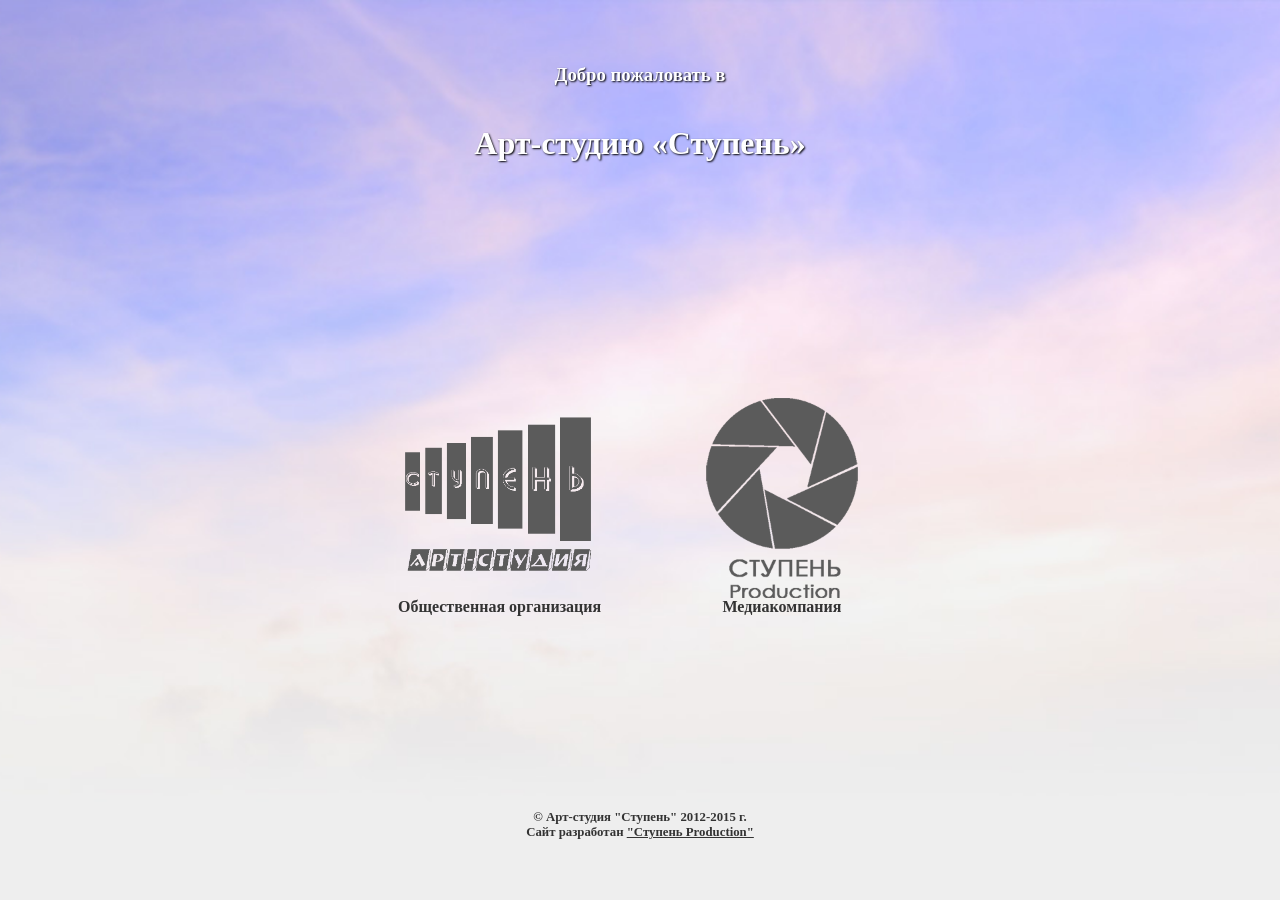
<file: index.html>
<!DOCTYPE <!DOCTYPE html>
<html>
<head>
  <link href='http://fonts.googleapis.com/css?family=Open+Sans:light&subset=cyrillic,latin' rel='stylesheet' type='text/css'>
  <link rel="stylesheet" type="text/css" href="style.css">
  <meta name="Keywords" content="Ступень Арт-ступень Арт-студия ступень развлечения"/>
  <meta name="Description" content="Сайт общественной организации Арт-студии Ступень арт-ступень.рф"/>
  <meta name="viewport" content="width=device-width">
  <meta charset="utf-8">
  <meta name='yandex-verification' content='68325a946a55b6d2' />
  <title>Ступень</title>
</head>
<body>
  <div class="logo">
    <H3>
      <P> <font>Добро пожаловать в</font>
      </P>
    </H3>
    <H1>
      <P> <font>Арт-студию &laquo;Ступень&raquo;</font>
      </P>
    </H1>
  </div>
  <nav>
    <a href="soc/index.html">
      <div class="struct">
        <div class = "p_img" id="soc"></div> <b>Общественная организация <b></div>
        </a>

        <a href="/pro/">
          <div class="struct">
            <div class = "p_img" id="prod"></div>
            <b>Медиакомпания
              <b></div>
            </a>
          </nav>
          <footer>
            &copy; Арт-студия "Ступень" 2012-2015 г.
            <br>
            Сайт разработан
            <a href=mailto:admin@арт-ступень.рф?subject:Вопросы по сайту>"Ступень Production"</a>
          </footer>
</body>
        </html>
</file>
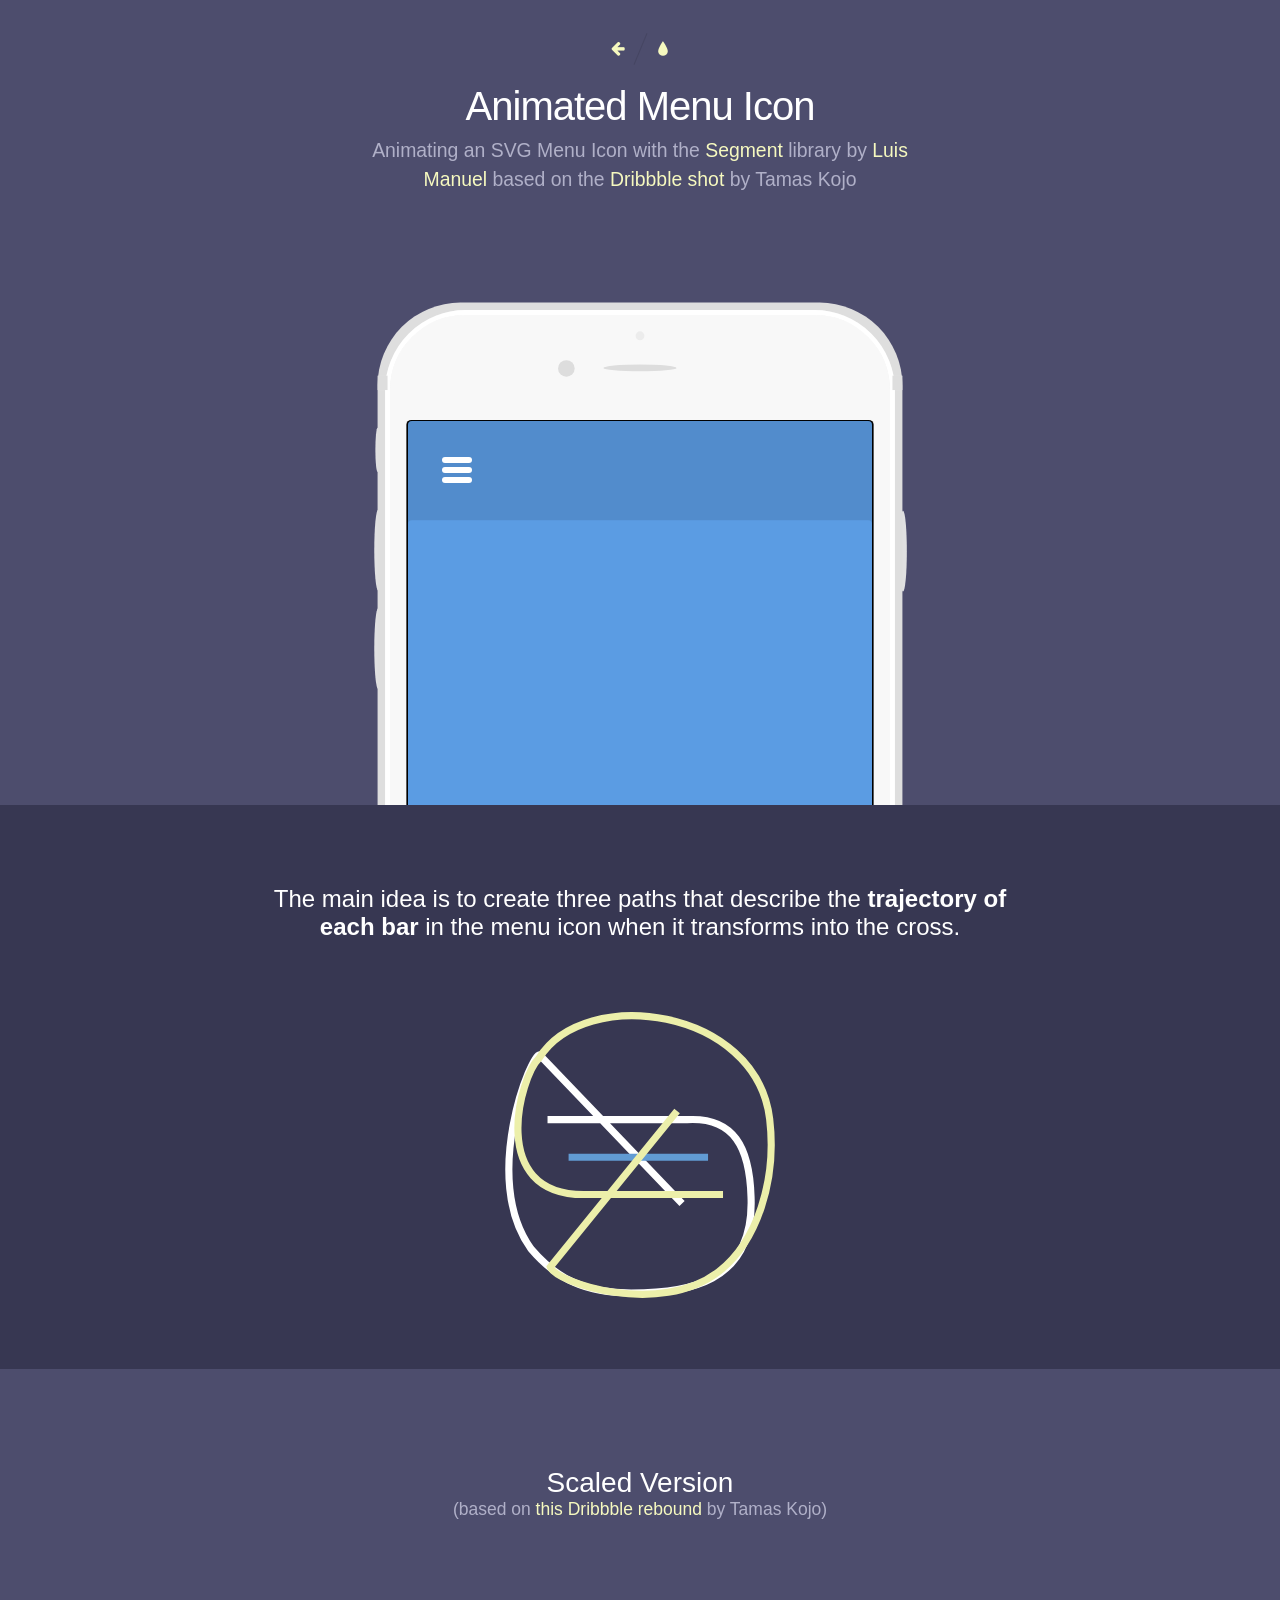
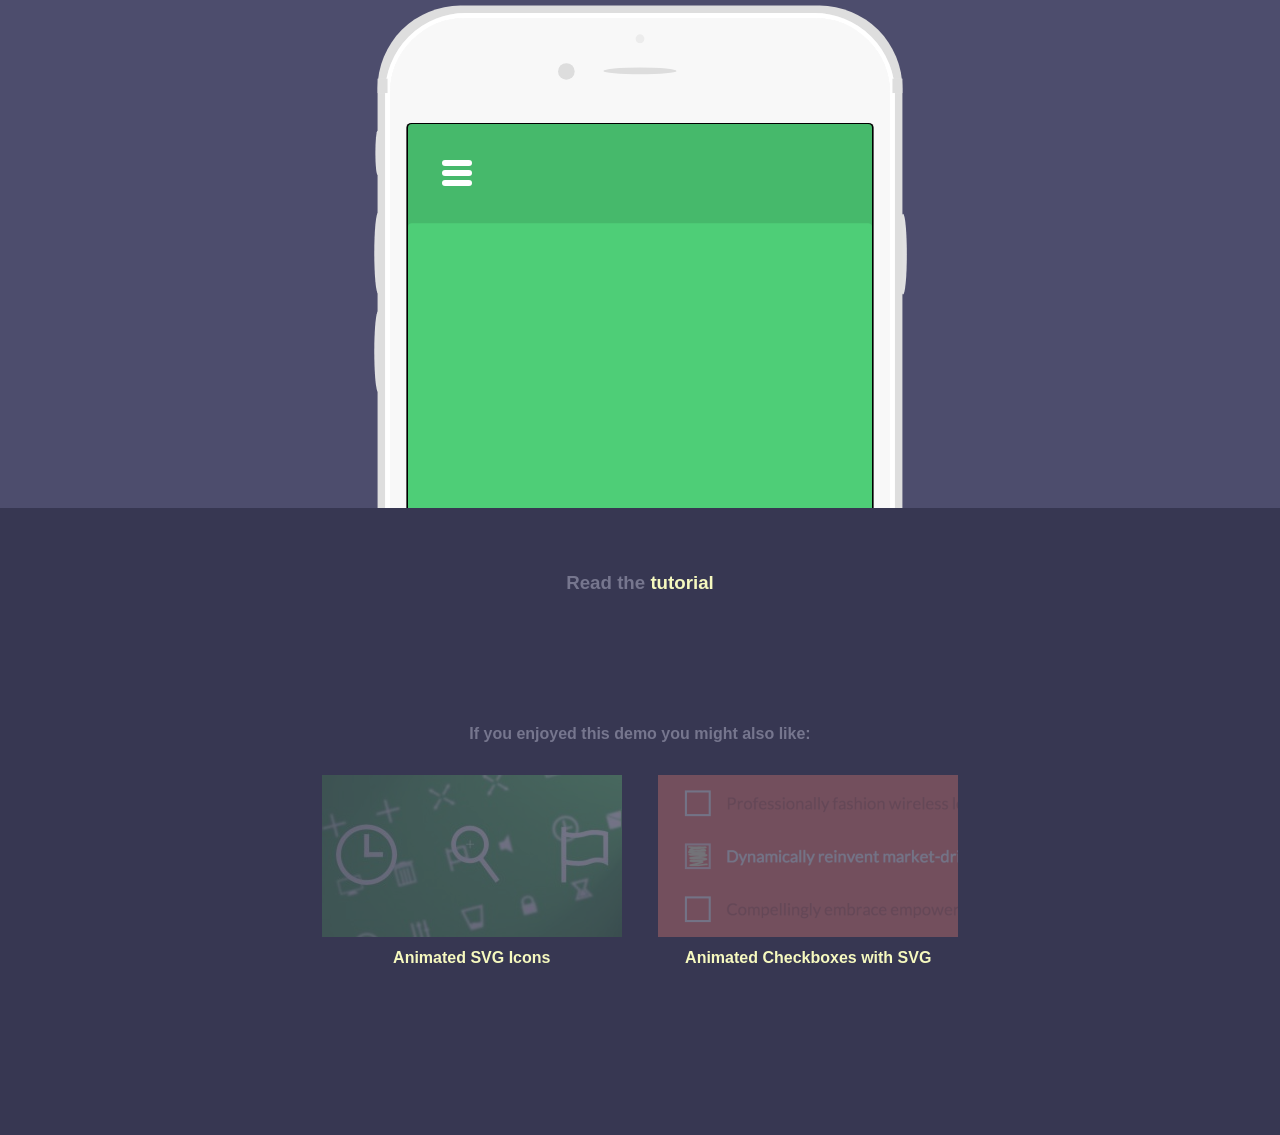
<file: pro/AnimatedMenuIcon/index.html>
<!DOCTYPE html>
<html lang="en">
	<head>
		<meta charset="UTF-8" />
		<meta http-equiv="X-UA-Compatible" content="IE=edge">
		<meta name="viewport" content="width=device-width, initial-scale=1">
		<title>Animated Menu Icon</title>
		<meta name="description" content="Demo for the the tutorial on how to animate a menu icon using SVG and Segment" />
		<meta name="keywords" content="SVG, Segment, animation, tutorial, hamburger icon, css, javascript" />
		<meta name="author" content="Luis Manuel for Codrops" />
		<link rel="shortcut icon" href="favicon.ico">
		<link rel="stylesheet" type="text/css" href="css/normalize.css" />
		<link rel="stylesheet" type="text/css" href="css/demo.css" />
		<link rel="stylesheet" type="text/css" href="css/component.css" />
		<!--[if IE]>
		<script src="http://html5shiv.googlecode.com/svn/trunk/html5.js"></script>
		<![endif]-->
		<script src="js/segment.min.js"></script>
		<script src="js/ease.min.js"></script>
	</head>
	<body>
		<div class="container">
			<header class="codrops-header">
				<div class="codrops-links">
					<a class="codrops-icon codrops-icon--prev" href="" title="Previous Demo"><span>Previous Demo</span></a>
					<a class="codrops-icon codrops-icon--drop" href="http://tympanus.net/codrops/?p=25371" title="Back to the article"><span>Back to the Codrops article</span></a>
				</div>
				<h1>Animated Menu Icon <span>Animating an SVG Menu Icon with the <a href="https://github.com/lmgonzalves/segment">Segment</a> library by <a href="https://twitter.com/lmgonzalves">Luis Manuel</a> based on the <a href="https://dribbble.com/shots/2265620-hamburger-menu" target="_blank">Dribbble shot</a> by Tamas Kojo</h1>
			</header>
			<div class="content">
				<div class="device">
					<div class="device__screen">
						<div id="menu-icon-wrapper" class="menu-icon-wrapper" style="visibility: hidden">
							<svg width="1000px" height="1000px">
								<path id="pathA" d="M 300 400 L 700 400 C 900 400 900 750 600 850 A 400 400 0 0 1 200 200 L 800 800"></path>
								<path id="pathB" d="M 300 500 L 700 500"></path>
								<path id="pathC" d="M 700 600 L 300 600 C 100 600 100 200 400 150 A 400 380 0 1 1 200 800 L 800 200"></path>
							</svg>
							<button id="menu-icon-trigger" class="menu-icon-trigger"></button>
						</div><!-- menu-icon-wrapper -->
						<div id="dummy" class="dummy">
							<div class="dummy__item"></div>
							<div class="dummy__item"></div>
							<div class="dummy__item"></div>
							<div class="dummy__item"></div>
						</div><!-- /dummy -->
					</div><!-- /device-content -->
				</div><!-- /device -->
			</div><!-- /content -->
			<div class="content content--alt">
				<p class="info">The main idea is to create three paths that describe the <strong>trajectory of each bar</strong> in the menu icon when it transforms into the cross. </p>
				<img class="info-img" src="img/menuicon.svg" alt="menuicon"/>
			</div>
			<div class="content">
				<h2 class="content__title">Scaled Version <span>(based on <a href="https://dribbble.com/shots/2269450-hamburger-menu-2"> this Dribbble rebound</a> by Tamas Kojo)</span></h2>
				<div class="device device--alt">
					<div class="device__screen">
						<div id="menu-icon-wrapper2" class="menu-icon-wrapper" style="visibility: hidden">
							<svg width="1000px" height="1000px">
								<path id="pathD" d="M 300 400 L 700 400 C 900 400 900 750 600 850 A 400 400 0 0 1 200 200 L 800 800"></path>
								<path id="pathE" d="M 300 500 L 700 500"></path>
								<path id="pathF" d="M 700 600 L 300 600 C 100 600 100 200 400 150 A 400 380 0 1 1 200 800 L 800 200"></path>
							</svg>
							<button id="menu-icon-trigger2" class="menu-icon-trigger"></button>
						</div><!-- menu-icon-wrapper -->
						<div id="dummy2" class="dummy">
							<div class="dummy__item"></div>
							<div class="dummy__item"></div>
							<div class="dummy__item"></div>
							<div class="dummy__item"></div>
						</div><!-- /dummy -->
					</div><!-- /device-content -->
				</div><!-- /device -->
			</div><!-- /content -->
			<!-- Related demos -->
			<section class="content content--related">
				<h3>Read the <a href="http://tympanus.net/codrops/?p=25371">tutorial</a></h3>
				<p>If you enjoyed this demo you might also like:</p>
				<a class="media-item" href="http://tympanus.net/Development/AnimatedSVGIcons/">
					<img class="media-item__img" src="img/related/AnimatedSVGIcons.jpg">
					<h3 class="media-item__title">Animated SVG Icons</h3>
				</a>
				<a class="media-item" href="http://tympanus.net/Development/AnimatedCheckboxes/">
					<img class="media-item__img" src="img/related/AnimatedCheckboxes.png">
					<h3 class="media-item__title">Animated Checkboxes with SVG</h3>
				</a>
			</section>
		</div><!-- /container -->
		<script src="js/main.js"></script>
	</body>
</html>
</file>
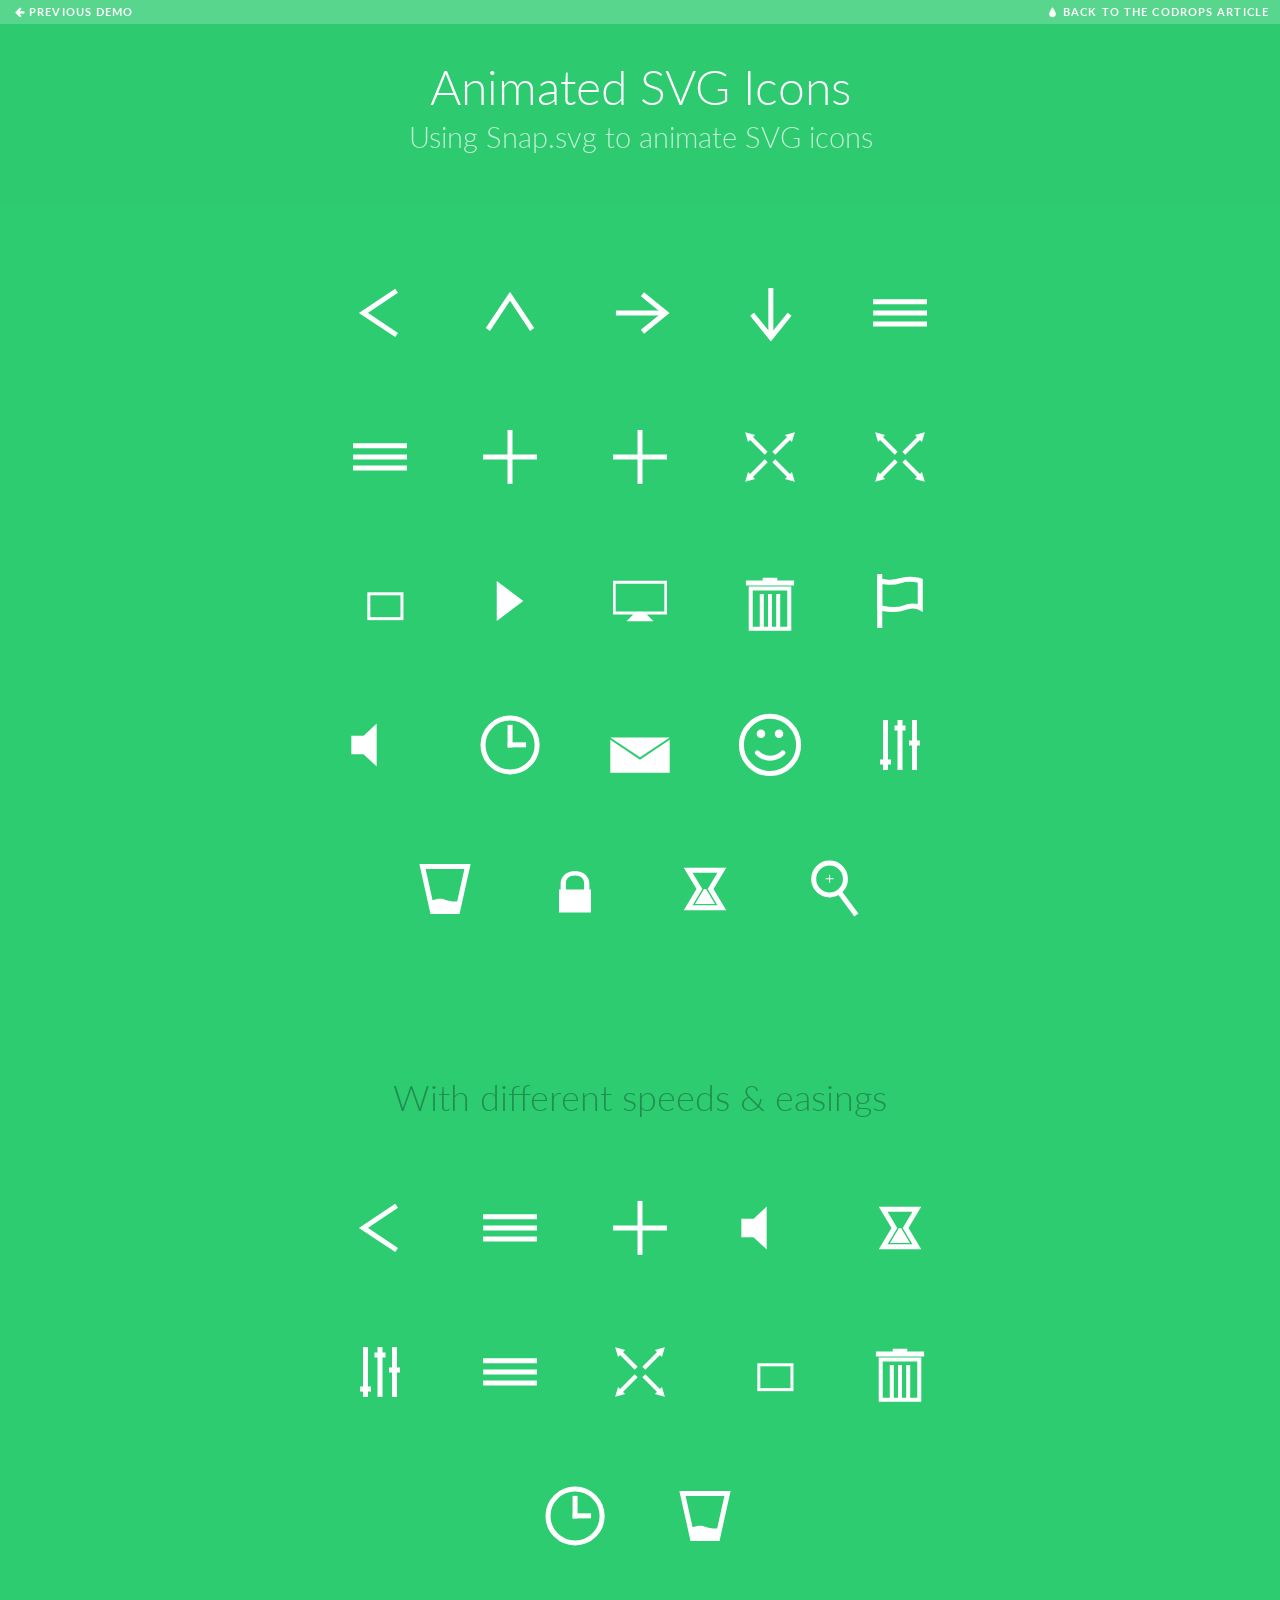
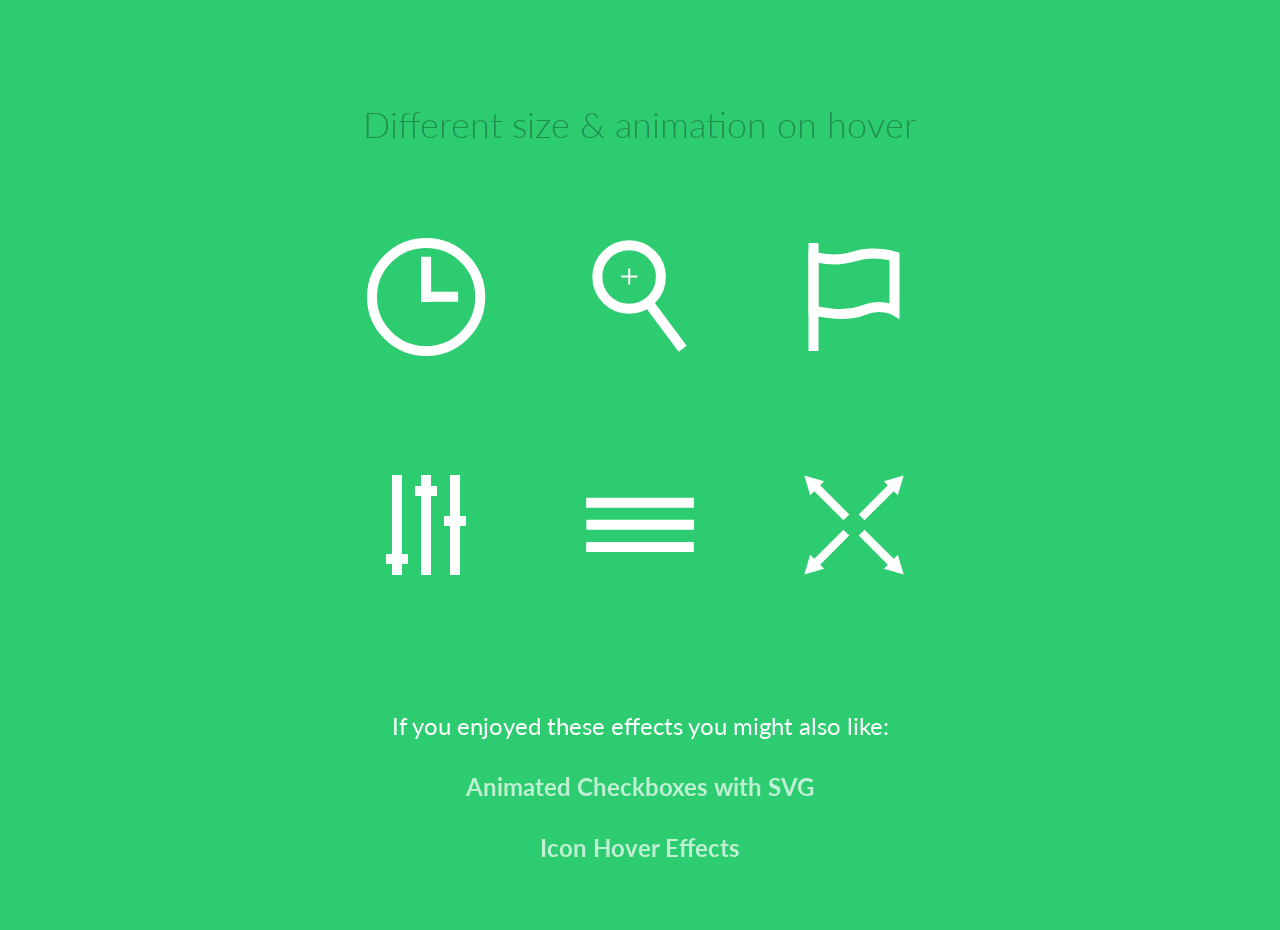
<file: pro/AnimatedSVGIcons/index.html>
<!DOCTYPE html>
<html lang="en" class="no-js">
	<head>
		<meta charset="UTF-8" />
		<meta http-equiv="X-UA-Compatible" content="IE=edge,chrome=1"> 
		<meta name="viewport" content="width=device-width, initial-scale=1.0"> 
		<title>Animated SVG Icons: Using Snap.svg to animate SVG icons</title>
		<meta name="description" content="Animated SVG Icons: Using Snap.svg to animate SVG icons" />
		<meta name="keywords" content="svg, animated svg, svg icons, snap.svg, integrate svg icons on website, hover svg" />
		<meta name="author" content="Codrops" />
		<link rel="shortcut icon" href="../favicon.ico">
		<link rel="stylesheet" type="text/css" href="css/normalize.css" />
		<link rel="stylesheet" type="text/css" href="css/demo.css" />
		<link rel="stylesheet" type="text/css" href="css/component.css" />
		<script src="js/snap.svg-min.js"></script>
		<script src="js/modernizr.custom.js"></script>
	</head>
	<body>
		<div class="container">
			<!-- Top Navigation -->
			<div class="codrops-top clearfix">
				<a class="codrops-icon codrops-icon-prev" href="http://tympanus.net/Tutorials/MediumStylePageTransition/"><span>Previous Demo</span></a>
				<span class="right"><a class="codrops-icon codrops-icon-drop" href="http://tympanus.net/codrops/?p=16851"><span>Back to the Codrops Article</span></a></span>
			</div>
			<header>
				<h1>Animated SVG Icons <span>Using Snap.svg to animate SVG icons</span></h1> 
			</header>
			<section class="si-icons si-icons-default">
				<span class="si-icon si-icon-nav-left-arrow" data-icon-name="navLeftArrow"></span>
				<span class="si-icon si-icon-nav-up-arrow" data-icon-name="navUpArrow"></span>
				<span class="si-icon si-icon-right-arrow" data-icon-name="rightArrow"></span>
				<span class="si-icon si-icon-down-arrow" data-icon-name="downArrow"></span>
				<span class="si-icon si-icon-hamburger" data-icon-name="hamburger"></span>
				<span class="si-icon si-icon-hamburger-cross" data-icon-name="hamburgerCross"></span>
				<span class="si-icon si-icon-plus" data-icon-name="plus"></span>
				<span class="si-icon si-icon-plus-cross" data-icon-name="plusCross"></span>
				<span class="si-icon si-icon-maximize" data-icon-name="maximize"></span>
				<span class="si-icon si-icon-maximize-rotate" data-icon-name="maximizeRotate"></span>
				<span class="si-icon si-icon-contract" data-icon-name="contract"></span>
				<span class="si-icon si-icon-play" data-icon-name="play"></span>
				<span class="si-icon si-icon-monitor" data-icon-name="monitor"></span>
				<span class="si-icon si-icon-trash" data-icon-name="trash"></span>
				<span class="si-icon si-icon-flag" data-icon-name="flag"></span>
				<span class="si-icon si-icon-volume" data-icon-name="volume"></span>
				<span class="si-icon si-icon-clock" data-icon-name="clock"></span>
				<span class="si-icon si-icon-mail" data-icon-name="mail"></span>
				<span class="si-icon si-icon-smiley" data-icon-name="smiley"></span>
				<span class="si-icon si-icon-equalizer" data-icon-name="equalizer"></span>
				<span class="si-icon si-icon-glass-empty" data-icon-name="glass"></span>
				<span class="si-icon si-icon-lock" data-icon-name="padlock"></span>
				<span class="si-icon si-icon-hourglass" data-icon-name="hourglass"></span>
				<span class="si-icon si-icon-zoom" data-icon-name="zoom"></span>
			</section>
			<section class="si-icons si-icons-easing">
				<h2>With different speeds &amp; easings</h2>
				<span class="si-icon si-icon-nav-left-arrow" data-icon-name="navLeftArrow"></span>
				<span class="si-icon si-icon-hamburger" data-icon-name="hamburger"></span>
				<span class="si-icon si-icon-plus" data-icon-name="plus"></span>
				<span class="si-icon si-icon-volume" data-icon-name="volume"></span>
				<span class="si-icon si-icon-hourglass" data-icon-name="hourglass"></span>
				<span class="si-icon si-icon-equalizer" data-icon-name="equalizer"></span>
				<span class="si-icon si-icon-hamburger-cross" data-icon-name="hamburgerCross"></span>
				<span class="si-icon si-icon-maximize" data-icon-name="maximize"></span>
				<span class="si-icon si-icon-contract" data-icon-name="contract"></span>
				<span class="si-icon si-icon-trash" data-icon-name="trash"></span>
				<span class="si-icon si-icon-clock" data-icon-name="clock"></span>
				<span class="si-icon si-icon-glass-empty" data-icon-name="glass"></span>	
			</section>
			<section class="si-icons si-icons-hover">
				<h2>Different size &amp; animation on hover</h2>
				<span class="si-icon si-icon-clock" data-icon-name="clock"></span>
				<span class="si-icon si-icon-zoom" data-icon-name="zoom"></span>
				<span class="si-icon si-icon-flag" data-icon-name="flag"></span>
				<span class="si-icon si-icon-equalizer" data-icon-name="equalizer"></span>
				<span class="si-icon si-icon-hamburger" data-icon-name="hamburger"></span>
				<span class="si-icon si-icon-maximize" data-icon-name="maximize"></span>
			</section>
			<section class="related">
				<p>If you enjoyed these effects you might also like:</p>
				<div><a href="http://tympanus.net/Development/AnimatedCheckboxes/"><h4>Animated Checkboxes with SVG</h4></a></div>
				<div><a href="http://tympanus.net/Development/IconHoverEffects/"><h4>Icon Hover Effects</h4></a></div>
			</section>
		</div><!-- /container -->
		<script src="js/svgicons-config.js"></script>
		<script src="js/svgicons.js"></script>
		<script>
			(function() {
				// initialize all
				
				[].slice.call( document.querySelectorAll( '.si-icons-default > .si-icon' ) ).forEach( function( el ) {
					var svgicon = new svgIcon( el, svgIconConfig );
				} );

				new svgIcon( document.querySelector( '.si-icons-easing .si-icon-nav-left-arrow' ), svgIconConfig, { easing : mina.backin } );
				new svgIcon( document.querySelector( '.si-icons-easing .si-icon-hamburger' ), svgIconConfig, { easing : mina.backin } );
				new svgIcon( document.querySelector( '.si-icons-easing .si-icon-plus' ), svgIconConfig, { easing : mina.backin } );
				new svgIcon( document.querySelector( '.si-icons-easing .si-icon-volume' ), svgIconConfig, { easing : mina.backin } );
				new svgIcon( document.querySelector( '.si-icons-easing .si-icon-hourglass' ), svgIconConfig, { easing : mina.backin } );
				new svgIcon( document.querySelector( '.si-icons-easing .si-icon-equalizer' ), svgIconConfig, { easing : mina.backin } );
				new svgIcon( document.querySelector( '.si-icons-easing .si-icon-hamburger-cross' ), svgIconConfig, { easing : mina.elastic, speed: 600 } );
				new svgIcon( document.querySelector( '.si-icons-easing .si-icon-trash' ), svgIconConfig, { easing : mina.elastic, speed: 600 } );
				new svgIcon( document.querySelector( '.si-icons-easing .si-icon-clock' ), svgIconConfig, { easing : mina.elastic, speed: 600 } );
				new svgIcon( document.querySelector( '.si-icons-easing .si-icon-maximize' ), svgIconConfig, { easing : mina.elastic, speed: 600 } );
				new svgIcon( document.querySelector( '.si-icons-easing .si-icon-contract' ), svgIconConfig, { easing : mina.elastic, speed: 600 } );
				new svgIcon( document.querySelector( '.si-icons-easing .si-icon-glass-empty' ), svgIconConfig, { easing : mina.elastic, speed: 600 } );

				new svgIcon( document.querySelector( '.si-icons-hover .si-icon-clock' ), svgIconConfig, { easing : mina.backin, evtoggle : 'mouseover', size : { w : 128, h : 128 } } );
				new svgIcon( document.querySelector( '.si-icons-hover .si-icon-hamburger' ), svgIconConfig, { easing : mina.backin, evtoggle : 'mouseover', size : { w : 128, h : 128 } } );
				new svgIcon( document.querySelector( '.si-icons-hover .si-icon-flag' ), svgIconConfig, { easing : mina.backin, evtoggle : 'mouseover', size : { w : 128, h : 128 } } );
				new svgIcon( document.querySelector( '.si-icons-hover .si-icon-zoom' ), svgIconConfig, { easing : mina.backin, evtoggle : 'mouseover', size : { w : 128, h : 128 } } );
				new svgIcon( document.querySelector( '.si-icons-hover .si-icon-maximize' ), svgIconConfig, { easing : mina.backin, evtoggle : 'mouseover', size : { w : 128, h : 128 } } );
				new svgIcon( document.querySelector( '.si-icons-hover .si-icon-equalizer' ), svgIconConfig, { easing : mina.backin, evtoggle : 'mouseover', size : { w : 128, h : 128 } } );
			})();
		</script>
	</body>
</html>
</file>
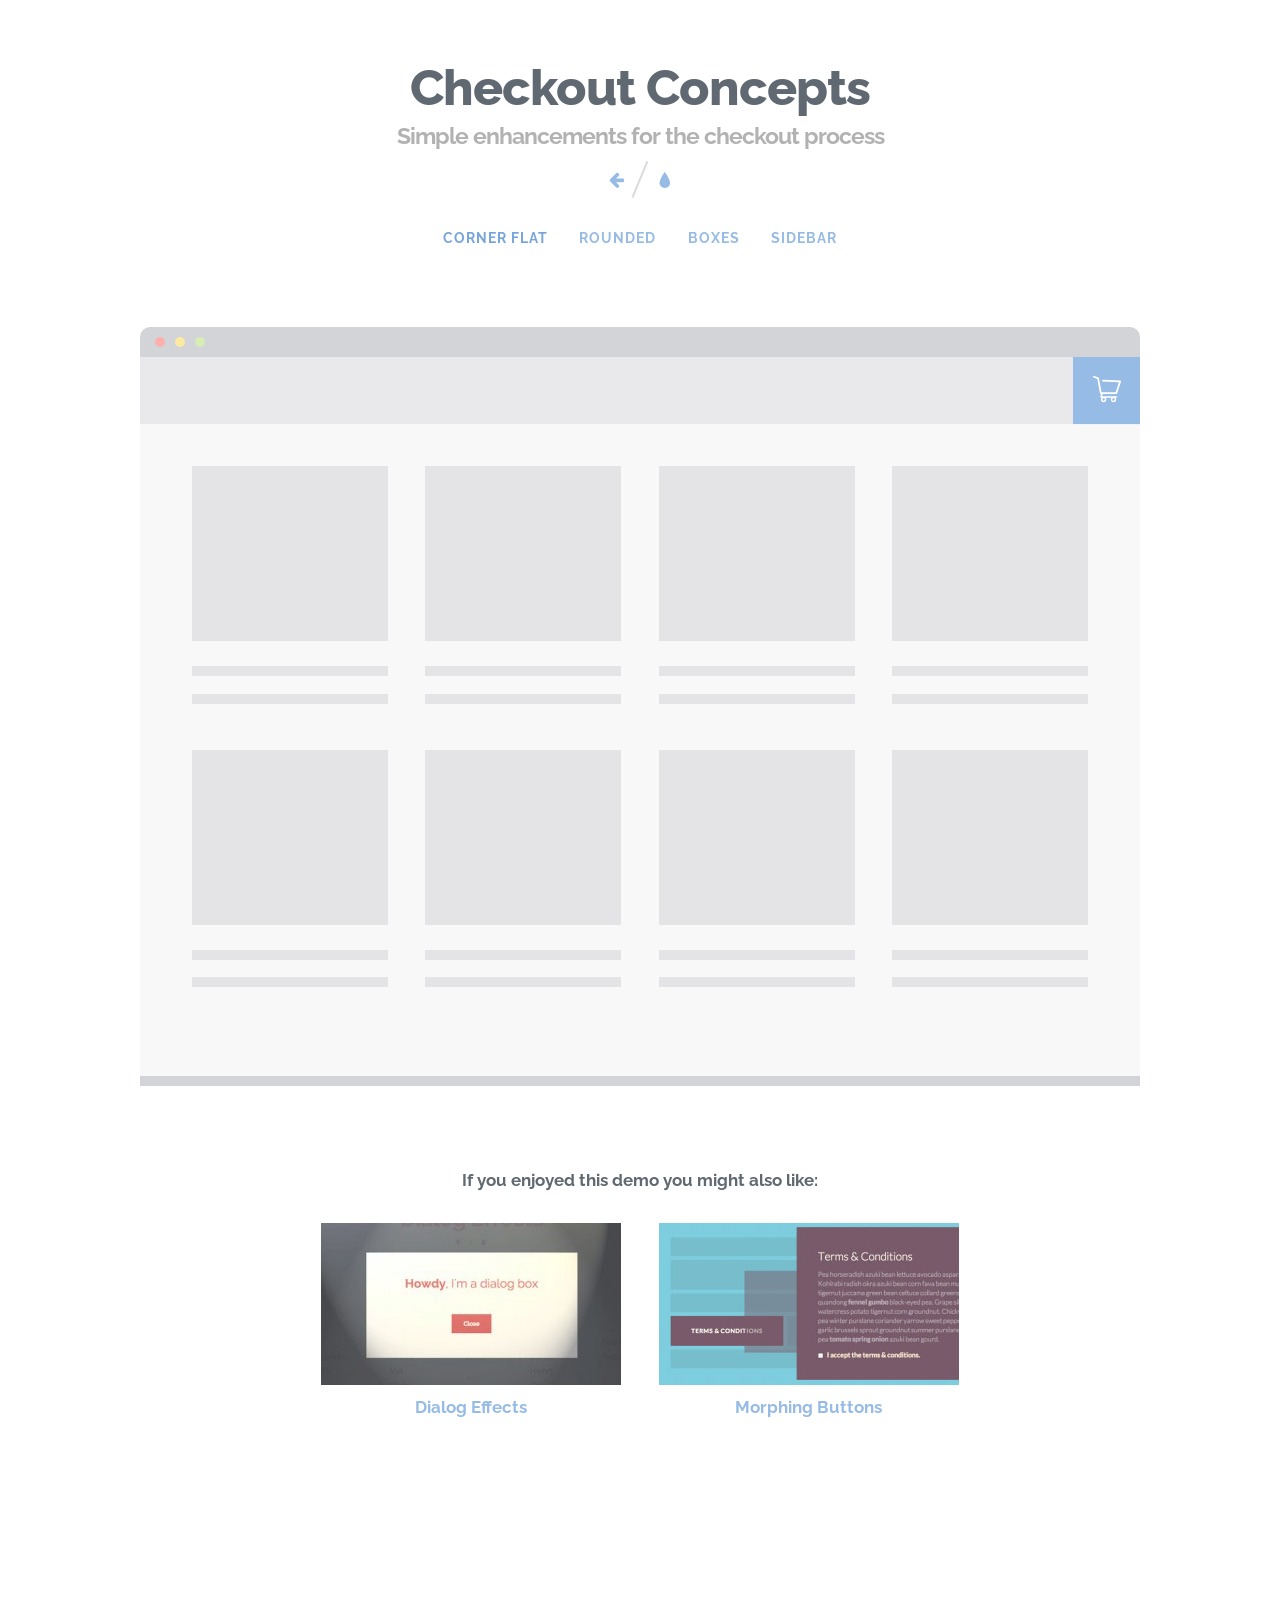
<file: pro/CheckoutConcepts copy 2/index.html>
<!DOCTYPE html>
<html lang="en" class="no-js">
	<head>
		<meta charset="UTF-8" />
		<meta http-equiv="X-UA-Compatible" content="IE=edge">
		<meta name="viewport" content="width=device-width, initial-scale=1">
		<title>Checkout Concepts | Demo: Corner Flat</title>
		<meta name="description" content="Some simple ideas for enhancing the checkout process" />
		<meta name="keywords" content="checkout, button, concept, animated, web design, inspiration" />
		<meta name="author" content="Codrops" />
		<link rel="shortcut icon" href="../favicon.ico">
		<link rel="stylesheet" type="text/css" href="css/normalize.css" />
		<link rel="stylesheet" type="text/css" href="fonts/font-awesome-4.2.0/css/font-awesome.min.css" />
		<link rel="stylesheet" type="text/css" href="css/demo.css" />
		<link rel="stylesheet" type="text/css" href="css/checkout-cornerflat.css" />
		<!--[if IE]>
  		<script src="http://html5shiv.googlecode.com/svn/trunk/html5.js"></script>
		<![endif]-->
	</head>
	<body>
		<div class="container">
			<header class="codrops-header">
				<h1>Checkout Concepts <span>Simple enhancements for the checkout process</span></h1>
				<div class="codrops-links">
					<a class="codrops-icon codrops-icon--prev" href="http://tympanus.net/Development/TextInputEffects/" title="Previous Demo"><span>Previous Demo</span></a>
					<a class="codrops-icon codrops-icon--drop" href="http://tympanus.net/codrops/?p=22434" title="Back to the article"><span>Back to the Codrops article</span></a>
				</div>
				<nav class="codrops-demos">
					<a href="index.html" class="current-demo">Corner Flat</a>
					<a href="rounded.html">Rounded</a>
					<a href="boxes.html">Boxes</a>
					<a href="sidebar.html">Sidebar</a>
				</nav>
			</header>
			<section class="content">
				<div class="dummy-browser">
					<div class="dummy-header"></div>
					<div class="checkout">
						<a class="checkout__button" href="#"><!-- Fallback location -->
							<span class="checkout__text">
								<svg class="checkout__icon" width="30px" height="30px" viewBox="0 0 35 35">
									<path fill="#fff" d="M33.623,8.004c-0.185-0.268-0.486-0.434-0.812-0.447L12.573,6.685c-0.581-0.025-1.066,0.423-1.091,1.001 c-0.025,0.578,0.423,1.065,1.001,1.091L31.35,9.589l-3.709,11.575H11.131L8.149,4.924c-0.065-0.355-0.31-0.652-0.646-0.785 L2.618,2.22C2.079,2.01,1.472,2.274,1.26,2.812s0.053,1.146 0.591,1.357l4.343,1.706L9.23,22.4c0.092,0.497,0.524,0.857,1.03,0.857 h0.504l-1.15,3.193c-0.096,0.268-0.057,0.565,0.108,0.798c0.163,0.232,0.429,0.37,0.713,0.37h0.807 c-0.5,0.556-0.807,1.288-0.807,2.093c0,1.732,1.409,3.141,3.14,3.141c1.732,0,3.141-1.408,3.141-3.141c0-0.805-0.307-1.537-0.807-2.093h6.847c-0.5,0.556-0.806,1.288-0.806,2.093c0,1.732,1.407,3.141,3.14,3.141 c1.731,0,3.14-1.408,3.14-3.141c0-0.805-0.307-1.537-0.806-2.093h0.98c0.482,0,0.872-0.391,0.872-0.872s-0.39-0.873-0.872-0.873 H11.675l0.942-2.617h15.786c0.455,0,0.857-0.294,0.996-0.727l4.362-13.608C33.862,8.612,33.811,8.272,33.623,8.004z M13.574,31.108c-0.769,0-1.395-0.626-1.395-1.396s0.626-1.396,1.395-1.396c0.77,0,1.396,0.626,1.396,1.396S14.344,31.108,13.574,31.108z M25.089,31.108c-0.771,0-1.396 0.626-1.396-1.396s0.626-1.396,1.396-1.396c0.77,0,1.396,0.626,1.396,1.396 S25.858,31.108,25.089,31.108z"/>
								</svg>
							</span>
						</a>
						<div class="checkout__order">
							<div class="checkout__order-inner">
								<table class="checkout__summary">
									<thead>
								        <tr><th>Your Order</th><th>Price</th></tr>
								    </thead>
								    <tfoot>
								        <tr><th colspan="2">Total <span class="checkout__total">$56.20</span></th></tr>
								    </tfoot>
								    <tbody>
										<tr><td>Imitations <span>Mark Lanegan</span></td><td>$9.90</td></tr>
										<tr><td>In The Silence <span>Ásgeir</span></td><td>$5.50</td></tr>
										<tr><td>Out Of Exile <span>Audioslave</span></td><td>$11.00</td></tr>
										<tr><td>London <span>Frank Sinatra</span></td><td>$19.90</td></tr>
										<tr><td>Cure For Pain <span>Morphine</span></td><td>$9.90</td></tr>
									</tbody>
								</table><!-- /checkout__summary -->
								<button class="checkout__option checkout__option--silent checkout__cancel"><i class="fa fa-angle-left"></i> Continue Shopping</button><button class="checkout__option">Buy</button>
								<button class="checkout__close checkout__cancel"><i class="icon fa fa-fw fa-close"></i>Close</button>
							</div><!-- /checkout__order-inner -->
						</div><!-- /checkout__order -->
					</div><!-- /checkout -->
					<div class="dummy-grid dummy-grid--filled">
						<div class="dummy-grid__item"></div>
						<div class="dummy-grid__item"></div>
						<div class="dummy-grid__item"></div>
						<div class="dummy-grid__item"></div>
						<div class="dummy-grid__item"></div>
						<div class="dummy-grid__item"></div>
						<div class="dummy-grid__item"></div>
						<div class="dummy-grid__item"></div>
					</div><!-- /dummy-grid -->
				</div>
			</section> 
			<section class="content content--related">
				<p>If you enjoyed this demo you might also like:</p>
				<a class="media-item" href="http://tympanus.net/Development/DialogEffects/">
					<img class="media-item__img" src="img/related/DialogEffects.jpg" />
					<h3 class="media-item__title">Dialog Effects</h3>
				</a>
				<a class="media-item" href="http://tympanus.net/Development/ButtonComponentMorph/">
					<img class="media-item__img" src="img/related/MorphingButtons.jpg" />
					<h3 class="media-item__title">Morphing Buttons</h3>
				</a>
			</section>
		</div><!-- /container -->
		<script src="js/classie.js"></script>
		<script>
			(function() {
				[].slice.call( document.querySelectorAll( '.checkout' ) ).forEach( function( el ) {
					var openCtrl = el.querySelector( '.checkout__button' ),
						closeCtrls = el.querySelectorAll( '.checkout__cancel' );

					openCtrl.addEventListener( 'click', function(ev) {
						ev.preventDefault();
						classie.add( el, 'checkout--active' );
					} );

					[].slice.call( closeCtrls ).forEach( function( ctrl ) {
						ctrl.addEventListener( 'click', function() {
							classie.remove( el, 'checkout--active' );
						} );
					} );
				} );
			})();
		</script>
	</body>
</html>
</file>
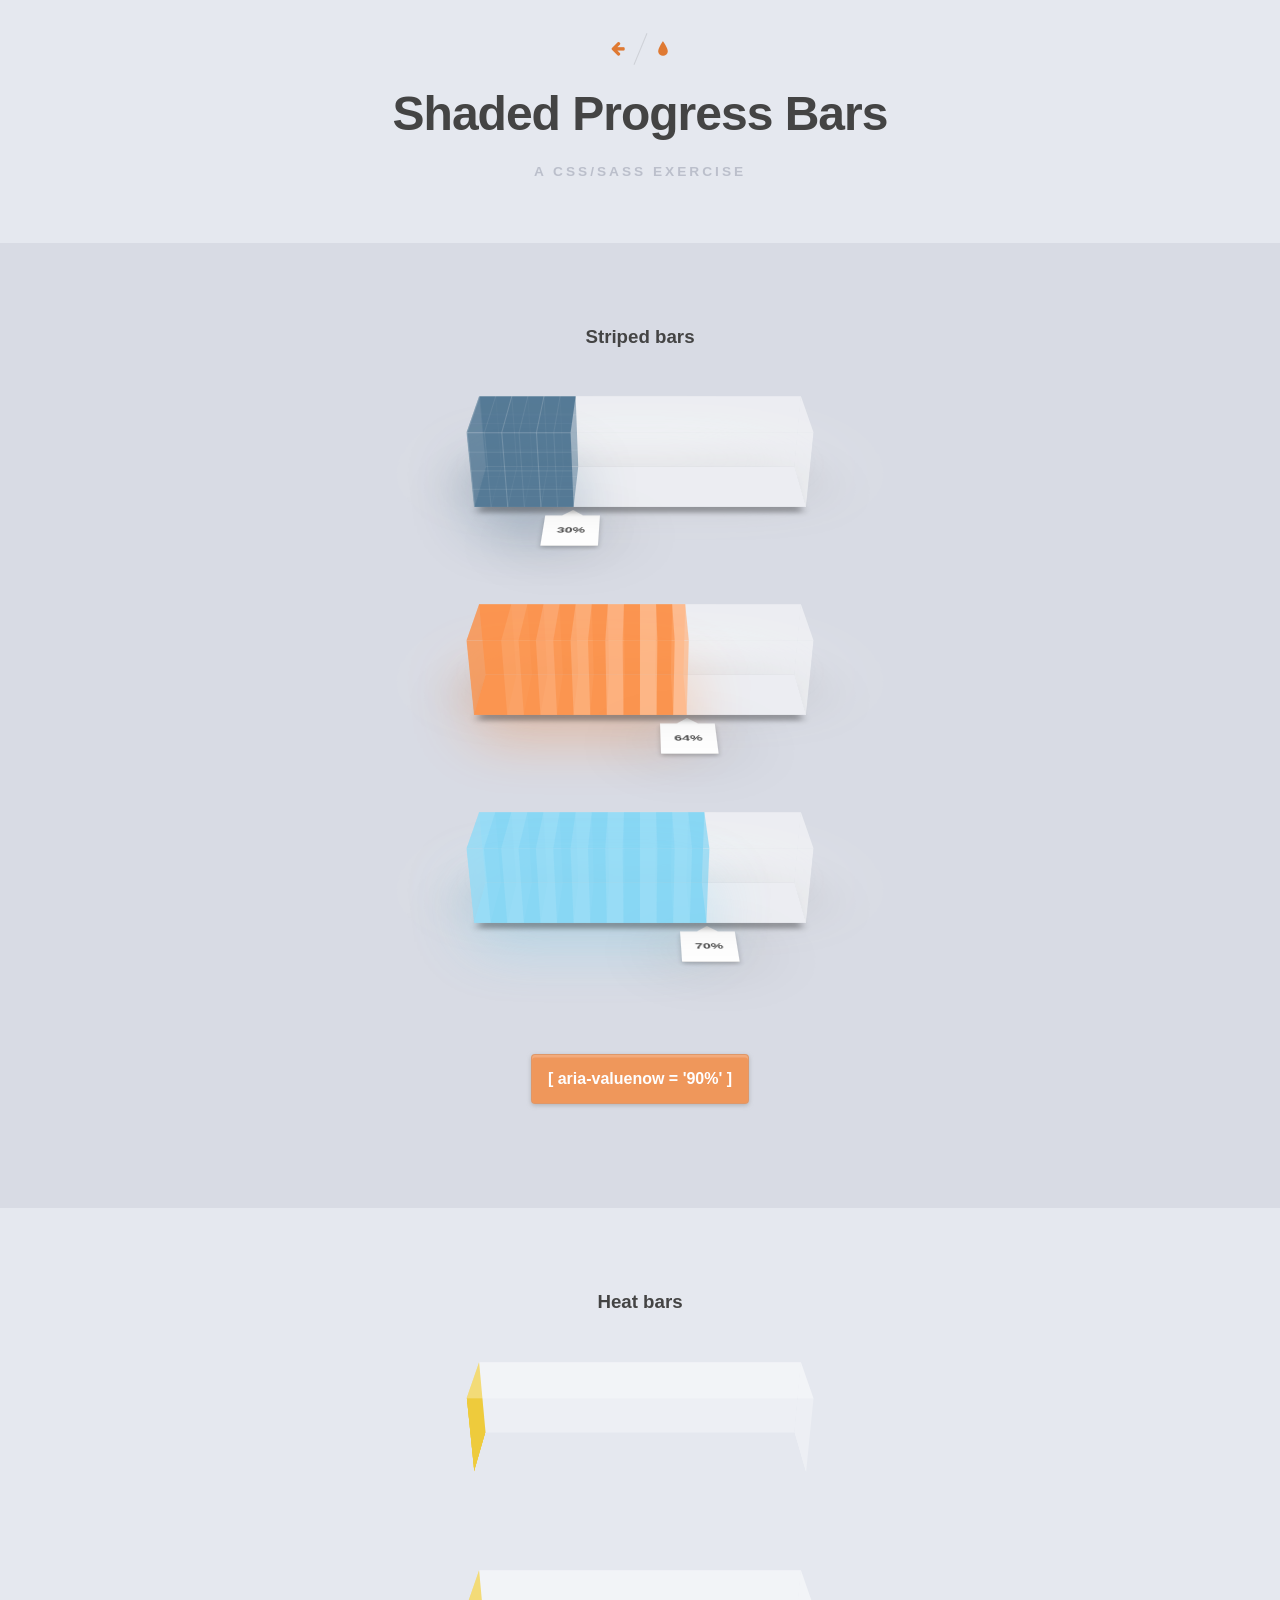
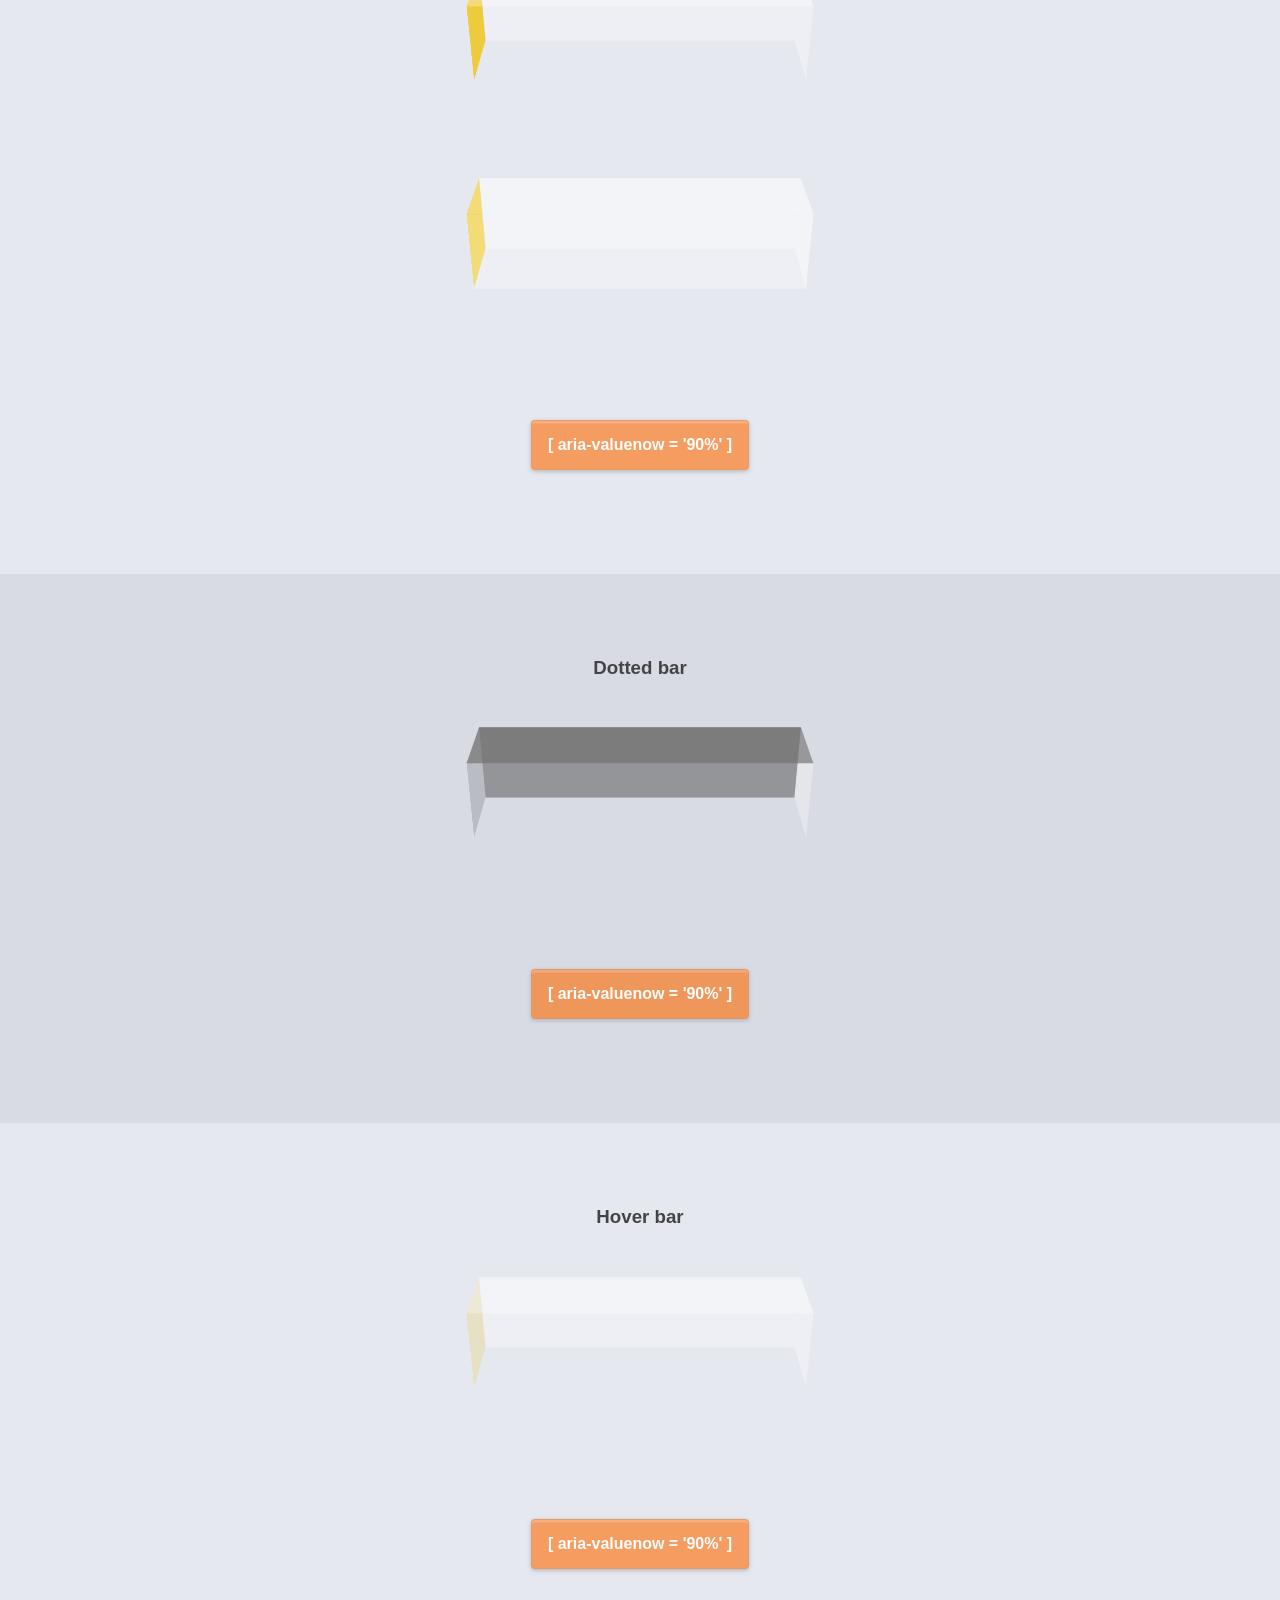
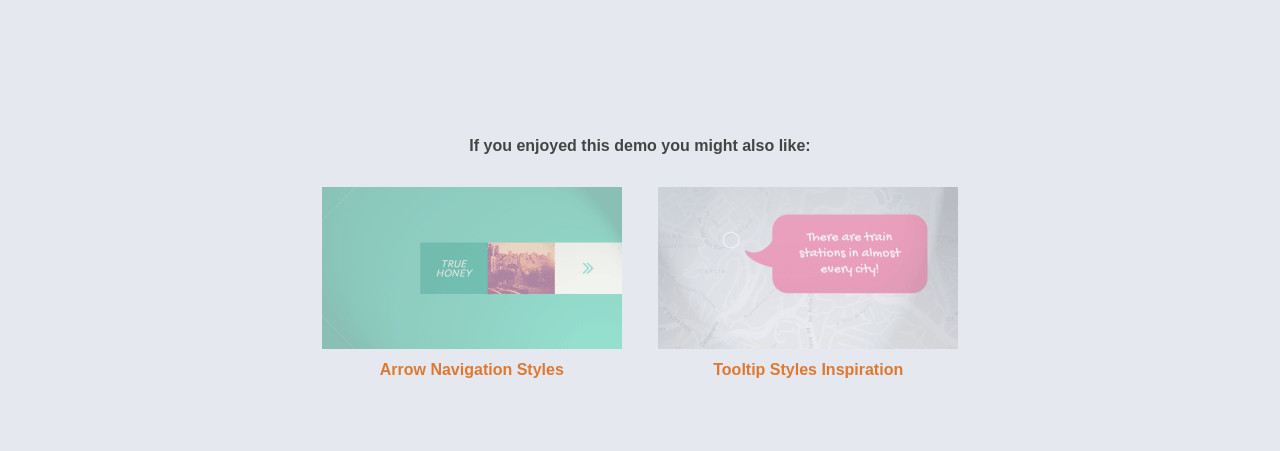
<file: pro/CSSProgress/index.html>
<!DOCTYPE html>
<html lang="en" class="no-js">

<head>
	<meta charset="UTF-8" />
	<meta http-equiv="X-UA-Compatible" content="IE=edge">
	<meta name="viewport" content="width=device-width, initial-scale=1">
	<title>Shaded Progress Bars: A CSS/Sass Exercise | Codrops Demo</title>
	<meta name="description" content="Demo for a tutorial on how to create shaded CSS-only progress bars with Sass" />
	<meta name="keywords" content="css progress, sass, progress bar, tutorial, css-only, mixin" />
	<meta name="author" content="Rafael González for Codrops" />
	<link rel="shortcut icon" href="favicon.ico">
	<link rel="stylesheet" type="text/css" href="css/normalize.css" />
	<link rel="stylesheet" type="text/css" href="fonts/font-awesome-4.3.0/css/font-awesome.min.css" />
	<link rel="stylesheet" type="text/css" href="css/demo.css" />
	<link rel="stylesheet" type="text/css" href="css/component.css" />
	<link rel="stylesheet" type="text/css" href="css/custom-bars.css" />
	<!--[if IE]>
		<script src="http://html5shiv.googlecode.com/svn/trunk/html5.js"></script>
	<![endif]-->
</head>

<body>
	<div class="container">
		<header class="codrops-header">
			<div class="codrops-links">
				<a class="codrops-icon codrops-icon--prev" href="http://tympanus.net/Development/ElasticProgress/" title="Previous Demo"><span>Previous Demo</span></a>
				<a class="codrops-icon codrops-icon--drop" href="http://tympanus.net/codrops/?p=25049" title="Back to the article"><span>Back to the Codrops article</span></a>
			</div>
			<h1>Shaded Progress Bars <span>A CSS/Sass Exercise</span></h1>
		</header>
		<section class="content">
			<!-- <h2>h2</h2> -->
			<article class="flexy-grid">
				<h3>Striped bars</h3>
				<input type="checkbox" id="bar-1">
				<div class="flexy-column">
					<div class="progress-factor flexy-item">
						<div class="progress-bar">
							<div class="bar has-rotation has-colors navy ruler" role="progressbar" aria-valuenow="30" aria-valuemin="0" aria-valuemax="100" id="bar-0_0">
								<div class="tooltip white"></div>
								<div class="bar-face face-position roof percentage"></div>
								<div class="bar-face face-position back percentage"></div>
								<div class="bar-face face-position floor percentage volume-lights"></div>
								<div class="bar-face face-position left"></div>
								<div class="bar-face face-position right"></div>
								<div class="bar-face face-position front percentage volume-lights shine"></div>
							</div>
						</div>
					</div>
				</div>
				<div class="flexy-column">
					<div class="progress-factor flexy-item">
						<div class="progress-bar">
							<div class="bar has-rotation has-colors orange ruler-2" role="progressbar" aria-valuenow="64" aria-valuemin="0" aria-valuemax="100">
								<div class="tooltip white"></div>
								<div class="bar-face face-position roof percentage"></div>
								<div class="bar-face face-position back percentage"></div>
								<div class="bar-face face-position floor percentage volume-lights"></div>
								<div class="bar-face face-position left"></div>
								<div class="bar-face face-position right"></div>
								<div class="bar-face face-position front percentage volume-lights shine"></div>
							</div>
						</div>
					</div>
				</div>
				<div class="flexy-column">
					<div class="progress-factor flexy-item">
						<div class="progress-bar">
							<div class="bar has-rotation has-colors cyan ruler-3" role="progressbar" aria-valuenow="70" aria-valuemin="0" aria-valuemax="100">
								<div class="tooltip white"></div>
								<div class="bar-face face-position roof percentage"></div>
								<div class="bar-face face-position back percentage"></div>
								<div class="bar-face face-position floor percentage volume-lights"></div>
								<div class="bar-face face-position left"></div>
								<div class="bar-face face-position right"></div>
								<div class="bar-face face-position front percentage volume-lights shine"></div>
							</div>
						</div>
					</div>
				</div>
				<label class="value-label" for="bar-1">[ aria-valuenow = '90%' ]</label>
			</article>
			<article class="flexy-grid">
				<h3>Heat bars</h3>
				<input type="checkbox" id="bar-2">
				<div class="flexy-column">
					<div class="progress-factor flexy-item">
						<div class="progress-bar">
							<div class="bar has-rotation has-colors red heat-gradient" role="progressbar" aria-valuenow="80" aria-valuemin="0" aria-valuemax="100">
								<div class="tooltip heat-gradient-tooltip"></div>
								<div class="bar-face face-position roof percentage"></div>
								<div class="bar-face face-position back percentage"></div>
								<div class="bar-face face-position floor percentage volume-lights"></div>
								<div class="bar-face face-position left"></div>
								<div class="bar-face face-position right"></div>
								<div class="bar-face face-position front percentage volume-lights shine"></div>
							</div>
						</div>
					</div>
				</div>
				<div class="flexy-column">
					<div class="progress-factor flexy-item">
						<div class="progress-bar">
							<div class="bar has-rotation has-colors red heat-gradient" role="progressbar" aria-valuenow="60" aria-valuemin="0" aria-valuemax="100">
								<div class="tooltip heat-gradient-tooltip"></div>
								<div class="bar-face face-position roof percentage"></div>
								<div class="bar-face face-position back percentage"></div>
								<div class="bar-face face-position floor percentage volume-lights"></div>
								<div class="bar-face face-position left"></div>
								<div class="bar-face face-position right"></div>
								<div class="bar-face face-position front percentage volume-lights shine"></div>
							</div>
						</div>
					</div>
				</div>
				<div class="flexy-column">
					<div class="progress-factor flexy-item">
						<div class="progress-bar">
							<div class="bar has-rotation has-colors red heat-gradient" role="progressbar" aria-valuenow="10" aria-valuemin="0" aria-valuemax="100">
								<div class="tooltip heat-gradient-tooltip"></div>
								<div class="bar-face face-position roof percentage"></div>
								<div class="bar-face face-position back percentage"></div>
								<div class="bar-face face-position floor percentage volume-lights"></div>
								<div class="bar-face face-position left"></div>
								<div class="bar-face face-position right"></div>
								<div class="bar-face face-position front percentage volume-lights shine"></div>
							</div>
						</div>
					</div>
				</div>
				<label class="value-label" for="bar-2">[ aria-valuenow = '90%' ]</label>
			</article>
			<article class="flexy-grid">
				<h3>Dotted bar</h3>
				<input type="checkbox" id="bar-0">
				<div class="flexy-column">
					<div class="progress-factor flexy-item">
						<div class="progress-bar">
							<div class="bar has-rotation has-colors dark dots-pattern" role="progressbar" aria-valuenow="75" aria-valuemin="0" aria-valuemax="100">
								<div class="tooltip"></div>
								<div class="bar-face face-position roof percentage"></div>
								<div class="bar-face face-position back percentage"></div>
								<div class="bar-face face-position floor percentage volume-lights"></div>
								<div class="bar-face face-position left"></div>
								<div class="bar-face face-position right"></div>
								<div class="bar-face face-position front percentage volume-lights shine"></div>
							</div>
						</div>
					</div>
				</div>
				<label class="value-label" for="bar-0">[ aria-valuenow = '90%' ]</label>
			</article>
			<article class="flexy-grid">
				<h3>Hover bar</h3>
				<input type="checkbox" id="bar-3">
				<div class="flexy-column">
					<div class="progress-factor flexy-item">
						<div class="progress-bar">
							<div class="bar has-rotation has-colors yellow move" role="progressbar" aria-valuenow="30" aria-valuemin="0" aria-valuemax="100">
								<div class="bar-face face-position roof percentage"></div>
								<div class="bar-face face-position back percentage"></div>
								<div class="bar-face face-position floor percentage volume-lights"></div>
								<div class="bar-face face-position left"></div>
								<div class="bar-face face-position right"></div>
								<div class="bar-face face-position front percentage volume-lights shine"></div>
							</div>
						</div>
					</div>
				</div>
				<label class="value-label" for="bar-3">[ aria-valuenow = '90%' ]</label>
			</article>
		</section>
		<!-- Related demos -->
		<section class="content content--related">
			<p>If you enjoyed this demo you might also like:</p>
			<a class="media-item" href="http://tympanus.net/Development/ArrowNavigationStyles/">
				<img class="media-item__img" src="img/related/ArrowNavigationEffects.png">
				<h3 class="media-item__title">Arrow Navigation Styles</h3>
			</a>
			<a class="media-item" href="http://tympanus.net/Development/TooltipStylesInspiration/">
				<img class="media-item__img" src="img/related/TooltipStylesInspiration.png">
				<h3 class="media-item__title">Tooltip Styles Inspiration</h3>
			</a>
		</section>
	</div>
	<!-- /container -->
	<script src="js/jquery-2.1.1.min.js" type="text/javascript" charset="utf-8"></script>
	<script type="text/javascript" charset="utf-8">
		$("#change-color .bar").hover(function(){
			// $(this).toggleClass('active');
			$(this).find('.front').toggleClass('shine');
		});
		// $("#change-color .bar").click(function(){
		//     $(this).toggleClass('sleep');
		// });
	</script>
</body>

</html>
</file>
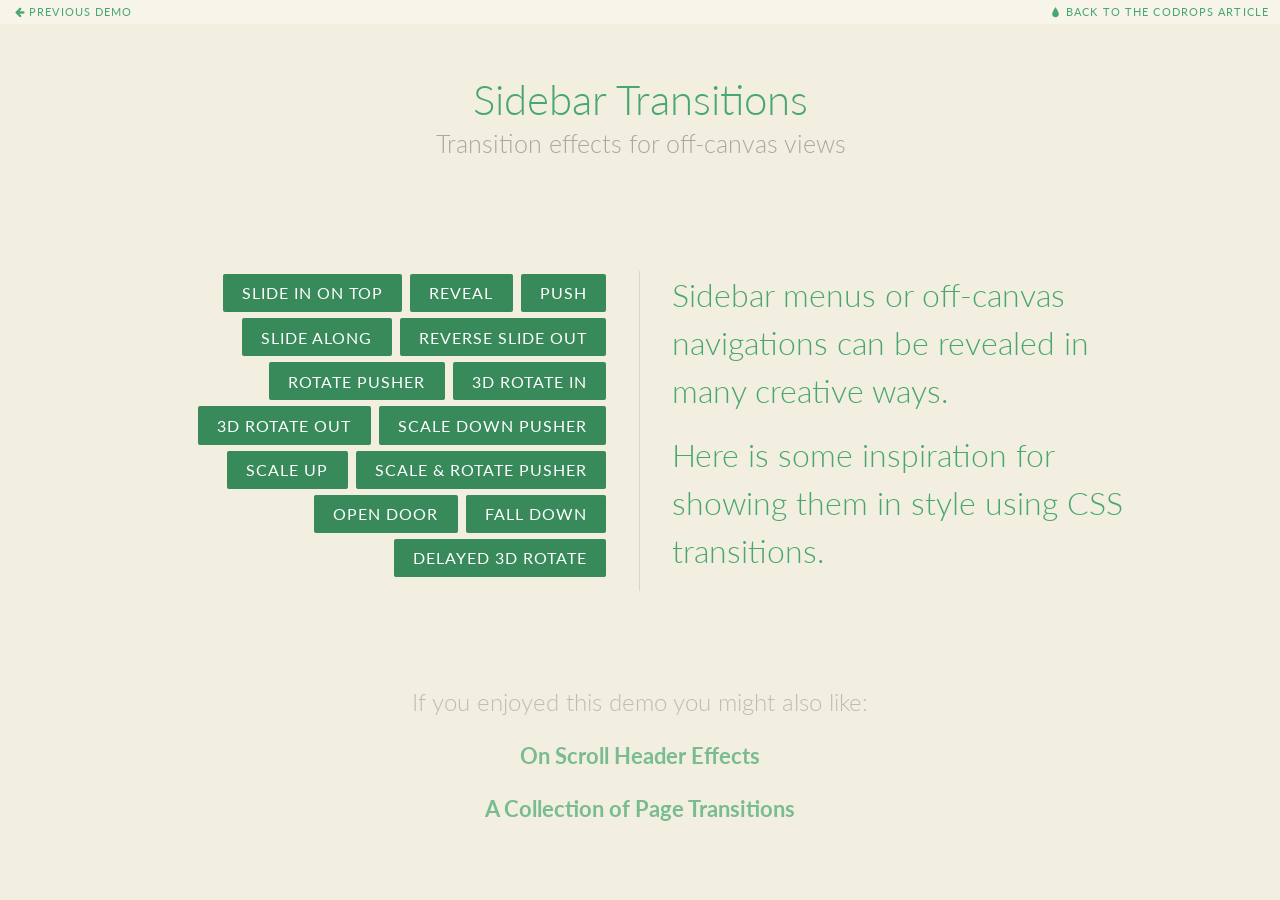
<file: pro/SidebarTransitions/index.html>
<!DOCTYPE html>
<html lang="en" class="no-js">
	<head>
		<meta charset="UTF-8" />
		<meta http-equiv="X-UA-Compatible" content="IE=edge,chrome=1"> 
		<meta name="viewport" content="width=device-width, initial-scale=1.0"> 
		<title>Sidebar Transitions</title>
		<meta name="description" content="Sidebar Transitions: Transition effects for off-canvas views" />
		<meta name="keywords" content="transition, off-canvas, navigation, effect, 3d, css3, smooth" />
		<meta name="author" content="Codrops" />
		<link rel="shortcut icon" href="../favicon.ico">
		<link rel="stylesheet" type="text/css" href="css/normalize.css" />
		<link rel="stylesheet" type="text/css" href="css/demo.css" />
		<link rel="stylesheet" type="text/css" href="css/icons.css" />
		<link rel="stylesheet" type="text/css" href="css/component.css" />
		<script src="js/modernizr.custom.js"></script>
	</head>
	<body>
		<div id="st-container" class="st-container">
			<!-- 	
				example menus 
				these menus will be on top of the push wrapper
			-->
			<nav class="st-menu st-effect-1" id="menu-1">
				<h2 class="icon icon-lab">Sidebar</h2>
				<ul>
					<li><a class="icon icon-data" href="#">Data Management</a></li>
					<li><a class="icon icon-location" href="#">Location</a></li>
					<li><a class="icon icon-study" href="#">Study</a></li>
					<li><a class="icon icon-photo" href="#">Collections</a></li>
					<li><a class="icon icon-wallet" href="#">Credits</a></li>
				</ul>
			</nav>
			
			<nav class="st-menu st-effect-2" id="menu-2">
				<h2 class="icon icon-stack">Sidebar</h2>
				<ul>
					<li><a class="icon icon-data" href="#">Data Management</a></li>
					<li><a class="icon icon-location" href="#">Location</a></li>
					<li><a class="icon icon-study" href="#">Study</a></li>
					<li><a class="icon icon-photo" href="#">Collections</a></li>
					<li><a class="icon icon-wallet" href="#">Credits</a></li>
				</ul>
			</nav>

			<nav class="st-menu st-effect-4" id="menu-4">
				<h2 class="icon icon-lab">Sidebar</h2>
				<ul>
					<li><a class="icon icon-data" href="#">Data Management</a></li>
					<li><a class="icon icon-location" href="#">Location</a></li>
					<li><a class="icon icon-study" href="#">Study</a></li>
					<li><a class="icon icon-photo" href="#">Collections</a></li>
					<li><a class="icon icon-wallet" href="#">Credits</a></li>
				</ul>
			</nav>

			<nav class="st-menu st-effect-5" id="menu-5">
				<h2 class="icon icon-stack">Sidebar</h2>
				<ul>
					<li><a class="icon icon-data" href="#">Data Management</a></li>
					<li><a class="icon icon-location" href="#">Location</a></li>
					<li><a class="icon icon-study" href="#">Study</a></li>
					<li><a class="icon icon-photo" href="#">Collections</a></li>
					<li><a class="icon icon-wallet" href="#">Credits</a></li>
				</ul>
			</nav>
			
			<nav class="st-menu st-effect-9" id="menu-9">
				<h2 class="icon icon-lab">Sidebar</h2>
				<ul>
					<li><a class="icon icon-data" href="#">Data Management</a></li>
					<li><a class="icon icon-location" href="#">Location</a></li>
					<li><a class="icon icon-study" href="#">Study</a></li>
					<li><a class="icon icon-photo" href="#">Collections</a></li>
					<li><a class="icon icon-wallet" href="#">Credits</a></li>
				</ul>
			</nav>
			
			<nav class="st-menu st-effect-10" id="menu-10">
				<h2 class="icon icon-stack">Sidebar</h2>
				<ul>
					<li><a class="icon icon-data" href="#">Data Management</a></li>
					<li><a class="icon icon-location" href="#">Location</a></li>
					<li><a class="icon icon-study" href="#">Study</a></li>
					<li><a class="icon icon-photo" href="#">Collections</a></li>
					<li><a class="icon icon-wallet" href="#">Credits</a></li>
				</ul>
			</nav>
			
			<nav class="st-menu st-effect-11" id="menu-11">
				<h2 class="icon icon-lab">Sidebar</h2>
				<ul>
					<li><a class="icon icon-data" href="#">Data Management</a></li>
					<li><a class="icon icon-location" href="#">Location</a></li>
					<li><a class="icon icon-study" href="#">Study</a></li>
					<li><a class="icon icon-photo" href="#">Collections</a></li>
					<li><a class="icon icon-wallet" href="#">Credits</a></li>
				</ul>
			</nav>

			<nav class="st-menu st-effect-12" id="menu-12">
				<h2 class="icon icon-stack">Sidebar</h2>
				<ul>
					<li><a class="icon icon-data" href="#">Data Management</a></li>
					<li><a class="icon icon-location" href="#">Location</a></li>
					<li><a class="icon icon-study" href="#">Study</a></li>
					<li><a class="icon icon-photo" href="#">Collections</a></li>
					<li><a class="icon icon-wallet" href="#">Credits</a></li>
				</ul>
			</nav>

			<nav class="st-menu st-effect-13" id="menu-13">
				<h2 class="icon icon-stack">Sidebar</h2>
				<ul>
					<li><a class="icon icon-data" href="#">Data Management</a></li>
					<li><a class="icon icon-location" href="#">Location</a></li>
					<li><a class="icon icon-study" href="#">Study</a></li>
					<li><a class="icon icon-photo" href="#">Collections</a></li>
					<li><a class="icon icon-wallet" href="#">Credits</a></li>
				</ul>
			</nav>

			<!-- content push wrapper -->
			<div class="st-pusher">
				<!-- 	
					example menus 
					these menus will be under the push wrapper
				-->
				<nav class="st-menu st-effect-3" id="menu-3">
					<h2 class="icon icon-lab">Sidebar</h2>
					<ul>
						<li><a class="icon icon-data" href="#">Data Management</a></li>
						<li><a class="icon icon-location" href="#">Location</a></li>
						<li><a class="icon icon-study" href="#">Study</a></li>
						<li><a class="icon icon-photo" href="#">Collections</a></li>
						<li><a class="icon icon-wallet" href="#">Credits</a></li>
					</ul>
				</nav>

				<nav class="st-menu st-effect-6" id="menu-6">
					<h2 class="icon icon-stack">Sidebar</h2>
					<ul>
						<li><a class="icon icon-data" href="#">Data Management</a></li>
						<li><a class="icon icon-location" href="#">Location</a></li>
						<li><a class="icon icon-study" href="#">Study</a></li>
						<li><a class="icon icon-photo" href="#">Collections</a></li>
						<li><a class="icon icon-wallet" href="#">Credits</a></li>
					</ul>
				</nav>

				<nav class="st-menu st-effect-7" id="menu-7">
					<h2 class="icon icon-lab">Sidebar</h2>
					<ul>
						<li><a class="icon icon-data" href="#">Data Management</a></li>
						<li><a class="icon icon-location" href="#">Location</a></li>
						<li><a class="icon icon-study" href="#">Study</a></li>
						<li><a class="icon icon-photo" href="#">Collections</a></li>
						<li><a class="icon icon-wallet" href="#">Credits</a></li>
					</ul>
				</nav>

				<nav class="st-menu st-effect-8" id="menu-8">
					<h2 class="icon icon-stack">Sidebar</h2>
					<ul>
						<li><a class="icon icon-data" href="#">Data Management</a></li>
						<li><a class="icon icon-location" href="#">Location</a></li>
						<li><a class="icon icon-study" href="#">Study</a></li>
						<li><a class="icon icon-photo" href="#">Collections</a></li>
						<li><a class="icon icon-wallet" href="#">Credits</a></li>
					</ul>
				</nav>

				<nav class="st-menu st-effect-14" id="menu-14">
					<h2 class="icon icon-stack">Sidebar</h2>
					<ul>
						<li><a class="icon icon-data" href="#">Data Management</a></li>
						<li><a class="icon icon-location" href="#">Location</a></li>
						<li><a class="icon icon-study" href="#">Study</a></li>
						<li><a class="icon icon-photo" href="#">Collections</a></li>
						<li><a class="icon icon-wallet" href="#">Credits</a></li>
					</ul>
				</nav>

				<div class="st-content"><!-- this is the wrapper for the content -->
					<div class="st-content-inner"><!-- extra div for emulating position:fixed of the menu -->
						<!-- Top Navigation -->
						<div class="codrops-top clearfix">
							<a class="codrops-icon codrops-icon-prev" href="http://tympanus.net/Tutorials/3DShadingWithBoxShadows/"><span>Previous Demo</span></a>
							<span class="right"><a class="codrops-icon codrops-icon-drop" href="http://tympanus.net/codrops/?p=16292"><span>Back to the Codrops Article</span></a></span>
						</div>
						<header class="codrops-header">
							<h1>Sidebar Transitions <span>Transition effects for off-canvas views</span></h1>
						</header>
						<div class="main clearfix">
							<div id="st-trigger-effects" class="column">
								<button data-effect="st-effect-1">Slide in on top</button>
								<button data-effect="st-effect-2">Reveal</button>
								<button data-effect="st-effect-3">Push</button>
								<button data-effect="st-effect-4">Slide along</button>
								<button data-effect="st-effect-5">Reverse slide out</button>
								<button data-effect="st-effect-6">Rotate pusher</button>
								<button data-effect="st-effect-7">3D rotate in</button>
								<button data-effect="st-effect-8">3D rotate out</button>
								<button data-effect="st-effect-9">Scale down pusher</button>
								<button data-effect="st-effect-10">Scale Up</button>
								<button data-effect="st-effect-11">Scale &amp; rotate pusher</button>
								<button data-effect="st-effect-12">Open door</button>
								<button data-effect="st-effect-13">Fall down</button>
								<button data-effect="st-effect-14">Delayed 3D Rotate</button>
							</div>
							<div class="column">
								<p>Sidebar menus or off-canvas navigations can be revealed in many creative ways.</p>
								<p>Here is some inspiration for showing them in style using CSS transitions.</p>
							</div>
							<div class="info">
								<p>If you enjoyed this demo you might also like:</p>
								<p><a href="http://tympanus.net/Development/HeaderEffects/">On Scroll Header Effects</a></p>
								<p><a href="http://tympanus.net/Development/PageTransitions/">A Collection of Page Transitions</a></p>
							</div>
						</div><!-- /main -->
					</div><!-- /st-content-inner -->
				</div><!-- /st-content -->
			</div><!-- /st-pusher -->
		</div><!-- /st-container -->
		<script src="js/classie.js"></script>
		<script src="js/sidebarEffects.js"></script>
	</body>
</html>
</file>
<file: style.css>
body
{
	width: 100%
	overflow: hidden;
	background-color: #eeeeee;
	background-image: url(pics/bg.jpg);
	background-size: cover;
	background-position: center top;
	background-repeat: no-repeat;
	font-family: "Open Sans" sans-serif;
	text-align: center;
	padding: 0;
	margin: 0;
	color: white;
}
div
{
	overflow: hidden;
}
.logo
{
	height: 40%;
}
.logo font
{
	padding: 1% 5%;
	/*background-color: white;*/
	color: #fff;
	text-shadow: 1px 1px 2px black;
}
.logo h3
{
	margin-top:5%;
	margin-bottom: 3%;
}

nav
{
	height: 50%;
}
nav a
{
	display: inline-block;
	margin: 3%;
	color:#333;
}

.p_img
{
	width: 200px;
	height: 200px;
	
	background-size: contain;
	display: block;
	background-repeat: no-repeat;
	background-position: center;
	transition: all .5s ease-out;
	vertical-align: bottom;
}
nav a
{
	text-decoration: none;
}
#soc
{
	background-image: url(pics/logo_soc_gray.png);
}
#soc:hover
{
	background-image: url(pics/logo_soc_color.png);
}
#prod
{
	background-image: url(pics/logo_prod_gray.png);
}
#prod:hover
{
	background-image: url(pics/logo_prod_color.png);
}


footer
{
	font-size: 80%;
	color: #333333;
}
footer a
{
	color: #333333;
}
</file>
<file: pro/AnimatedMenuIcon/css/demo.css>
@font-face {
	font-family: 'codropsicons';
	font-weight: normal;
	font-style: normal;
	src: url('../fonts/codropsicons/codropsicons.eot');
	src: url('../fonts/codropsicons/codropsicons.eot?#iefix') format('embedded-opentype'), url('../fonts/codropsicons/codropsicons.woff') format('woff'), url('../fonts/codropsicons/codropsicons.ttf') format('truetype'), url('../fonts/codropsicons/codropsicons.svg#codropsicons') format('svg');
}

*,
*:after,
*:before {
	-webkit-box-sizing: border-box;
	box-sizing: border-box;
}

.clearfix:before,
.clearfix:after {
	content: '';
	display: table;
}

.clearfix:after {
	clear: both;
}

body {
	font-family: 'Avenir Next', Avenir, 'Helvetica Neue', Helvetica, Arial, sans-serif;
	color: #fff;
	background: #4d4d6d;
	-webkit-font-smoothing: antialiased;
	-moz-osx-font-smoothing: grayscale;
}

a {
	text-decoration: none;
	color: #F6F9BF;
	outline: none;
}

a:hover,
a:focus {
	color: #fff;
}


/* Header */

.codrops-header {
	padding: 2em 1em;
	text-align: center;
}

.codrops-header h1 {
	font-size: 2.5em;
	font-weight: normal;
	line-height: 1;
	margin: 0.5em 0 0;
	letter-spacing: -1px;
}

.codrops-header h1 span {
	font-size: 0.485em;
	font-weight: normal;
	line-height: 1.5;
	display: block;
	max-width: 600px;
	margin: 0 auto;
	padding: 0.5em 0 1em;
	letter-spacing: 0px;
	color: #B0B0C8;
}


/* Top Navigation Style */

.codrops-links {
	position: relative;
	display: inline-block;
	text-align: center;
	white-space: nowrap;
}

.codrops-links::after {
	content: '';
	position: absolute;
	top: 0;
	left: 50%;
	width: 1px;
	height: 100%;
	background: rgba(0, 0, 0, 0.1);
	-webkit-transform: rotate3d(0, 0, 1, 22.5deg);
	transform: rotate3d(0, 0, 1, 22.5deg);
}

.codrops-icon {
	display: inline-block;
	width: 1.5em;
	margin: 0.5em;
	padding: 0em 0;
	text-decoration: none;
}

.codrops-icon span {
	display: none;
}

.codrops-icon:before {
	font-family: 'codropsicons';
	font-weight: normal;
	font-style: normal;
	font-variant: normal;
	line-height: 1;
	margin: 0 5px;
	text-transform: none;
	-webkit-font-smoothing: antialiased;
	speak: none;
}

.codrops-icon--drop:before {
	content: '\e001';
}

.codrops-icon--prev:before {
	content: '\e004';
}


/* Content */

.content {
	text-align: center;
}

.content--alt {
	background: #373752;
	padding: 2em 0 4em;
}

.content__title {
	font-size: 1.75em;
	font-weight: normal;
	margin: 3.5em 0 0 0;
	padding: 0 0 1em;
}

.content__title span {
	display: block;
	font-size: 0.625em;
	color: #B0B0C8;
}

.info {
	padding: 2em 1em;
	max-width: 800px;
	margin: 0 auto;
	font-size: 1.5em;
}

.info-img {
	margin: 1em auto 0;
	display: block;
}

/* Device styles */

.device {
	position: relative;
	overflow: hidden;
	width: 40em;
	height: 35em;
	margin: 0 auto;
	background: url(../img/iphone_white.svg) no-repeat 50% 0%;
	background-size: 100%;
	-webkit-user-select: none;
	-moz-user-select: none;
	-ms-user-select: none;
	user-select: none;
	-webkit-touch-callout: none;
	-khtml-user-select: none;
}

.device__screen {
	position: relative;
	overflow: hidden;
	height: 100%;
	margin: 11em 13.75% 0;
	text-align: left;
	border-radius: 4px 4px 0 0;
    box-shadow: inset 0 6.2em 0 rgba(0, 0, 0, 0.1);
}

.device__screen {
	background: #5b9ce3;
}

.device--alt .device__screen {
	background: #4ECE77;
}

.dummy__item {
	height: 3em;
	margin: 1em 1.25em;
	pointer-events: none;
	border-radius: 4px;
	background: rgba(0, 0, 0, 0.1);
	-webkit-transition: -webkit-transform 0.5s;
	transition: transform 0.5s;
	-webkit-transition-timing-function: cubic-bezier(0.7, 0, 0.3, 1);
	transition-timing-function: cubic-bezier(0.7, 0, 0.3, 1);
}

.dummy__item {
	-webkit-transform: translate3d(-100%, 0, 0) translate3d(-2em, 0, 0) scale3d(0.5, 1, 1);
	transform: translate3d(-100%, 0, 0) translate3d(-2em, 0, 0) scale3d(0.5, 1, 1);
	-webkit-transform-origin: 100% 50%;
	transform-origin: 100% 50%;
}

.device--alt .dummy__item {
	-webkit-transform: translate3d(0, 260px, 0) scale3d(1, 0.2, 1);
	transform: translate3d(0, 260px, 0) scale3d(1, 0.2, 1);
}

.dummy--active .dummy__item {
	-webkit-transition-timing-function: cubic-bezier(0.56, 1.19, 0.2, 1.05);
	transition-timing-function: cubic-bezier(0.56, 1.19, 0.2, 1.05);
	-webkit-transform: translate3d(0, 0, 0);
	transform: translate3d(0, 0, 0);
}

.dummy__item:nth-child(4),
.dummy--active .dummy__item:first-child {
	-webkit-transition-delay: 0.05s;
	transition-delay: 0.05s;
}

.dummy__item:nth-child(3),
.dummy--active .dummy__item:nth-child(2) {
	-webkit-transition-delay: 0.1s;
	transition-delay: 0.1s;
}

.dummy__item:nth-child(2),
.dummy--active .dummy__item:nth-child(3) {
	-webkit-transition-delay: 0.15s;
	transition-delay: 0.15s;
}

.dummy__item:first-child,
.dummy--active .dummy__item:nth-child(4) {
	-webkit-transition-delay: 0.2s;
	transition-delay: 0.2s;
}

/* Related demos */

.content--related {
	font-weight: bold;
	padding: 4em 1em 2em;
	text-align: center;
	color: #76768E;
	background: #373752;
}

.content--related h3 {
	margin: 0 0 7em;
}

.media-item {
	display: inline-block;
	padding: 1em;
	vertical-align: top;
	-webkit-transition: color 0.3s;
	transition: color 0.3s;
}

.media-item__img {
	max-width: 100%;
	opacity: 0.3;
	-webkit-transition: opacity 0.3s;
	transition: opacity 0.3s;
}

.media-item:hover .media-item__img,
.media-item:focus .media-item__img {
	opacity: 1;
}

.media-item__title {
	font-size: 1em;
	margin: 0;
	padding: 0.5em;
}

@media screen and (max-width: 50em) {
	.codrops-header h1 {
		font-size: 2.25em;
	}
	.content--related {
		padding: 3em 1em;
	}
	.device {
		width: 100%;
		height: auto;
		background-image: none;
	}
	.device__screen {
		margin: 0;
		border-radius: 0;
	}
}
</file>
<file: pro/AnimatedMenuIcon/css/component.css>
/* Menu icon styles */

.menu-icon-wrapper {
	position: relative;
	display: inline-block;
    width: 34px;
    height: 34px;
	margin: 2em;
	pointer-events: none;
	transition: 0.1s;
}

.menu-icon-wrapper.scaled {
	-webkit-transform: scale(0.5);
	-ms-transform: scale(0.5);
	transform: scale(0.5);
}

.menu-icon-wrapper svg {
	position: absolute;
	top: -33px;
	left: -33px;
	-webkit-transform: scale(0.1);
	-ms-transform: scale(0.1);
	transform: scale(0.1);
	-webkit-transform-origin: 0 0;
	-ms-transform-origin: 0 0;
	transform-origin: 0 0;
}

.menu-icon-wrapper svg path {
	stroke: #fff;
	stroke-width: 60px;
	stroke-linecap: round;
    stroke-linejoin: round;
	fill: transparent;
}

.menu-icon-wrapper .menu-icon-trigger {
	position: relative;
	width: 100%;
	height: 100%;
	cursor: pointer;
	pointer-events: auto;
	background: none;
	border: none;
	margin: 0;
	padding: 0;
}

.menu-icon-wrapper .menu-icon-trigger:hover,
.menu-icon-wrapper .menu-icon-trigger:focus {
	outline: none;
}
</file>
<file: pro/AnimatedSVGIcons/css/demo.css>
@import url(http://fonts.googleapis.com/css?family=Lato:300,400,700);
@font-face {
	font-family: 'codropsicons';
	src:url('../fonts/codropsicons/codropsicons.eot');
	src:url('../fonts/codropsicons/codropsicons.eot?#iefix') format('embedded-opentype'),
		url('../fonts/codropsicons/codropsicons.woff') format('woff'),
		url('../fonts/codropsicons/codropsicons.ttf') format('truetype'),
		url('../fonts/codropsicons/codropsicons.svg#codropsicons') format('svg');
	font-weight: normal;
	font-style: normal;
}

*,
*:after,
*::before {
	-webkit-box-sizing: border-box;
	-moz-box-sizing: border-box;
	box-sizing: border-box;
}

body {
	font-family: 'Lato', Arial, sans-serif;
	background: #2ecc71;
	color: white;
}

.clearfix:before,
.clearfix:after {
	content: '';
	display: table;
}

.clearfix:after {
	clear: both;
}

a {
	color: rgba(255,255,255,0.7);
	text-decoration: none;
	outline: none;
}

a:hover, a:focus {
	color: #fff;
}

.container > header {
	margin: 0 auto;
	padding: 2em;
	text-align: center;
	background: rgba(0,0,0,0.01);
}

.container > header h1 {
	font-size: 3em;
	line-height: 1.3;
	margin: 0;
	font-weight: 300;
}

.container > header span {
	display: block;
	font-size: 60%;
	opacity: 0.7;
	padding: 0 0 0.6em 0.1em;
}

/* To Navigation Style */
.codrops-top {
	background: rgba(255, 255, 255, 0.2);
	text-transform: uppercase;
	width: 100%;
	font-size: 0.69em;
	line-height: 2.2;
	font-weight: 700;
}

.codrops-top a {
	text-decoration: none;
	padding: 0 1em;
	letter-spacing: 0.1em;
	color: white;
	display: inline-block;
}

.codrops-top a:hover {
	background: rgba(255,255,255,0.95);
	color: #333;
}

.codrops-top span.right {
	float: right;
}

.codrops-top span.right a {
	float: left;
	display: block;
}

.codrops-icon:before {
	font-family: 'codropsicons';
	margin: 0 4px;
	speak: none;
	font-style: normal;
	font-weight: normal;
	font-variant: normal;
	text-transform: none;
	line-height: 1;
	-webkit-font-smoothing: antialiased;
}

.codrops-icon-drop:before {
	content: "\e001";
}

.codrops-icon-prev:before {
	content: "\e004";
}

/* Demo Buttons Style */
.codrops-demos {
	padding-top: 1em;
	font-size: 0.9em;
}

.codrops-demos a {
	text-decoration: none;
	outline: none;
	display: inline-block;
	margin: 0.5em;
	padding: 0.7em 1.1em;
	border: 3px solid #b1aea6;
	color: #b1aea6;
	font-weight: 700;
}

.codrops-demos a:hover,
.codrops-demos a.current-demo,
.codrops-demos a.current-demo:hover {
	opacity: 0.7;
}

section {
	text-align: center;
	max-width: 760px;
	margin: 1em auto;
	padding: 0.5em 0;
	-webkit-touch-callout: none;
	-webkit-user-select: none;
	-khtml-user-select: none;
	-moz-user-select: none;
	-ms-user-select: none;
	user-select: none;
	font-size: 1.5em;
}

section h2 {
	font-size: 1.5em;
	font-weight: 300;
	padding: 1em 0 0.2em;
	color: rgba(0,0,0,0.3);
}



@media screen and (max-width: 25em) {

	.codrops-icon span {
		display: none;
	}

}
</file>
<file: pro/AnimatedSVGIcons/css/component.css>
.si-icons span {
	display: inline-block;
	width: 64px;
	height: 64px;
	margin: 40px 30px;
	cursor: pointer;
	background-repeat: no-repeat;
	background-position: center center;
}

.si-icons-hover span {
	width: 128px;
	height: 128px;
	margin: 50px 40px;
}

/* Fallback for browsers that don't support SVG - Generated with http://iconizr.com/ */

.no-svg .si-icon-clock { background-image: url('../png/clock.png') }
.no-svg .si-icon-contract { background-image: url('../png/contract.png') }
.no-svg .si-icon-down-arrow { background-image: url('../png/down-arrow.png') }
.no-svg .si-icon-equalizer { background-image: url('../png/equalizer.png') }
.no-svg .si-icon-flag { background-image: url('../png/flag.png') }
.no-svg .si-icon-glass-empty { background-image: url('../png/glass.png') }
.no-svg .si-icon-hamburger, .no-svg .si-icon-hamburger-cross { background-image: url('../png/hamburger.png') }
.no-svg .si-icon-hourglass { background-image: url('../png/hourglass.png') }
.no-svg .si-icon-mail { background-image: url('../png/mail.png') }
.no-svg .si-icon-maximize, .no-svg .si-icon-maximize-rotate { background-image: url('../png/maximize.png') }
.no-svg .si-icon-monitor { background-image: url('../png/monitor.png') }
.no-svg .si-icon-nav-left-arrow { background-image: url('../png/nav-left-arrow.png') }
.no-svg .si-icon-nav-up-arrow { background-image: url('../png/nav-up-arrow.png') }
.no-svg .si-icon-lock { background-image: url('../png/padlock.png') }
.no-svg .si-icon-play { background-image: url('../png/play.png') }
.no-svg .si-icon-plus, .no-svg .si-icon-plus-cross { background-image: url('../png/plus.png') }
.no-svg .si-icon-right-arrow { background-image: url('../png/right-arrow.png') }
.no-svg .si-icon-smiley { background-image: url('../png/smiley.png') }
.no-svg .si-icon-trash { background-image: url('../png/trash.png') }
.no-svg .si-icon-volume { background-image: url('../png/volume.png') }
.no-svg .si-icon-zoom { background-image: url('../png/zoom.png') }

/* alternatively you can define that there is no background image when SVG is supported instead of using .no-svg */
</file>
<file: pro/CheckoutConcepts copy 2/css/demo.css>
@import url(http://fonts.googleapis.com/css?family=Raleway:500,700,800);

@font-face {
	font-weight: normal;
	font-style: normal;
	font-family: 'codropsicons';
	src:url('../fonts/codropsicons/codropsicons.eot');
	src:url('../fonts/codropsicons/codropsicons.eot?#iefix') format('embedded-opentype'),
		url('../fonts/codropsicons/codropsicons.woff') format('woff'),
		url('../fonts/codropsicons/codropsicons.ttf') format('truetype'),
		url('../fonts/codropsicons/codropsicons.svg#codropsicons') format('svg');
}

*, *:after, *:before { -webkit-box-sizing: border-box; box-sizing: border-box; }
.clearfix:before, .clearfix:after { content: ''; display: table; }
.clearfix:after { clear: both; }

body {
	background: #fff;
	color: #606871;
	font-weight: 500;
	font-size: 1.05em;
	font-family: 'Raleway', Arial, sans-serif;
}

a {
	outline: none;
	color: #96bbe5;
	text-decoration: none;
}

a:hover, a:focus,
.codrops-demos a.current-demo {
	color: #76a5db;
}

.color-1 { background: #383838; color: #f4f4f4; }
.color-1 .codrops-header h1 span { color: rgb(107, 103, 103); }
.color-1 a { color: #7DCF9B; }
.color-1 a:hover, 
.color-1 a:focus, 
.color-1 .codrops-demos a.current-demo { color: #69A07E; }

.color-2 { background: #ddd; color: #8d93b6; }
.color-2 a { color: #8d93b6; }
.color-2 a:hover, 
.color-2 a:focus, 
.color-2 .codrops-demos a.current-demo { color: #727798; }

.color-3 { background: #FFFBE6; color: #4e4e4f; }
.color-3 a { color: #e48895; }
.color-3 a:hover, 
.color-3 a:focus, 
.color-3 .codrops-demos a.current-demo { color: #4e4e4f; }

.container {
	margin: 0 auto;
	min-height: calc(100vh + (4 * 70px));
	text-align: center;
}

.content {
	margin: 0 auto;
	padding: 2em 0;
	max-width: 1000px;
	text-align: right;
}

/* Header */
.codrops-header {
	padding: 3em 190px 2em;
	letter-spacing: -1px;
}

.codrops-header h1 {
	margin: 0.25em;
	font-weight: 800;
	font-size: 3em;
	line-height: 1;
}

.codrops-header h1 span {
	display: block;
	margin-top: 0.5em;
	color: rgba(0,0,0,0.3);
	font-weight: 700;
	font-size: 0.45em;
}

/* Top Navigation Style */
.codrops-links {
	position: relative;
	display: inline-block;
	text-align: center;
	white-space: nowrap;
	font-size: 1.05em;
}

.codrops-links::after {
	content: '';
	position: absolute;
	top: 0;
	left: 50%;
	margin-left: -1px;
	width: 2px;
	height: 100%;
	background: #dbdbdb;
	-webkit-transform: rotate3d(0,0,1,22.5deg);
	transform: rotate3d(0,0,1,22.5deg);
}

.codrops-icon {
	display: inline-block;
	margin: 0.5em;
	padding: 0em 0;
	width: 1.5em;
	text-decoration: none;
}

.codrops-icon span {
	display: none;
}

.codrops-icon:before {
	margin: 0 5px;
	text-transform: none;
	font-weight: normal;
	font-style: normal;
	font-variant: normal;
	font-family: 'codropsicons';
	line-height: 1;
	speak: none;
	-webkit-font-smoothing: antialiased;
}

.codrops-icon--drop:before {
	content: "\e001";
}

.codrops-icon--prev:before {
	content: "\e004";
}

/* Codrops demos */
.codrops-demos {
	padding-top: 1em;
}

.codrops-demos a {
	display: inline-block;
	margin: 1em;
	text-transform: uppercase;
	letter-spacing: 1px;
	font-weight: bold;
	font-size: 0.85em;
}

.dummy-browser {
	position: relative;
	border-top: 30px solid rgba(181, 183, 188, 0.6);
	border-bottom: 10px solid rgba(181, 183, 188, 0.6);
	border-radius: 10px 10px 0 0;
}

.dummy-browser--inner {
	position: relative;
	overflow: hidden;
}

.color-1 .dummy-browser--inner {
	background: rgb(236,236,236);
}

.color-2 .dummy-browser {
	background: rgb(69, 66, 66);
}

.dummy-browser::before {
	content: '';
	position: absolute;
	top: -20px;
	left: 15px;
	width: 10px;
	height: 10px;
	border-radius: 50%;
	background: #fdb0ad;
	box-shadow: 20px 0 0 #fdeaa2, 40px 0 0 #d7edb4;
}

.dummy-header {
	display: block;
	height: 4em;
	background: rgba(181, 183, 188, 0.3);
}

.dummy-sidebar {
	position: absolute;
	top: 0;
	right: 0;
	padding: 2.5em;
	width: 300px;
	height: 100%;
}

.dummy-sidebar__item {
	margin: 1em 0;
	width: 100%;
	height: 2.5em;
	background: rgba(181, 183, 188, 0.3);
}

.dummy-grid {
	display: -webkit-flex;
	display: flex;
	-webkit-flex-wrap: wrap;
	flex-wrap: wrap;
}

.dummy-grid--filled {
	padding: 2.5em 2em;
	background: rgba(181, 183, 188, 0.1);
}

.dummy-grid--sidebar {
	padding-right: 300px;
}

.dummy-grid--sidebar .dummy-grid__item {
	width: 29%;
}

.dummy-sidebar__overlay {
	position: absolute;
	top: 0;
	left: 0;
	z-index: 0;
	width: 100%;
	height: 100%;
	background: rgb(79, 77, 78);
	opacity: 0;
	-webkit-transition: opacity 0.5s;
	transition: opacity 0.5s;
	pointer-events: none;
}

.checkout--active ~ .dummy-sidebar__overlay {
	opacity: 1;
}

.dummy-grid::after {
	content: '';
	position: absolute;
	top: 0;
	left: 0;
	width: 100%;
	height: 100%;
	background: rgba(62, 64, 71, 0.4);
	opacity: 0;
	-webkit-transition: opacity 0.3s;
	transition: opacity 0.3s;
	pointer-events: none;
}

.checkout--active + .dummy-grid::after {
	opacity: 1;
}

.dummy-grid__item {
	position: relative;
	float: left;
	margin: 0 2% 2em;
	width: 21%;
	height: 250px;
}

.dummy-grid--highlight .dummy-grid__item:first-child::before, 
.dummy-grid--highlight .dummy-grid__item:nth-child(4)::before,
.dummy-grid--highlight .dummy-grid__item:nth-child(7)::before {
	background: rgba(228, 136, 149, 0.5);
}

.dummy-grid__item::before,
.dummy-grid__item::after {
	content: '';
	position: absolute;
	left: 0;
	width: 100%;
}

.dummy-grid__item::before {
	top: 0;
	height: 70%;
	background: rgba(181, 183, 188, 0.3);
	-webkit-transition: background 0.5s;
	transition: background 0.5s;
}

.dummy-grid__item::after {
	top: 80%;
	height: 15%;
	border-top: 10px solid rgba(181, 183, 188, 0.3);
	border-bottom: 10px solid rgba(181, 183, 188, 0.3);
}

.dummy-fixed {
	position: fixed;
	bottom: 0;
	left: 0;
	padding: 15px;
	width: 100%;
	height: calc(3em + 30px);
	background: #E2E0D3;
	text-align: center;
}

/* Related demos */
.content--related {
	padding-bottom: 10em;
	text-align: center;
	font-weight: bold;
}

.media-item {
	display: inline-block;
	padding: 1em;
	vertical-align: top;
	-webkit-transition: color 0.3s;
	transition: color 0.3s;
}

.media-item__img {
	opacity: 0.8;
	max-width: 100%;
	-webkit-transition: opacity 0.3s;
	transition: opacity 0.3s;
}

.media-item:hover .media-item__img,
.media-item:focus .media-item__img {
	opacity: 1;
}

.media-item__title {
	margin: 0;
	padding: 0.5em;
	font-size: 1em;
}

@media screen and (max-width: 50em) {
	.codrops-header {
		padding: 3em 10% 4em;
	}
}

@media screen and (max-width: 40em) {
	.codrops-header h1 {
		font-size: 2.8em;
	}

	.dummy-grid--sidebar {
		padding: 1em;
	}

	.dummy-sidebar {
		position: static;
		z-index: 100;
		width: 100%;
	}

	.dummy-sidebar__item {
		display: none;
	}

}
</file>
<file: pro/CheckoutConcepts copy 2/css/checkout-cornerflat.css>
.checkout {
	position: absolute;
	top: 0;
	right: 0;
	z-index: 10;
	display: block;
	width: 67px;
	height: 67px;
	text-align: center;
	-webkit-font-smoothing: antialiased;
	-moz-osx-font-smoothing: grayscale;
}

.checkout__button {
	position: relative;
	z-index: 10;
	display: block;
	overflow: hidden;
	width: 100%;
	height: 100%;
	cursor: pointer;
	-webkit-transition: -webkit-transform 0.6s cubic-bezier(0.2, 1, 0.3, 1);
	transition: transform 0.6s cubic-bezier(0.2, 1, 0.3, 1);
	-webkit-backface-visibility: hidden;
	backface-visibility: hidden;
}

.checkout--active .checkout__button {
	cursor: default;
	-webkit-transform: translate3d(-490%, 0, 0);
	transform: translate3d(-490%, 0, 0);
}

.checkout__button:focus {
	outline: none;
}

.checkout__text {
	display: block;
	padding: 0.8em 0 0;
	color: #fff;
	font-weight: 400;
	font-size: 1.25em;
}

.checkout__icon {
	display: block;
	margin: 0 auto;
}

.checkout__order {
	position: absolute;
	top: 0;
	right: 0;
	overflow: hidden;
	max-width: 100vw;
	width: 400px;
	text-align: right;
	pointer-events: none;
}

.checkout--active .checkout__order {
	pointer-events: auto;
}

.checkout__order::before {
	content: '';
	position: absolute;
	top: 0;
	left: 0;
	width: 100%;
	height: 100%;
	background: #96bbe5;
	-webkit-transform: translate3d(100%, -100%, 0) translate3d(-67px, 67px, 0);
	transform: translate3d(100%, -100%, 0) translate3d(-67px, 67px, 0);
	-webkit-transition: -webkit-transform 0.6s cubic-bezier(0.2, 1, 0.3, 1);
	transition: transform 0.6s cubic-bezier(0.2, 1, 0.3, 1);
}

.checkout--active .checkout__order::before {
	-webkit-transform: translate3d(0, 0, 0);
	transform: translate3d(0, 0, 0);
	-webkit-transition-delay: 0s;
	transition-delay: 0s;
}

.checkout__order-inner {
	position: relative;
	padding: 2em 1.9em;
	opacity: 0;
}

.checkout--active .checkout__order-inner {
	opacity: 1;
	-webkit-transition: opacity 0.6s cubic-bezier(0.2, 1, 0.3, 1);
	transition: opacity 0.6s cubic-bezier(0.2, 1, 0.3, 1);
}

.checkout__close {
	position: absolute;
	top: 1.5em;
	right: 1.5em;
	overflow: hidden;
	width: 20px;
	height: 20px;
	border: none;
	background: transparent;
	color: transparent;
	text-indent: 100%;
	opacity: 0;
	-webkit-transform: translate3d(50px, 0, 0);
	transform: translate3d(50px, 0, 0);

	backface-visibility: hidden;
}

.checkout__close:focus {
	outline: none;
}

.checkout--active .checkout__close {
	opacity: 1;
	-webkit-transform: translate3d(0, 0, 0);
	transform: translate3d(0, 0, 0);
	-webkit-transition: -webkit-transform 0.6s cubic-bezier(0.2, 1, 0.3, 1), opacity 0.6s cubic-bezier(0.2, 1, 0.3, 1);
	transition: transform 0.6s cubic-bezier(0.2, 1, 0.3, 1), opacity 0.6s cubic-bezier(0.2, 1, 0.3, 1);
	-webkit-transition-delay: 0.015s;
	transition-delay: 0.015s;
}

.icon {
	position: absolute;
	top: 0;
	left: 0;
	color: #fff;
	text-indent: 0;
}

.icon:hover {
	color: #426a98;
}

.checkout__summary {
	margin: 2.5em 0 0.75em;
	width: 100%;
	color: #fff;
	text-align: left;
	text-transform: uppercase;
	letter-spacing: 1px;
	font-size: 0.85em;
	line-height: 1.5;
}

.checkout__summary tr {
	-webkit-transform: translate3d(250px, 0, 0);
	transform: translate3d(250px, 0, 0);
}

.checkout--active .checkout__summary tr {
	-webkit-transform: translate3d(0, 0, 0);
	transform: translate3d(0, 0, 0);
	-webkit-transition: -webkit-transform 0.6s cubic-bezier(0.2, 1, 0.3, 1);
	transition: transform 0.6s cubic-bezier(0.2, 1, 0.3, 1);
}

.checkout--active .checkout__summary tbody tr:nth-child(1) {
	-webkit-transition-delay: 0.015s;
	transition-delay: 0.015s;
}

.checkout--active .checkout__summary tbody tr:nth-child(2) {
	-webkit-transition-delay: 0.03s;
	transition-delay: 0.03s;
}

.checkout--active .checkout__summary tbody tr:nth-child(3) {
	-webkit-transition-delay: 0.045s;
	transition-delay: 0.045s;
}

.checkout--active .checkout__summary tbody tr:nth-child(4) {
	-webkit-transition-delay: 0.06s;
	transition-delay: 0.06s;
}

.checkout--active .checkout__summary tbody tr:nth-child(5) {
	-webkit-transition-delay: 0.075s;
	transition-delay: 0.075s;
}

.checkout--active .checkout__summary tbody tr:nth-child(6) {
	-webkit-transition-delay: 0.09s;
	transition-delay: 0.09s;
}

.checkout--active .checkout__summary tfoot tr {
	-webkit-transition-delay: 0.105s;
	transition-delay: 0.105s;
}

.checkout__summary thead th,
.checkout__summary tfoot th {
	color: #517cad;
	line-height: 2.5;
}

.checkout__total {
	color: #fff;
}

.checkout__summary tbody tr:first-child td {
	padding-top: 0.5em;
}

.checkout__summary tbody td {
	padding: 0.25em 0;
	font-weight: 700;
	font-size: 0.85em;
}

.checkout__summary tbody td:last-child,
.checkout__summary .checkout__total {
	font-family: "Helvetica Neue", Helvetica, Arial, sans-serif
}

.checkout__summary tbody td span {
	color: #cfe6ff;
}

.checkout__summary th:last-child,
.checkout__summary td:last-child {
	text-align: right;
}

.checkout__option {
	display: inline-block;
	margin-top: 1em;
	padding: 0.5em 2em;
	border: none;
	border-radius: 1px;
	background: #517cad;
	color: #fff;
	font-weight: 700;
	opacity: 0;
	-webkit-transform: translate3d(50px, 0, 0);
	transform: translate3d(50px, 0, 0);
}

.checkout__option:hover {
	background: #426a98;
}

.checkout__option--silent {
	background: none;
	color: #517cad;
	font-weight: 500;
	font-size: 0.75em;
}

.checkout__option--silent:hover {
	background: none;
	color: #426a98;
}

.checkout__option:focus {
	outline: none;
}

.checkout--active .checkout__option {
	opacity: 1;
	-webkit-transform: translate3d(0, 0, 0);
	transform: translate3d(0, 0, 0);
	-webkit-transition: -webkit-transform 0.6s cubic-bezier(0.2, 1, 0.3, 1), opacity 0.6s cubic-bezier(0.2, 1, 0.3, 1);
	transition: transform 0.6s cubic-bezier(0.2, 1, 0.3, 1), opacity 0.6s cubic-bezier(0.2, 1, 0.3, 1);
	-webkit-transition-delay: 0.18s;
	transition-delay: 0.18s;
}

@media screen and (max-width: 26em) { 
	.checkout--active .checkout__button {
		cursor: default;
		-webkit-transform: translate3d(-100%, 0, 0);
		transform: translate3d(-100%, 0, 0);
	}
}
</file>
<file: pro/CSSProgress/css/demo.css>
@font-face {
	font-weight: normal;
	font-style: normal;
	font-family: 'codropsicons';
	src:url('../fonts/codropsicons/codropsicons.eot');
	src:url('../fonts/codropsicons/codropsicons.eot?#iefix') format('embedded-opentype'),
		url('../fonts/codropsicons/codropsicons.woff') format('woff'),
		url('../fonts/codropsicons/codropsicons.ttf') format('truetype'),
		url('../fonts/codropsicons/codropsicons.svg#codropsicons') format('svg');
}

*, *:after, *:before { -webkit-box-sizing: border-box; box-sizing: border-box; }
.clearfix:before, .clearfix:after {display: table;  content: ''; }
.clearfix:after { clear: both; }

body {
	font-family: Avenir, 'Helvetica Neue', 'Lato', 'Segoe UI', Helvetica, Arial, sans-serif;
	color: #444;
	background: #E5E8EF;
	-webkit-font-smoothing: antialiased;
	-moz-osx-font-smoothing: grayscale;
}

a {
	outline: none;
	color: #DF7932;
	text-decoration: none;
}

a:hover, a:focus {
	color: #333;
}

.hidden {
	position: absolute;
	overflow: hidden;
	width: 0;
	height: 0;
	pointer-events: none;
}

/* Header */
.codrops-header {
	padding: 2em 1em 4em;
	text-align: center;
}

.codrops-header h1 {
	margin: 0.5em 0 0;
	letter-spacing: -1px;
	font-size: 3em;
	line-height: 1;
}

.codrops-header h1 span {
	text-transform: uppercase;
	letter-spacing: 3px;
	display: block;
	padding: 2em 0 0;
	color: #BBBFCB;
	font-size: 0.285em;
}

/* Top Navigation Style */
.codrops-links {
	position: relative;
	display: inline-block;
	text-align: center;
	white-space: nowrap;
}

.codrops-links::after {
	position: absolute;
	top: 0;
	left: 50%;
	width: 1px;
	height: 100%;
	background: rgba(0,0,0,0.1);
	content: '';
	-webkit-transform: rotate3d(0,0,1,22.5deg);
	transform: rotate3d(0,0,1,22.5deg);
}

.codrops-icon {
	display: inline-block;
	margin: 0.5em;
	padding: 0em 0;
	width: 1.5em;
	text-decoration: none;
}

.codrops-icon span {
	display: none;
}

.codrops-icon:before {
	margin: 0 5px;
	text-transform: none;
	font-weight: normal;
	font-style: normal;
	font-variant: normal;
	font-family: 'codropsicons';
	line-height: 1;

	speak: none;
	-webkit-font-smoothing: antialiased;
}

.codrops-icon--drop:before {
	content: "\e001";
}

.codrops-icon--prev:before {
	content: "\e004";
}

/* Demo links */
.codrops-demos {
	margin: 2em 0 0;
}

.codrops-demos a {
	display: inline-block;
	margin: 0 0.5em;
	font-weight: bold;
}

.codrops-demos a.current-demo {
	color: #333;
}

/* Content */
.content {
	padding: 3em 0;
}

/* Related demos */
.content--related {
	text-align: center;
	font-weight: bold;
}

.media-item {
	display: inline-block;
	padding: 1em;
	vertical-align: top;
	-webkit-transition: color 0.3s;
	transition: color 0.3s;
}

.media-item__img {
	max-width: 100%;
	opacity: 0.5;
	-webkit-transition: opacity 0.3s;
	transition: opacity 0.3s;
}

.media-item:hover .media-item__img,
.media-item:focus .media-item__img {
	opacity: 1;
}

.media-item__title {
	margin: 0;
	padding: 0.5em;
	font-size: 1em;
}

@media screen and (max-width: 50em) {
	.codrops-header {
		padding: 3em 10% 4em;
	}
}

@media screen and (max-width: 40em) {
	.codrops-header h1 {
		font-size: 2.8em;
	}
}
</file>
<file: pro/CSSProgress/css/component.css>
/* Component styles */
/* line 5, ../scss/component.scss */
h1 span.heading-3d {
  font-size: 1em;
  font-weight: bold;
  display: inline-block;
  color: #eaeaea;
  transform: scale(1.4) translateY(-0.25em) rotateZ(8deg);
  text-shadow: 0.01em 0.02em 0.01em rgba(150, 150, 150, 0.5), -0.01em -0.01em 0.01em white, 0 0 1em rgba(0, 0, 0, 0.15), 0.05em 0.2em 0.08em rgba(0, 0, 0, 0.3), 0 0.15em 0.35em rgba(0, 0, 0, 0.3), 0 0.6em 1.6em rgba(0, 0, 0, 0.3), 0 0.2em 2.04em white;
  padding: 0;
}

/* line 16, ../scss/component.scss */
.content {
  padding-top: 0;
}

/* line 72, ../scss/component.scss */
.progress-factor {
  font-size: 5em;
  padding: 1em .2em 0;
  flex: 0 1 100%;
}

/* line 79, ../scss/component.scss */
.progress-bar {
  font-size: 1em;
  text-align: center;
  width: 100%;
  height: 1em;
  perspective: 12em;
  perspective-origin: 50% 50%;
}

/* line 91, ../scss/component.scss */
.bar {
  font-size: 1em;
  position: relative;
  display: inline-block;
  width: 4em;
  height: 1em;
  transition: all 0.5s ease-in-out;
  transform-style: preserve-3d;
}
/* line 105, ../scss/component.scss */
.bar.regular-width {
  width: 1em;
}
/* line 108, ../scss/component.scss */
.bar.regular-width[aria-valuenow] .percentage:before {
  width: 100%;
}
/* line 116, ../scss/component.scss */
.bar.has-rotation {
  transform: rotateX(60deg);
}
/* line 121, ../scss/component.scss */
.bar .bar-face {
  position: absolute;
  bottom: 0;
  left: 0;
  display: inline-block;
  box-sizing: border-box;
  width: 100%;
  height: 100%;
  background-color: rgba(10, 64, 105, 0.3);
  backface-visibility: visible;
  transition: transform 0.5s ease-out;
}
/* line 138, ../scss/component.scss */
.bar .bar-face.face-position {
  transform-origin: 50% 100%;
}
/* line 142, ../scss/component.scss */
.bar .bar-face.face-position.roof {
  transform: translateZ(1em);
  transition-delay: 2s;
}
/* line 147, ../scss/component.scss */
.bar .bar-face.face-position.front {
  transform: rotateX(-90deg);
  transition-delay: 0s;
}
/* line 152, ../scss/component.scss */
.bar .bar-face.face-position.right {
  left: auto;
  right: -.5em;
  width: 1em;
  transform: rotateX(-90deg) rotateY(90deg) translateX(0.5em);
  transition-delay: 0.5s;
}
/* line 160, ../scss/component.scss */
.bar .bar-face.face-position.back {
  transform: rotateX(-90deg) rotateY(0deg) translateZ(-1em);
  transition-delay: 1s;
}
/* line 165, ../scss/component.scss */
.bar .bar-face.face-position.left {
  width: 1em;
  transform: rotateX(-90deg) rotateY(-90deg) translateX(-0.5em) translateZ(0.5em);
  transition-delay: 1.5s;
}
/* line 173, ../scss/component.scss */
.bar .bar-face.percentage:before {
  content: '';
  font-size: .25em;
  line-height: 4em;
  position: absolute;
  bottom: 0;
  width: 0;
  height: 100%;
  margin: 0;
  display: block;
  box-sizing: border-box;
  color: rgba(68, 68, 68, 0.8);
  transition: all 0.5s ease-out;
}
/* line 24, ../scss/component.scss */
.bar.red .bar-face, .bar.red[aria-valuenow='0'] .face-position.right {
  background-color: rgba(255, 255, 255, 0.3);
}
/* line 29, ../scss/component.scss */
.bar.red .face-position.left, .bar.red[aria-valuenow='100'] .face-position.right {
  background-color: rgba(236, 0, 113, 0.2);
}
/* line 34, ../scss/component.scss */
.bar.red[aria-valuenow='100'] .face-position.right {
  transition-delay: 0.5s;
}
/* line 38, ../scss/component.scss */
.bar.red .face-position.floor.volume-lights {
  box-shadow: 0 -0.2em 1em rgba(0, 0, 0, 0.15), 0 0.2em 0.1em -5px rgba(0, 0, 0, 0.3), 0 -0.75em 1.75em rgba(254, 254, 254, 0.6);
}
/* line 45, ../scss/component.scss */
.bar.red .percentage:before {
  background-color: rgba(236, 0, 113, 0.5);
}
/* line 49, ../scss/component.scss */
.bar.red .volume-lights.shine:before {
  box-shadow: 0 1.6em 3em rgba(236, 0, 113, 0.25);
}
/* line 56, ../scss/component.scss */
.bar.red:not(.has-colors)[aria-valuenow] .face-position {
  background-color: rgba(68, 68, 68, 0.6);
}
/* line 60, ../scss/component.scss */
.bar.red:not(.has-colors) .percentage:before {
  background-color: transparent;
}
/* line 64, ../scss/component.scss */
.bar.red:not(.has-colors) .volume-lights.shine:before {
  box-shadow: 0 1.6em 3em rgba(236, 0, 113, 0);
}
/* line 24, ../scss/component.scss */
.bar.yellow .bar-face, .bar.yellow[aria-valuenow='0'] .face-position.right {
  background-color: rgba(255, 255, 255, 0.3);
}
/* line 29, ../scss/component.scss */
.bar.yellow .face-position.left, .bar.yellow[aria-valuenow='100'] .face-position.right {
  background-color: rgba(241, 196, 15, 0.2);
}
/* line 34, ../scss/component.scss */
.bar.yellow[aria-valuenow='100'] .face-position.right {
  transition-delay: 0.5s;
}
/* line 38, ../scss/component.scss */
.bar.yellow .face-position.floor.volume-lights {
  box-shadow: 0 -0.2em 1em rgba(0, 0, 0, 0.15), 0 0.2em 0.1em -5px rgba(0, 0, 0, 0.3), 0 -0.75em 1.75em rgba(254, 254, 254, 0.6);
}
/* line 45, ../scss/component.scss */
.bar.yellow .percentage:before {
  background-color: rgba(241, 196, 15, 0.5);
}
/* line 49, ../scss/component.scss */
.bar.yellow .volume-lights.shine:before {
  box-shadow: 0 1.6em 3em rgba(241, 196, 15, 0.25);
}
/* line 56, ../scss/component.scss */
.bar.yellow:not(.has-colors)[aria-valuenow] .face-position {
  background-color: rgba(68, 68, 68, 0.6);
}
/* line 60, ../scss/component.scss */
.bar.yellow:not(.has-colors) .percentage:before {
  background-color: transparent;
}
/* line 64, ../scss/component.scss */
.bar.yellow:not(.has-colors) .volume-lights.shine:before {
  box-shadow: 0 1.6em 3em rgba(241, 196, 15, 0);
}
/* line 24, ../scss/component.scss */
.bar.lime .bar-face, .bar.lime[aria-valuenow='0'] .face-position.right {
  background-color: rgba(255, 255, 255, 0.3);
}
/* line 29, ../scss/component.scss */
.bar.lime .face-position.left, .bar.lime[aria-valuenow='100'] .face-position.right {
  background-color: rgba(215, 255, 0, 0.2);
}
/* line 34, ../scss/component.scss */
.bar.lime[aria-valuenow='100'] .face-position.right {
  transition-delay: 0.5s;
}
/* line 38, ../scss/component.scss */
.bar.lime .face-position.floor.volume-lights {
  box-shadow: 0 -0.2em 1em rgba(0, 0, 0, 0.15), 0 0.2em 0.1em -5px rgba(0, 0, 0, 0.3), 0 -0.75em 1.75em rgba(254, 254, 254, 0.6);
}
/* line 45, ../scss/component.scss */
.bar.lime .percentage:before {
  background-color: rgba(215, 255, 0, 0.5);
}
/* line 49, ../scss/component.scss */
.bar.lime .volume-lights.shine:before {
  box-shadow: 0 1.6em 3em rgba(215, 255, 0, 0.25);
}
/* line 56, ../scss/component.scss */
.bar.lime:not(.has-colors)[aria-valuenow] .face-position {
  background-color: rgba(68, 68, 68, 0.6);
}
/* line 60, ../scss/component.scss */
.bar.lime:not(.has-colors) .percentage:before {
  background-color: transparent;
}
/* line 64, ../scss/component.scss */
.bar.lime:not(.has-colors) .volume-lights.shine:before {
  box-shadow: 0 1.6em 3em rgba(215, 255, 0, 0);
}
/* line 24, ../scss/component.scss */
.bar.navy .bar-face, .bar.navy[aria-valuenow='0'] .face-position.right {
  background-color: rgba(255, 255, 255, 0.3);
}
/* line 29, ../scss/component.scss */
.bar.navy .face-position.left, .bar.navy[aria-valuenow='100'] .face-position.right {
  background-color: rgba(10, 64, 105, 0.2);
}
/* line 34, ../scss/component.scss */
.bar.navy[aria-valuenow='100'] .face-position.right {
  transition-delay: 0.5s;
}
/* line 38, ../scss/component.scss */
.bar.navy .face-position.floor.volume-lights {
  box-shadow: 0 -0.2em 1em rgba(0, 0, 0, 0.15), 0 0.2em 0.1em -5px rgba(0, 0, 0, 0.3), 0 -0.75em 1.75em rgba(254, 254, 254, 0.6);
}
/* line 45, ../scss/component.scss */
.bar.navy .percentage:before {
  background-color: rgba(10, 64, 105, 0.5);
}
/* line 49, ../scss/component.scss */
.bar.navy .volume-lights.shine:before {
  box-shadow: 0 1.6em 3em rgba(10, 64, 105, 0.25);
}
/* line 56, ../scss/component.scss */
.bar.navy:not(.has-colors)[aria-valuenow] .face-position {
  background-color: rgba(68, 68, 68, 0.6);
}
/* line 60, ../scss/component.scss */
.bar.navy:not(.has-colors) .percentage:before {
  background-color: transparent;
}
/* line 64, ../scss/component.scss */
.bar.navy:not(.has-colors) .volume-lights.shine:before {
  box-shadow: 0 1.6em 3em rgba(10, 64, 105, 0);
}
/* line 24, ../scss/component.scss */
.bar.cyan .bar-face, .bar.cyan[aria-valuenow='0'] .face-position.right {
  background-color: rgba(255, 255, 255, 0.3);
}
/* line 29, ../scss/component.scss */
.bar.cyan .face-position.left, .bar.cyan[aria-valuenow='100'] .face-position.right {
  background-color: rgba(87, 202, 244, 0.2);
}
/* line 34, ../scss/component.scss */
.bar.cyan[aria-valuenow='100'] .face-position.right {
  transition-delay: 0.5s;
}
/* line 38, ../scss/component.scss */
.bar.cyan .face-position.floor.volume-lights {
  box-shadow: 0 -0.2em 1em rgba(0, 0, 0, 0.15), 0 0.2em 0.1em -5px rgba(0, 0, 0, 0.3), 0 -0.75em 1.75em rgba(254, 254, 254, 0.6);
}
/* line 45, ../scss/component.scss */
.bar.cyan .percentage:before {
  background-color: rgba(87, 202, 244, 0.5);
}
/* line 49, ../scss/component.scss */
.bar.cyan .volume-lights.shine:before {
  box-shadow: 0 1.6em 3em rgba(87, 202, 244, 0.25);
}
/* line 56, ../scss/component.scss */
.bar.cyan:not(.has-colors)[aria-valuenow] .face-position {
  background-color: rgba(68, 68, 68, 0.6);
}
/* line 60, ../scss/component.scss */
.bar.cyan:not(.has-colors) .percentage:before {
  background-color: transparent;
}
/* line 64, ../scss/component.scss */
.bar.cyan:not(.has-colors) .volume-lights.shine:before {
  box-shadow: 0 1.6em 3em rgba(87, 202, 244, 0);
}
/* line 24, ../scss/component.scss */
.bar.dark .bar-face, .bar.dark[aria-valuenow='0'] .face-position.right {
  background-color: rgba(255, 255, 255, 0.3);
}
/* line 29, ../scss/component.scss */
.bar.dark .face-position.left, .bar.dark[aria-valuenow='100'] .face-position.right {
  background-color: rgba(68, 68, 68, 0.2);
}
/* line 34, ../scss/component.scss */
.bar.dark[aria-valuenow='100'] .face-position.right {
  transition-delay: 0.5s;
}
/* line 38, ../scss/component.scss */
.bar.dark .face-position.floor.volume-lights {
  box-shadow: 0 -0.2em 1em rgba(0, 0, 0, 0.15), 0 0.2em 0.1em -5px rgba(0, 0, 0, 0.3), 0 -0.75em 1.75em rgba(254, 254, 254, 0.6);
}
/* line 45, ../scss/component.scss */
.bar.dark .percentage:before {
  background-color: rgba(68, 68, 68, 0.5);
}
/* line 49, ../scss/component.scss */
.bar.dark .volume-lights.shine:before {
  box-shadow: 0 1.6em 3em rgba(68, 68, 68, 0.25);
}
/* line 56, ../scss/component.scss */
.bar.dark:not(.has-colors)[aria-valuenow] .face-position {
  background-color: rgba(68, 68, 68, 0.6);
}
/* line 60, ../scss/component.scss */
.bar.dark:not(.has-colors) .percentage:before {
  background-color: transparent;
}
/* line 64, ../scss/component.scss */
.bar.dark:not(.has-colors) .volume-lights.shine:before {
  box-shadow: 0 1.6em 3em rgba(68, 68, 68, 0);
}
/* line 24, ../scss/component.scss */
.bar.orange .bar-face, .bar.orange[aria-valuenow='0'] .face-position.right {
  background-color: rgba(255, 255, 255, 0.3);
}
/* line 29, ../scss/component.scss */
.bar.orange .face-position.left, .bar.orange[aria-valuenow='100'] .face-position.right {
  background-color: rgba(255, 105, 0, 0.2);
}
/* line 34, ../scss/component.scss */
.bar.orange[aria-valuenow='100'] .face-position.right {
  transition-delay: 0.5s;
}
/* line 38, ../scss/component.scss */
.bar.orange .face-position.floor.volume-lights {
  box-shadow: 0 -0.2em 1em rgba(0, 0, 0, 0.15), 0 0.2em 0.1em -5px rgba(0, 0, 0, 0.3), 0 -0.75em 1.75em rgba(254, 254, 254, 0.6);
}
/* line 45, ../scss/component.scss */
.bar.orange .percentage:before {
  background-color: rgba(255, 105, 0, 0.5);
}
/* line 49, ../scss/component.scss */
.bar.orange .volume-lights.shine:before {
  box-shadow: 0 1.6em 3em rgba(255, 105, 0, 0.25);
}
/* line 56, ../scss/component.scss */
.bar.orange:not(.has-colors)[aria-valuenow] .face-position {
  background-color: rgba(68, 68, 68, 0.6);
}
/* line 60, ../scss/component.scss */
.bar.orange:not(.has-colors) .percentage:before {
  background-color: transparent;
}
/* line 64, ../scss/component.scss */
.bar.orange:not(.has-colors) .volume-lights.shine:before {
  box-shadow: 0 1.6em 3em rgba(255, 105, 0, 0);
}
/* line 209, ../scss/component.scss */
.bar[aria-valuenow='1'] .percentage:before {
  width: 1%;
}
/* line 209, ../scss/component.scss */
.bar[aria-valuenow='2'] .percentage:before {
  width: 2%;
}
/* line 209, ../scss/component.scss */
.bar[aria-valuenow='3'] .percentage:before {
  width: 3%;
}
/* line 209, ../scss/component.scss */
.bar[aria-valuenow='4'] .percentage:before {
  width: 4%;
}
/* line 209, ../scss/component.scss */
.bar[aria-valuenow='5'] .percentage:before {
  width: 5%;
}
/* line 209, ../scss/component.scss */
.bar[aria-valuenow='6'] .percentage:before {
  width: 6%;
}
/* line 209, ../scss/component.scss */
.bar[aria-valuenow='7'] .percentage:before {
  width: 7%;
}
/* line 209, ../scss/component.scss */
.bar[aria-valuenow='8'] .percentage:before {
  width: 8%;
}
/* line 209, ../scss/component.scss */
.bar[aria-valuenow='9'] .percentage:before {
  width: 9%;
}
/* line 209, ../scss/component.scss */
.bar[aria-valuenow='10'] .percentage:before {
  width: 10%;
}
/* line 209, ../scss/component.scss */
.bar[aria-valuenow='11'] .percentage:before {
  width: 11%;
}
/* line 209, ../scss/component.scss */
.bar[aria-valuenow='12'] .percentage:before {
  width: 12%;
}
/* line 209, ../scss/component.scss */
.bar[aria-valuenow='13'] .percentage:before {
  width: 13%;
}
/* line 209, ../scss/component.scss */
.bar[aria-valuenow='14'] .percentage:before {
  width: 14%;
}
/* line 209, ../scss/component.scss */
.bar[aria-valuenow='15'] .percentage:before {
  width: 15%;
}
/* line 209, ../scss/component.scss */
.bar[aria-valuenow='16'] .percentage:before {
  width: 16%;
}
/* line 209, ../scss/component.scss */
.bar[aria-valuenow='17'] .percentage:before {
  width: 17%;
}
/* line 209, ../scss/component.scss */
.bar[aria-valuenow='18'] .percentage:before {
  width: 18%;
}
/* line 209, ../scss/component.scss */
.bar[aria-valuenow='19'] .percentage:before {
  width: 19%;
}
/* line 209, ../scss/component.scss */
.bar[aria-valuenow='20'] .percentage:before {
  width: 20%;
}
/* line 209, ../scss/component.scss */
.bar[aria-valuenow='21'] .percentage:before {
  width: 21%;
}
/* line 209, ../scss/component.scss */
.bar[aria-valuenow='22'] .percentage:before {
  width: 22%;
}
/* line 209, ../scss/component.scss */
.bar[aria-valuenow='23'] .percentage:before {
  width: 23%;
}
/* line 209, ../scss/component.scss */
.bar[aria-valuenow='24'] .percentage:before {
  width: 24%;
}
/* line 209, ../scss/component.scss */
.bar[aria-valuenow='25'] .percentage:before {
  width: 25%;
}
/* line 209, ../scss/component.scss */
.bar[aria-valuenow='26'] .percentage:before {
  width: 26%;
}
/* line 209, ../scss/component.scss */
.bar[aria-valuenow='27'] .percentage:before {
  width: 27%;
}
/* line 209, ../scss/component.scss */
.bar[aria-valuenow='28'] .percentage:before {
  width: 28%;
}
/* line 209, ../scss/component.scss */
.bar[aria-valuenow='29'] .percentage:before {
  width: 29%;
}
/* line 209, ../scss/component.scss */
.bar[aria-valuenow='30'] .percentage:before {
  width: 30%;
}
/* line 209, ../scss/component.scss */
.bar[aria-valuenow='31'] .percentage:before {
  width: 31%;
}
/* line 209, ../scss/component.scss */
.bar[aria-valuenow='32'] .percentage:before {
  width: 32%;
}
/* line 209, ../scss/component.scss */
.bar[aria-valuenow='33'] .percentage:before {
  width: 33%;
}
/* line 209, ../scss/component.scss */
.bar[aria-valuenow='34'] .percentage:before {
  width: 34%;
}
/* line 209, ../scss/component.scss */
.bar[aria-valuenow='35'] .percentage:before {
  width: 35%;
}
/* line 209, ../scss/component.scss */
.bar[aria-valuenow='36'] .percentage:before {
  width: 36%;
}
/* line 209, ../scss/component.scss */
.bar[aria-valuenow='37'] .percentage:before {
  width: 37%;
}
/* line 209, ../scss/component.scss */
.bar[aria-valuenow='38'] .percentage:before {
  width: 38%;
}
/* line 209, ../scss/component.scss */
.bar[aria-valuenow='39'] .percentage:before {
  width: 39%;
}
/* line 209, ../scss/component.scss */
.bar[aria-valuenow='40'] .percentage:before {
  width: 40%;
}
/* line 209, ../scss/component.scss */
.bar[aria-valuenow='41'] .percentage:before {
  width: 41%;
}
/* line 209, ../scss/component.scss */
.bar[aria-valuenow='42'] .percentage:before {
  width: 42%;
}
/* line 209, ../scss/component.scss */
.bar[aria-valuenow='43'] .percentage:before {
  width: 43%;
}
/* line 209, ../scss/component.scss */
.bar[aria-valuenow='44'] .percentage:before {
  width: 44%;
}
/* line 209, ../scss/component.scss */
.bar[aria-valuenow='45'] .percentage:before {
  width: 45%;
}
/* line 209, ../scss/component.scss */
.bar[aria-valuenow='46'] .percentage:before {
  width: 46%;
}
/* line 209, ../scss/component.scss */
.bar[aria-valuenow='47'] .percentage:before {
  width: 47%;
}
/* line 209, ../scss/component.scss */
.bar[aria-valuenow='48'] .percentage:before {
  width: 48%;
}
/* line 209, ../scss/component.scss */
.bar[aria-valuenow='49'] .percentage:before {
  width: 49%;
}
/* line 209, ../scss/component.scss */
.bar[aria-valuenow='50'] .percentage:before {
  width: 50%;
}
/* line 209, ../scss/component.scss */
.bar[aria-valuenow='51'] .percentage:before {
  width: 51%;
}
/* line 209, ../scss/component.scss */
.bar[aria-valuenow='52'] .percentage:before {
  width: 52%;
}
/* line 209, ../scss/component.scss */
.bar[aria-valuenow='53'] .percentage:before {
  width: 53%;
}
/* line 209, ../scss/component.scss */
.bar[aria-valuenow='54'] .percentage:before {
  width: 54%;
}
/* line 209, ../scss/component.scss */
.bar[aria-valuenow='55'] .percentage:before {
  width: 55%;
}
/* line 209, ../scss/component.scss */
.bar[aria-valuenow='56'] .percentage:before {
  width: 56%;
}
/* line 209, ../scss/component.scss */
.bar[aria-valuenow='57'] .percentage:before {
  width: 57%;
}
/* line 209, ../scss/component.scss */
.bar[aria-valuenow='58'] .percentage:before {
  width: 58%;
}
/* line 209, ../scss/component.scss */
.bar[aria-valuenow='59'] .percentage:before {
  width: 59%;
}
/* line 209, ../scss/component.scss */
.bar[aria-valuenow='60'] .percentage:before {
  width: 60%;
}
/* line 209, ../scss/component.scss */
.bar[aria-valuenow='61'] .percentage:before {
  width: 61%;
}
/* line 209, ../scss/component.scss */
.bar[aria-valuenow='62'] .percentage:before {
  width: 62%;
}
/* line 209, ../scss/component.scss */
.bar[aria-valuenow='63'] .percentage:before {
  width: 63%;
}
/* line 209, ../scss/component.scss */
.bar[aria-valuenow='64'] .percentage:before {
  width: 64%;
}
/* line 209, ../scss/component.scss */
.bar[aria-valuenow='65'] .percentage:before {
  width: 65%;
}
/* line 209, ../scss/component.scss */
.bar[aria-valuenow='66'] .percentage:before {
  width: 66%;
}
/* line 209, ../scss/component.scss */
.bar[aria-valuenow='67'] .percentage:before {
  width: 67%;
}
/* line 209, ../scss/component.scss */
.bar[aria-valuenow='68'] .percentage:before {
  width: 68%;
}
/* line 209, ../scss/component.scss */
.bar[aria-valuenow='69'] .percentage:before {
  width: 69%;
}
/* line 209, ../scss/component.scss */
.bar[aria-valuenow='70'] .percentage:before {
  width: 70%;
}
/* line 209, ../scss/component.scss */
.bar[aria-valuenow='71'] .percentage:before {
  width: 71%;
}
/* line 209, ../scss/component.scss */
.bar[aria-valuenow='72'] .percentage:before {
  width: 72%;
}
/* line 209, ../scss/component.scss */
.bar[aria-valuenow='73'] .percentage:before {
  width: 73%;
}
/* line 209, ../scss/component.scss */
.bar[aria-valuenow='74'] .percentage:before {
  width: 74%;
}
/* line 209, ../scss/component.scss */
.bar[aria-valuenow='75'] .percentage:before {
  width: 75%;
}
/* line 209, ../scss/component.scss */
.bar[aria-valuenow='76'] .percentage:before {
  width: 76%;
}
/* line 209, ../scss/component.scss */
.bar[aria-valuenow='77'] .percentage:before {
  width: 77%;
}
/* line 209, ../scss/component.scss */
.bar[aria-valuenow='78'] .percentage:before {
  width: 78%;
}
/* line 209, ../scss/component.scss */
.bar[aria-valuenow='79'] .percentage:before {
  width: 79%;
}
/* line 209, ../scss/component.scss */
.bar[aria-valuenow='80'] .percentage:before {
  width: 80%;
}
/* line 209, ../scss/component.scss */
.bar[aria-valuenow='81'] .percentage:before {
  width: 81%;
}
/* line 209, ../scss/component.scss */
.bar[aria-valuenow='82'] .percentage:before {
  width: 82%;
}
/* line 209, ../scss/component.scss */
.bar[aria-valuenow='83'] .percentage:before {
  width: 83%;
}
/* line 209, ../scss/component.scss */
.bar[aria-valuenow='84'] .percentage:before {
  width: 84%;
}
/* line 209, ../scss/component.scss */
.bar[aria-valuenow='85'] .percentage:before {
  width: 85%;
}
/* line 209, ../scss/component.scss */
.bar[aria-valuenow='86'] .percentage:before {
  width: 86%;
}
/* line 209, ../scss/component.scss */
.bar[aria-valuenow='87'] .percentage:before {
  width: 87%;
}
/* line 209, ../scss/component.scss */
.bar[aria-valuenow='88'] .percentage:before {
  width: 88%;
}
/* line 209, ../scss/component.scss */
.bar[aria-valuenow='89'] .percentage:before {
  width: 89%;
}
/* line 209, ../scss/component.scss */
.bar[aria-valuenow='90'] .percentage:before {
  width: 90%;
}
/* line 209, ../scss/component.scss */
.bar[aria-valuenow='91'] .percentage:before {
  width: 91%;
}
/* line 209, ../scss/component.scss */
.bar[aria-valuenow='92'] .percentage:before {
  width: 92%;
}
/* line 209, ../scss/component.scss */
.bar[aria-valuenow='93'] .percentage:before {
  width: 93%;
}
/* line 209, ../scss/component.scss */
.bar[aria-valuenow='94'] .percentage:before {
  width: 94%;
}
/* line 209, ../scss/component.scss */
.bar[aria-valuenow='95'] .percentage:before {
  width: 95%;
}
/* line 209, ../scss/component.scss */
.bar[aria-valuenow='96'] .percentage:before {
  width: 96%;
}
/* line 209, ../scss/component.scss */
.bar[aria-valuenow='97'] .percentage:before {
  width: 97%;
}
/* line 209, ../scss/component.scss */
.bar[aria-valuenow='98'] .percentage:before {
  width: 98%;
}
/* line 209, ../scss/component.scss */
.bar[aria-valuenow='99'] .percentage:before {
  width: 99%;
}
/* line 209, ../scss/component.scss */
.bar[aria-valuenow='100'] .percentage:before {
  width: 100%;
}
</file>
<file: pro/CSSProgress/css/custom-bars.css>
/* line 22, ../scss/custom-bars.scss */
.flexy-grid {
  display: flex;
  justify-content: center;
  align-items: center;
  flex-direction: column;
  padding: 4em 0;
}
/* line 29, ../scss/custom-bars.scss */
.flexy-grid .flexy-column {
  display: flex;
  flex: 1;
  justify-content: center;
  margin-bottom: 3em;
}
/* line 35, ../scss/custom-bars.scss */
.flexy-grid .flexy-column .flexy-item {
  flex: 1;
}
/* line 40, ../scss/custom-bars.scss */
.flexy-grid:nth-of-type(odd) {
  background-color: #D8DBE4;
}
/* line 43, ../scss/custom-bars.scss */
.flexy-grid input[type='checkbox'] {
  display: none;
}

/* line 48, ../scss/custom-bars.scss */
.value-label {
  position: relative;
  display: inline-block;
  margin: 4em 0 2.5em 0;
  font-size: 1em;
  font-weight: bold;
  line-height: 1em;
  padding: 1em;
  color: #fefefe;
  background-color: rgba(255, 105, 0, 0.6);
  border: 1px solid rgba(153, 153, 153, 0.2);
  border-radius: 0.25em;
  box-shadow: 0 0.1em 0.25em rgba(153, 153, 153, 0.6), inset 0 0.15em 0.05em rgba(254, 254, 254, 0.2);
}
/* line 61, ../scss/custom-bars.scss */
.value-label:hover {
  cursor: pointer;
}

/* line 66, ../scss/custom-bars.scss */
.fa,
.fa:before {
  width: 1em;
  height: 1em;
  line-height: 1em;
  text-align: center;
}

/* line 74, ../scss/custom-bars.scss */
.fa {
  margin: 0 .1em;
  transition: transform 0.25s ease-in-out;
  transform-origin: 50% 55%;
}

/* line 80, ../scss/custom-bars.scss */
input[type='checkbox']:checked ~ .value-label {
  background: #444444;
  box-shadow: none;
}

/* line 86, ../scss/custom-bars.scss */
input[type='checkbox']:checked ~ .flexy-column .bar[aria-valuenow] .percentage:before {
  width: 90%;
}

/* line 93, ../scss/custom-bars.scss */
input[type='checkbox']:checked ~ .flexy-column .bar[aria-valuenow].heat-gradient .tooltip {
  background-color: #ec0071;
  border-bottom: 1px solid #d30065;
}
/* line 97, ../scss/custom-bars.scss */
input[type='checkbox']:checked ~ .flexy-column .bar[aria-valuenow].heat-gradient .tooltip:after {
  border-bottom-color: #ec0071;
}
/* line 102, ../scss/custom-bars.scss */
input[type='checkbox']:checked ~ .flexy-column .bar[aria-valuenow] .tooltip {
  left: 90%;
}
/* line 104, ../scss/custom-bars.scss */
input[type='checkbox']:checked ~ .flexy-column .bar[aria-valuenow] .tooltip:before {
  content: '90%';
}

/* line 110, ../scss/custom-bars.scss */
.dots-pattern .percentage:before {
  background: radial-gradient(rgba(254, 254, 254, 0.5) 10%, rgba(0, 0, 0, 0) 5%) 0 0, radial-gradient(rgba(254, 254, 254, 0.5) 10%, rgba(0, 0, 0, 0) 5%) 0.5em 0.5em;
  background-size: 1em 1em;
}

/* line 120, ../scss/custom-bars.scss */
.bar.heat-gradient .face-position.left {
  background-color: rgba(241, 196, 15, 0.8);
}
/* line 124, ../scss/custom-bars.scss */
.bar.heat-gradient .percentage:before {
  /* Permalink - use to edit and share this gradient: http://colorzilla.com/gradient-editor/#ec545b+0,ec5799+100 */
  background-color: rgba(241, 196, 15, 0.8);
  /* Old browsers */
  background: -moz-linear-gradient(left, rgba(241, 196, 15, 0.8) 0%, rgba(236, 0, 113, 0.6) 100%);
  /* FF3.6+ */
  background: -webkit-gradient(linear, left top, right top, color-stop(0%, rgba(241, 196, 15, 0.8)), color-stop(100%, rgba(236, 0, 113, 0.6)));
  /* Chrome,Safari4+ */
  background: -webkit-linear-gradient(left, rgba(241, 196, 15, 0.8) 0%, rgba(236, 0, 113, 0.6) 100%);
  /* Chrome10+,Safari5.1+ */
  background: -o-linear-gradient(left, rgba(241, 196, 15, 0.8) 0%, rgba(236, 0, 113, 0.6) 100%);
  /* Opera 11.10+ */
  background: -ms-linear-gradient(left, rgba(241, 196, 15, 0.8) 0%, rgba(236, 0, 113, 0.6) 100%);
  /* IE10+ */
  background: linear-gradient(to right, rgba(241, 196, 15, 0.8) 0%, rgba(236, 0, 113, 0.6) 100%);
  /* W3C */
  filter: progid:DXImageTransform.Microsoft.gradient( startColorstr='$color1', endColorstr='$color2',GradientType=1 );
  /* IE6-9 */
  background-size: 16em;
}
/* line 136, ../scss/custom-bars.scss */
.bar.heat-gradient .volume-lights.shine:before {
  box-shadow: -2em 1.6em 3em -1em rgba(241, 196, 15, 0.3), 2em 1.6em 3em -1em rgba(236, 0, 113, 0.3);
}
/* line 140, ../scss/custom-bars.scss */
.bar.heat-gradient[valuenow="100"] .face-position.right {
  background-color: rgba(236, 0, 113, 0.6);
}

/* line 146, ../scss/custom-bars.scss */
.bar.ruler .percentage:before {
  background-image: linear-gradient(rgba(255, 255, 255, 0.1) 1px, rgba(0, 0, 0, 0) 1px), linear-gradient(90deg, rgba(255, 255, 255, 0.1) 1px, rgba(0, 0, 0, 0) 1px), linear-gradient(90deg, rgba(255, 255, 255, 0.08) 1px, rgba(0, 0, 0, 0) 1px);
  background-size: 1em 1em, 1.6em 2em, .8em 2em;
}

/* line 153, ../scss/custom-bars.scss */
.bar.ruler-2 .percentage:before {
  background-image: linear-gradient(90deg, rgba(255, 255, 255, 0.1) 0.8em, rgba(0, 0, 0, 0) 1px), linear-gradient(90deg, rgba(255, 255, 255, 0.14) 0.8em, rgba(0, 0, 0, 0) 1px), linear-gradient(90deg, rgba(255, 255, 255, 0.18) 0.8em, rgba(0, 0, 0, 0) 1px), linear-gradient(90deg, rgba(255, 255, 255, 0.22) 0.8em, rgba(0, 0, 0, 0) 1px), linear-gradient(90deg, rgba(255, 255, 255, 0.26) 0.8em, rgba(0, 0, 0, 0) 1px), linear-gradient(90deg, rgba(255, 255, 255, 0.3) 0.8em, rgba(0, 0, 0, 0) 1px), linear-gradient(90deg, rgba(255, 255, 255, 0.34) 0.8em, rgba(0, 0, 0, 0) 1px), linear-gradient(90deg, rgba(255, 255, 255, 0.38) 0.8em, rgba(0, 0, 0, 0) 1px), linear-gradient(90deg, rgba(255, 255, 255, 0.42) 0.8em, rgba(0, 0, 0, 0) 1px);
  background-size: 16em 1em;
  background-position: 1.6em 0, 3.2em 0, 4.8em 0, 6.4em 0, 8em 0, 9.6em 0, 11.2em 0, 12.8em 0, 14.4em 0;
}

/* line 167, ../scss/custom-bars.scss */
.bar.ruler-3 .percentage:before {
  background-image: linear-gradient(90deg, rgba(255, 255, 255, 0.1) 0.8em, rgba(0, 0, 0, 0) 1px);
  background-size: 1.6em 2em;
}

/* line 172, ../scss/custom-bars.scss */
.bar.move .bar-face.face-position.floor,
.bar.rotate .bar-face.face-position.floor {
  transition: all 0.5s ease-in-out;
}

/* line 176, ../scss/custom-bars.scss */
.bar.move:hover {
  transform: rotateX(60deg) translateZ(0.1em);
}
/* line 178, ../scss/custom-bars.scss */
.bar.move:hover .bar-face.face-position.floor.volume-lights {
  box-shadow: 0 -0.1em 1em rgba(0, 0, 0, 0.15), 0 0.35em 0.2em -8px rgba(0, 0, 0, 0.15), 0 -0.75em 1.75em rgba(254, 254, 254, 0.6);
}

/* line 185, ../scss/custom-bars.scss */
.bar.rotate.hover,
.bar.rotate:hover {
  transform: rotateX(60deg) rotate(90deg);
}
/* line 188, ../scss/custom-bars.scss */
.bar.rotate.hover .bar-face.face-position.floor.volume-lights,
.bar.rotate:hover .bar-face.face-position.floor.volume-lights {
  box-shadow: 0 0 1em rgba(0, 0, 0, 0.3), 0.2em 0 0.1em -5px rgba(0, 0, 0, 0.3), -0.5em 0 1.75em rgba(254, 254, 254, 0.6);
}
/* line 193, ../scss/custom-bars.scss */
.bar.rotate.hover .bar-face.face-position.shine:before,
.bar.rotate:hover .bar-face.face-position.shine:before {
  box-shadow: none;
}

/* line 199, ../scss/custom-bars.scss */
.tooltip {
  font-size: .65em;
  font-weight: bold;
  margin: 1.85em 0 0 -.5em;
  display: inline-block;
  position: absolute;
  line-height: 1em;
  height: 1em;
  width: 1em;
  left: 0;
  background-color: #ff6db3;
  color: #fefefe;
  border-bottom: 1px solid #ff53a5;
  box-shadow: 0 0.05em 0.1em -0.02em rgba(0, 0, 0, 0.4), 0 0.1em 0.6em rgba(0, 0, 0, 0.3);
  transition: all 0.5s ease-out;
}
/* line 217, ../scss/custom-bars.scss */
.tooltip:after, .tooltip:before {
  display: inline-block;
  font-size: .25em;
  position: absolute;
  left: 0;
  top: 0;
  width: 100%;
}
/* line 228, ../scss/custom-bars.scss */
.tooltip:after {
  content: '';
  height: 0;
  width: 0;
  margin: -.75em 0 0 1em;
  border: 1em solid transparent;
  border-bottom-color: #ff6db3;
  border-top-width: 0;
  transition: all 0.5s ease-out;
}
/* line 239, ../scss/custom-bars.scss */
.tooltip:before {
  height: 100%;
  text-align: center;
}
/* line 244, ../scss/custom-bars.scss */
.tooltip.pos-2 {
  box-shadow: none;
  margin-top: -.6em;
  transform: rotateX(-90deg) translateY(-0.5em);
  transform-origin: 50% 100%;
}
/* line 250, ../scss/custom-bars.scss */
.tooltip.pos-2:after {
  margin: 3.75em 0 0 1em;
  border-bottom-color: inherit;
  border-bottom-width: 0;
  border-top-width: 1em;
  border-top-color: #ff6db3;
}
/* line 258, ../scss/custom-bars.scss */
.tooltip.pos-2 .shadow {
  display: inline-block;
  width: 20%;
  height: .02em;
  background-color: transparent;
  position: absolute;
  left: 40%;
  bottom: 0;
  box-shadow: 0 0.7em 0.05em black, 0 0.7em 0.3em black;
}
/* line 271, ../scss/custom-bars.scss */
.tooltip.white {
  background-color: #fefefe;
  border-bottom: 1px solid #e5e5e5;
  color: #444444;
  box-shadow: 0 0.08em 0.1em 0em rgba(0, 0, 0, 0.2), 0 0.1em 1.6em rgba(0, 0, 0, 0.2);
}
/* line 276, ../scss/custom-bars.scss */
.tooltip.white:after {
  border-bottom-color: #fefefe;
}

/* line 286, ../scss/custom-bars.scss */
.bar[aria-valuenow='1'] .tooltip {
  left: 1%;
}
/* line 289, ../scss/custom-bars.scss */
.bar[aria-valuenow='1'] .tooltip:before {
  content: "1%";
}
/* line 294, ../scss/custom-bars.scss */
.bar[aria-valuenow='1'].heat-gradient .heat-gradient-tooltip {
  background-color: #f0c20f;
  border-bottom: 1px solid #d8af0e;
}
/* line 16, ../scss/custom-bars.scss */
.bar[aria-valuenow='1'].heat-gradient .heat-gradient-tooltip:after {
  border-bottom-color: #f0c20f;
}

/* line 286, ../scss/custom-bars.scss */
.bar[aria-valuenow='2'] .tooltip {
  left: 2%;
}
/* line 289, ../scss/custom-bars.scss */
.bar[aria-valuenow='2'] .tooltip:before {
  content: "2%";
}
/* line 294, ../scss/custom-bars.scss */
.bar[aria-valuenow='2'].heat-gradient .heat-gradient-tooltip {
  background-color: #f0c010;
  border-bottom: 1px solid #d9ad0e;
}
/* line 16, ../scss/custom-bars.scss */
.bar[aria-valuenow='2'].heat-gradient .heat-gradient-tooltip:after {
  border-bottom-color: #f0c010;
}

/* line 286, ../scss/custom-bars.scss */
.bar[aria-valuenow='3'] .tooltip {
  left: 3%;
}
/* line 289, ../scss/custom-bars.scss */
.bar[aria-valuenow='3'] .tooltip:before {
  content: "3%";
}
/* line 294, ../scss/custom-bars.scss */
.bar[aria-valuenow='3'].heat-gradient .heat-gradient-tooltip {
  background-color: #f0be11;
  border-bottom: 1px solid #daac0e;
}
/* line 16, ../scss/custom-bars.scss */
.bar[aria-valuenow='3'].heat-gradient .heat-gradient-tooltip:after {
  border-bottom-color: #f0be11;
}

/* line 286, ../scss/custom-bars.scss */
.bar[aria-valuenow='4'] .tooltip {
  left: 4%;
}
/* line 289, ../scss/custom-bars.scss */
.bar[aria-valuenow='4'] .tooltip:before {
  content: "4%";
}
/* line 294, ../scss/custom-bars.scss */
.bar[aria-valuenow='4'].heat-gradient .heat-gradient-tooltip {
  background-color: #f0bc12;
  border-bottom: 1px solid #dbab0e;
}
/* line 16, ../scss/custom-bars.scss */
.bar[aria-valuenow='4'].heat-gradient .heat-gradient-tooltip:after {
  border-bottom-color: #f0bc12;
}

/* line 286, ../scss/custom-bars.scss */
.bar[aria-valuenow='5'] .tooltip {
  left: 5%;
}
/* line 289, ../scss/custom-bars.scss */
.bar[aria-valuenow='5'] .tooltip:before {
  content: "5%";
}
/* line 294, ../scss/custom-bars.scss */
.bar[aria-valuenow='5'].heat-gradient .heat-gradient-tooltip {
  background-color: #f0ba13;
  border-bottom: 1px solid #dca90e;
}
/* line 16, ../scss/custom-bars.scss */
.bar[aria-valuenow='5'].heat-gradient .heat-gradient-tooltip:after {
  border-bottom-color: #f0ba13;
}

/* line 286, ../scss/custom-bars.scss */
.bar[aria-valuenow='6'] .tooltip {
  left: 6%;
}
/* line 289, ../scss/custom-bars.scss */
.bar[aria-valuenow='6'] .tooltip:before {
  content: "6%";
}
/* line 294, ../scss/custom-bars.scss */
.bar[aria-valuenow='6'].heat-gradient .heat-gradient-tooltip {
  background-color: #f0b814;
  border-bottom: 1px solid #dca80e;
}
/* line 16, ../scss/custom-bars.scss */
.bar[aria-valuenow='6'].heat-gradient .heat-gradient-tooltip:after {
  border-bottom-color: #f0b814;
}

/* line 286, ../scss/custom-bars.scss */
.bar[aria-valuenow='7'] .tooltip {
  left: 7%;
}
/* line 289, ../scss/custom-bars.scss */
.bar[aria-valuenow='7'] .tooltip:before {
  content: "7%";
}
/* line 294, ../scss/custom-bars.scss */
.bar[aria-valuenow='7'].heat-gradient .heat-gradient-tooltip {
  background-color: #f0b615;
  border-bottom: 1px solid #dda60e;
}
/* line 16, ../scss/custom-bars.scss */
.bar[aria-valuenow='7'].heat-gradient .heat-gradient-tooltip:after {
  border-bottom-color: #f0b615;
}

/* line 286, ../scss/custom-bars.scss */
.bar[aria-valuenow='8'] .tooltip {
  left: 8%;
}
/* line 289, ../scss/custom-bars.scss */
.bar[aria-valuenow='8'] .tooltip:before {
  content: "8%";
}
/* line 294, ../scss/custom-bars.scss */
.bar[aria-valuenow='8'].heat-gradient .heat-gradient-tooltip {
  background-color: #f0b416;
  border-bottom: 1px solid #dea50e;
}
/* line 16, ../scss/custom-bars.scss */
.bar[aria-valuenow='8'].heat-gradient .heat-gradient-tooltip:after {
  border-bottom-color: #f0b416;
}

/* line 286, ../scss/custom-bars.scss */
.bar[aria-valuenow='9'] .tooltip {
  left: 9%;
}
/* line 289, ../scss/custom-bars.scss */
.bar[aria-valuenow='9'] .tooltip:before {
  content: "9%";
}
/* line 294, ../scss/custom-bars.scss */
.bar[aria-valuenow='9'].heat-gradient .heat-gradient-tooltip {
  background-color: #f0b217;
  border-bottom: 1px solid #dfa30e;
}
/* line 16, ../scss/custom-bars.scss */
.bar[aria-valuenow='9'].heat-gradient .heat-gradient-tooltip:after {
  border-bottom-color: #f0b217;
}

/* line 286, ../scss/custom-bars.scss */
.bar[aria-valuenow='10'] .tooltip {
  left: 10%;
}
/* line 289, ../scss/custom-bars.scss */
.bar[aria-valuenow='10'] .tooltip:before {
  content: "10%";
}
/* line 294, ../scss/custom-bars.scss */
.bar[aria-valuenow='10'].heat-gradient .heat-gradient-tooltip {
  background-color: #f0b018;
  border-bottom: 1px solid #e0a20f;
}
/* line 16, ../scss/custom-bars.scss */
.bar[aria-valuenow='10'].heat-gradient .heat-gradient-tooltip:after {
  border-bottom-color: #f0b018;
}

/* line 286, ../scss/custom-bars.scss */
.bar[aria-valuenow='11'] .tooltip {
  left: 11%;
}
/* line 289, ../scss/custom-bars.scss */
.bar[aria-valuenow='11'] .tooltip:before {
  content: "11%";
}
/* line 294, ../scss/custom-bars.scss */
.bar[aria-valuenow='11'].heat-gradient .heat-gradient-tooltip {
  background-color: #f0ae19;
  border-bottom: 1px solid #e1a00f;
}
/* line 16, ../scss/custom-bars.scss */
.bar[aria-valuenow='11'].heat-gradient .heat-gradient-tooltip:after {
  border-bottom-color: #f0ae19;
}

/* line 286, ../scss/custom-bars.scss */
.bar[aria-valuenow='12'] .tooltip {
  left: 12%;
}
/* line 289, ../scss/custom-bars.scss */
.bar[aria-valuenow='12'] .tooltip:before {
  content: "12%";
}
/* line 294, ../scss/custom-bars.scss */
.bar[aria-valuenow='12'].heat-gradient .heat-gradient-tooltip {
  background-color: #f0ac1a;
  border-bottom: 1px solid #e29f0f;
}
/* line 16, ../scss/custom-bars.scss */
.bar[aria-valuenow='12'].heat-gradient .heat-gradient-tooltip:after {
  border-bottom-color: #f0ac1a;
}

/* line 286, ../scss/custom-bars.scss */
.bar[aria-valuenow='13'] .tooltip {
  left: 13%;
}
/* line 289, ../scss/custom-bars.scss */
.bar[aria-valuenow='13'] .tooltip:before {
  content: "13%";
}
/* line 294, ../scss/custom-bars.scss */
.bar[aria-valuenow='13'].heat-gradient .heat-gradient-tooltip {
  background-color: #f0aa1b;
  border-bottom: 1px solid #e39d0f;
}
/* line 16, ../scss/custom-bars.scss */
.bar[aria-valuenow='13'].heat-gradient .heat-gradient-tooltip:after {
  border-bottom-color: #f0aa1b;
}

/* line 286, ../scss/custom-bars.scss */
.bar[aria-valuenow='14'] .tooltip {
  left: 14%;
}
/* line 289, ../scss/custom-bars.scss */
.bar[aria-valuenow='14'] .tooltip:before {
  content: "14%";
}
/* line 294, ../scss/custom-bars.scss */
.bar[aria-valuenow='14'].heat-gradient .heat-gradient-tooltip {
  background-color: #f0a81c;
  border-bottom: 1px solid #e39b0f;
}
/* line 16, ../scss/custom-bars.scss */
.bar[aria-valuenow='14'].heat-gradient .heat-gradient-tooltip:after {
  border-bottom-color: #f0a81c;
}

/* line 286, ../scss/custom-bars.scss */
.bar[aria-valuenow='15'] .tooltip {
  left: 15%;
}
/* line 289, ../scss/custom-bars.scss */
.bar[aria-valuenow='15'] .tooltip:before {
  content: "15%";
}
/* line 294, ../scss/custom-bars.scss */
.bar[aria-valuenow='15'].heat-gradient .heat-gradient-tooltip {
  background-color: #f0a61d;
  border-bottom: 1px solid #e49a0f;
}
/* line 16, ../scss/custom-bars.scss */
.bar[aria-valuenow='15'].heat-gradient .heat-gradient-tooltip:after {
  border-bottom-color: #f0a61d;
}

/* line 286, ../scss/custom-bars.scss */
.bar[aria-valuenow='16'] .tooltip {
  left: 16%;
}
/* line 289, ../scss/custom-bars.scss */
.bar[aria-valuenow='16'] .tooltip:before {
  content: "16%";
}
/* line 294, ../scss/custom-bars.scss */
.bar[aria-valuenow='16'].heat-gradient .heat-gradient-tooltip {
  background-color: #f0a41e;
  border-bottom: 1px solid #e5980f;
}
/* line 16, ../scss/custom-bars.scss */
.bar[aria-valuenow='16'].heat-gradient .heat-gradient-tooltip:after {
  border-bottom-color: #f0a41e;
}

/* line 286, ../scss/custom-bars.scss */
.bar[aria-valuenow='17'] .tooltip {
  left: 17%;
}
/* line 289, ../scss/custom-bars.scss */
.bar[aria-valuenow='17'] .tooltip:before {
  content: "17%";
}
/* line 294, ../scss/custom-bars.scss */
.bar[aria-valuenow='17'].heat-gradient .heat-gradient-tooltip {
  background-color: #f0a21f;
  border-bottom: 1px solid #e6960f;
}
/* line 16, ../scss/custom-bars.scss */
.bar[aria-valuenow='17'].heat-gradient .heat-gradient-tooltip:after {
  border-bottom-color: #f0a21f;
}

/* line 286, ../scss/custom-bars.scss */
.bar[aria-valuenow='18'] .tooltip {
  left: 18%;
}
/* line 289, ../scss/custom-bars.scss */
.bar[aria-valuenow='18'] .tooltip:before {
  content: "18%";
}
/* line 294, ../scss/custom-bars.scss */
.bar[aria-valuenow='18'].heat-gradient .heat-gradient-tooltip {
  background-color: #f0a020;
  border-bottom: 1px solid #e79410;
}
/* line 16, ../scss/custom-bars.scss */
.bar[aria-valuenow='18'].heat-gradient .heat-gradient-tooltip:after {
  border-bottom-color: #f0a020;
}

/* line 286, ../scss/custom-bars.scss */
.bar[aria-valuenow='19'] .tooltip {
  left: 19%;
}
/* line 289, ../scss/custom-bars.scss */
.bar[aria-valuenow='19'] .tooltip:before {
  content: "19%";
}
/* line 294, ../scss/custom-bars.scss */
.bar[aria-valuenow='19'].heat-gradient .heat-gradient-tooltip {
  background-color: #f09e21;
  border-bottom: 1px solid #e89210;
}
/* line 16, ../scss/custom-bars.scss */
.bar[aria-valuenow='19'].heat-gradient .heat-gradient-tooltip:after {
  border-bottom-color: #f09e21;
}

/* line 286, ../scss/custom-bars.scss */
.bar[aria-valuenow='20'] .tooltip {
  left: 20%;
}
/* line 289, ../scss/custom-bars.scss */
.bar[aria-valuenow='20'] .tooltip:before {
  content: "20%";
}
/* line 294, ../scss/custom-bars.scss */
.bar[aria-valuenow='20'].heat-gradient .heat-gradient-tooltip {
  background-color: #f09c22;
  border-bottom: 1px solid #e99010;
}
/* line 16, ../scss/custom-bars.scss */
.bar[aria-valuenow='20'].heat-gradient .heat-gradient-tooltip:after {
  border-bottom-color: #f09c22;
}

/* line 286, ../scss/custom-bars.scss */
.bar[aria-valuenow='21'] .tooltip {
  left: 21%;
}
/* line 289, ../scss/custom-bars.scss */
.bar[aria-valuenow='21'] .tooltip:before {
  content: "21%";
}
/* line 294, ../scss/custom-bars.scss */
.bar[aria-valuenow='21'].heat-gradient .heat-gradient-tooltip {
  background-color: #ef9a23;
  border-bottom: 1px solid #e88e11;
}
/* line 16, ../scss/custom-bars.scss */
.bar[aria-valuenow='21'].heat-gradient .heat-gradient-tooltip:after {
  border-bottom-color: #ef9a23;
}

/* line 286, ../scss/custom-bars.scss */
.bar[aria-valuenow='22'] .tooltip {
  left: 22%;
}
/* line 289, ../scss/custom-bars.scss */
.bar[aria-valuenow='22'] .tooltip:before {
  content: "22%";
}
/* line 294, ../scss/custom-bars.scss */
.bar[aria-valuenow='22'].heat-gradient .heat-gradient-tooltip {
  background-color: #ef9824;
  border-bottom: 1px solid #e98c11;
}
/* line 16, ../scss/custom-bars.scss */
.bar[aria-valuenow='22'].heat-gradient .heat-gradient-tooltip:after {
  border-bottom-color: #ef9824;
}

/* line 286, ../scss/custom-bars.scss */
.bar[aria-valuenow='23'] .tooltip {
  left: 23%;
}
/* line 289, ../scss/custom-bars.scss */
.bar[aria-valuenow='23'] .tooltip:before {
  content: "23%";
}
/* line 294, ../scss/custom-bars.scss */
.bar[aria-valuenow='23'].heat-gradient .heat-gradient-tooltip {
  background-color: #ef9625;
  border-bottom: 1px solid #e98a11;
}
/* line 16, ../scss/custom-bars.scss */
.bar[aria-valuenow='23'].heat-gradient .heat-gradient-tooltip:after {
  border-bottom-color: #ef9625;
}

/* line 286, ../scss/custom-bars.scss */
.bar[aria-valuenow='24'] .tooltip {
  left: 24%;
}
/* line 289, ../scss/custom-bars.scss */
.bar[aria-valuenow='24'] .tooltip:before {
  content: "24%";
}
/* line 294, ../scss/custom-bars.scss */
.bar[aria-valuenow='24'].heat-gradient .heat-gradient-tooltip {
  background-color: #ef9426;
  border-bottom: 1px solid #ea8811;
}
/* line 16, ../scss/custom-bars.scss */
.bar[aria-valuenow='24'].heat-gradient .heat-gradient-tooltip:after {
  border-bottom-color: #ef9426;
}

/* line 286, ../scss/custom-bars.scss */
.bar[aria-valuenow='25'] .tooltip {
  left: 25%;
}
/* line 289, ../scss/custom-bars.scss */
.bar[aria-valuenow='25'] .tooltip:before {
  content: "25%";
}
/* line 294, ../scss/custom-bars.scss */
.bar[aria-valuenow='25'].heat-gradient .heat-gradient-tooltip {
  background-color: #ef9327;
  border-bottom: 1px solid #eb8711;
}
/* line 16, ../scss/custom-bars.scss */
.bar[aria-valuenow='25'].heat-gradient .heat-gradient-tooltip:after {
  border-bottom-color: #ef9327;
}

/* line 286, ../scss/custom-bars.scss */
.bar[aria-valuenow='26'] .tooltip {
  left: 26%;
}
/* line 289, ../scss/custom-bars.scss */
.bar[aria-valuenow='26'] .tooltip:before {
  content: "26%";
}
/* line 294, ../scss/custom-bars.scss */
.bar[aria-valuenow='26'].heat-gradient .heat-gradient-tooltip {
  background-color: #ef9128;
  border-bottom: 1px solid #ec8512;
}
/* line 16, ../scss/custom-bars.scss */
.bar[aria-valuenow='26'].heat-gradient .heat-gradient-tooltip:after {
  border-bottom-color: #ef9128;
}

/* line 286, ../scss/custom-bars.scss */
.bar[aria-valuenow='27'] .tooltip {
  left: 27%;
}
/* line 289, ../scss/custom-bars.scss */
.bar[aria-valuenow='27'] .tooltip:before {
  content: "27%";
}
/* line 294, ../scss/custom-bars.scss */
.bar[aria-valuenow='27'].heat-gradient .heat-gradient-tooltip {
  background-color: #ef8f29;
  border-bottom: 1px solid #ed8312;
}
/* line 16, ../scss/custom-bars.scss */
.bar[aria-valuenow='27'].heat-gradient .heat-gradient-tooltip:after {
  border-bottom-color: #ef8f29;
}

/* line 286, ../scss/custom-bars.scss */
.bar[aria-valuenow='28'] .tooltip {
  left: 28%;
}
/* line 289, ../scss/custom-bars.scss */
.bar[aria-valuenow='28'] .tooltip:before {
  content: "28%";
}
/* line 294, ../scss/custom-bars.scss */
.bar[aria-valuenow='28'].heat-gradient .heat-gradient-tooltip {
  background-color: #ef8d2a;
  border-bottom: 1px solid #ed8012;
}
/* line 16, ../scss/custom-bars.scss */
.bar[aria-valuenow='28'].heat-gradient .heat-gradient-tooltip:after {
  border-bottom-color: #ef8d2a;
}

/* line 286, ../scss/custom-bars.scss */
.bar[aria-valuenow='29'] .tooltip {
  left: 29%;
}
/* line 289, ../scss/custom-bars.scss */
.bar[aria-valuenow='29'] .tooltip:before {
  content: "29%";
}
/* line 294, ../scss/custom-bars.scss */
.bar[aria-valuenow='29'].heat-gradient .heat-gradient-tooltip {
  background-color: #ef8b2b;
  border-bottom: 1px solid #ed7e13;
}
/* line 16, ../scss/custom-bars.scss */
.bar[aria-valuenow='29'].heat-gradient .heat-gradient-tooltip:after {
  border-bottom-color: #ef8b2b;
}

/* line 286, ../scss/custom-bars.scss */
.bar[aria-valuenow='30'] .tooltip {
  left: 30%;
}
/* line 289, ../scss/custom-bars.scss */
.bar[aria-valuenow='30'] .tooltip:before {
  content: "30%";
}
/* line 294, ../scss/custom-bars.scss */
.bar[aria-valuenow='30'].heat-gradient .heat-gradient-tooltip {
  background-color: #ef892c;
  border-bottom: 1px solid #ed7c14;
}
/* line 16, ../scss/custom-bars.scss */
.bar[aria-valuenow='30'].heat-gradient .heat-gradient-tooltip:after {
  border-bottom-color: #ef892c;
}

/* line 286, ../scss/custom-bars.scss */
.bar[aria-valuenow='31'] .tooltip {
  left: 31%;
}
/* line 289, ../scss/custom-bars.scss */
.bar[aria-valuenow='31'] .tooltip:before {
  content: "31%";
}
/* line 294, ../scss/custom-bars.scss */
.bar[aria-valuenow='31'].heat-gradient .heat-gradient-tooltip {
  background-color: #ef872d;
  border-bottom: 1px solid #ed7915;
}
/* line 16, ../scss/custom-bars.scss */
.bar[aria-valuenow='31'].heat-gradient .heat-gradient-tooltip:after {
  border-bottom-color: #ef872d;
}

/* line 286, ../scss/custom-bars.scss */
.bar[aria-valuenow='32'] .tooltip {
  left: 32%;
}
/* line 289, ../scss/custom-bars.scss */
.bar[aria-valuenow='32'] .tooltip:before {
  content: "32%";
}
/* line 294, ../scss/custom-bars.scss */
.bar[aria-valuenow='32'].heat-gradient .heat-gradient-tooltip {
  background-color: #ef852e;
  border-bottom: 1px solid #ed7716;
}
/* line 16, ../scss/custom-bars.scss */
.bar[aria-valuenow='32'].heat-gradient .heat-gradient-tooltip:after {
  border-bottom-color: #ef852e;
}

/* line 286, ../scss/custom-bars.scss */
.bar[aria-valuenow='33'] .tooltip {
  left: 33%;
}
/* line 289, ../scss/custom-bars.scss */
.bar[aria-valuenow='33'] .tooltip:before {
  content: "33%";
}
/* line 294, ../scss/custom-bars.scss */
.bar[aria-valuenow='33'].heat-gradient .heat-gradient-tooltip {
  background-color: #ef832f;
  border-bottom: 1px solid #ed7517;
}
/* line 16, ../scss/custom-bars.scss */
.bar[aria-valuenow='33'].heat-gradient .heat-gradient-tooltip:after {
  border-bottom-color: #ef832f;
}

/* line 286, ../scss/custom-bars.scss */
.bar[aria-valuenow='34'] .tooltip {
  left: 34%;
}
/* line 289, ../scss/custom-bars.scss */
.bar[aria-valuenow='34'] .tooltip:before {
  content: "34%";
}
/* line 294, ../scss/custom-bars.scss */
.bar[aria-valuenow='34'].heat-gradient .heat-gradient-tooltip {
  background-color: #ef8130;
  border-bottom: 1px solid #ed7318;
}
/* line 16, ../scss/custom-bars.scss */
.bar[aria-valuenow='34'].heat-gradient .heat-gradient-tooltip:after {
  border-bottom-color: #ef8130;
}

/* line 286, ../scss/custom-bars.scss */
.bar[aria-valuenow='35'] .tooltip {
  left: 35%;
}
/* line 289, ../scss/custom-bars.scss */
.bar[aria-valuenow='35'] .tooltip:before {
  content: "35%";
}
/* line 294, ../scss/custom-bars.scss */
.bar[aria-valuenow='35'].heat-gradient .heat-gradient-tooltip {
  background-color: #ef7f31;
  border-bottom: 1px solid #ed7019;
}
/* line 16, ../scss/custom-bars.scss */
.bar[aria-valuenow='35'].heat-gradient .heat-gradient-tooltip:after {
  border-bottom-color: #ef7f31;
}

/* line 286, ../scss/custom-bars.scss */
.bar[aria-valuenow='36'] .tooltip {
  left: 36%;
}
/* line 289, ../scss/custom-bars.scss */
.bar[aria-valuenow='36'] .tooltip:before {
  content: "36%";
}
/* line 294, ../scss/custom-bars.scss */
.bar[aria-valuenow='36'].heat-gradient .heat-gradient-tooltip {
  background-color: #ef7d32;
  border-bottom: 1px solid #ed6e1a;
}
/* line 16, ../scss/custom-bars.scss */
.bar[aria-valuenow='36'].heat-gradient .heat-gradient-tooltip:after {
  border-bottom-color: #ef7d32;
}

/* line 286, ../scss/custom-bars.scss */
.bar[aria-valuenow='37'] .tooltip {
  left: 37%;
}
/* line 289, ../scss/custom-bars.scss */
.bar[aria-valuenow='37'] .tooltip:before {
  content: "37%";
}
/* line 294, ../scss/custom-bars.scss */
.bar[aria-valuenow='37'].heat-gradient .heat-gradient-tooltip {
  background-color: #ef7b33;
  border-bottom: 1px solid #ed6c1b;
}
/* line 16, ../scss/custom-bars.scss */
.bar[aria-valuenow='37'].heat-gradient .heat-gradient-tooltip:after {
  border-bottom-color: #ef7b33;
}

/* line 286, ../scss/custom-bars.scss */
.bar[aria-valuenow='38'] .tooltip {
  left: 38%;
}
/* line 289, ../scss/custom-bars.scss */
.bar[aria-valuenow='38'] .tooltip:before {
  content: "38%";
}
/* line 294, ../scss/custom-bars.scss */
.bar[aria-valuenow='38'].heat-gradient .heat-gradient-tooltip {
  background-color: #ef7934;
  border-bottom: 1px solid #ed691c;
}
/* line 16, ../scss/custom-bars.scss */
.bar[aria-valuenow='38'].heat-gradient .heat-gradient-tooltip:after {
  border-bottom-color: #ef7934;
}

/* line 286, ../scss/custom-bars.scss */
.bar[aria-valuenow='39'] .tooltip {
  left: 39%;
}
/* line 289, ../scss/custom-bars.scss */
.bar[aria-valuenow='39'] .tooltip:before {
  content: "39%";
}
/* line 294, ../scss/custom-bars.scss */
.bar[aria-valuenow='39'].heat-gradient .heat-gradient-tooltip {
  background-color: #ef7735;
  border-bottom: 1px solid #ed671d;
}
/* line 16, ../scss/custom-bars.scss */
.bar[aria-valuenow='39'].heat-gradient .heat-gradient-tooltip:after {
  border-bottom-color: #ef7735;
}

/* line 286, ../scss/custom-bars.scss */
.bar[aria-valuenow='40'] .tooltip {
  left: 40%;
}
/* line 289, ../scss/custom-bars.scss */
.bar[aria-valuenow='40'] .tooltip:before {
  content: "40%";
}
/* line 294, ../scss/custom-bars.scss */
.bar[aria-valuenow='40'].heat-gradient .heat-gradient-tooltip {
  background-color: #ef7536;
  border-bottom: 1px solid #ed651e;
}
/* line 16, ../scss/custom-bars.scss */
.bar[aria-valuenow='40'].heat-gradient .heat-gradient-tooltip:after {
  border-bottom-color: #ef7536;
}

/* line 286, ../scss/custom-bars.scss */
.bar[aria-valuenow='41'] .tooltip {
  left: 41%;
}
/* line 289, ../scss/custom-bars.scss */
.bar[aria-valuenow='41'] .tooltip:before {
  content: "41%";
}
/* line 294, ../scss/custom-bars.scss */
.bar[aria-valuenow='41'].heat-gradient .heat-gradient-tooltip {
  background-color: #ee7337;
  border-bottom: 1px solid #ec631f;
}
/* line 16, ../scss/custom-bars.scss */
.bar[aria-valuenow='41'].heat-gradient .heat-gradient-tooltip:after {
  border-bottom-color: #ee7337;
}

/* line 286, ../scss/custom-bars.scss */
.bar[aria-valuenow='42'] .tooltip {
  left: 42%;
}
/* line 289, ../scss/custom-bars.scss */
.bar[aria-valuenow='42'] .tooltip:before {
  content: "42%";
}
/* line 294, ../scss/custom-bars.scss */
.bar[aria-valuenow='42'].heat-gradient .heat-gradient-tooltip {
  background-color: #ee7138;
  border-bottom: 1px solid #ec6021;
}
/* line 16, ../scss/custom-bars.scss */
.bar[aria-valuenow='42'].heat-gradient .heat-gradient-tooltip:after {
  border-bottom-color: #ee7138;
}

/* line 286, ../scss/custom-bars.scss */
.bar[aria-valuenow='43'] .tooltip {
  left: 43%;
}
/* line 289, ../scss/custom-bars.scss */
.bar[aria-valuenow='43'] .tooltip:before {
  content: "43%";
}
/* line 294, ../scss/custom-bars.scss */
.bar[aria-valuenow='43'].heat-gradient .heat-gradient-tooltip {
  background-color: #ee6f39;
  border-bottom: 1px solid #ec5e22;
}
/* line 16, ../scss/custom-bars.scss */
.bar[aria-valuenow='43'].heat-gradient .heat-gradient-tooltip:after {
  border-bottom-color: #ee6f39;
}

/* line 286, ../scss/custom-bars.scss */
.bar[aria-valuenow='44'] .tooltip {
  left: 44%;
}
/* line 289, ../scss/custom-bars.scss */
.bar[aria-valuenow='44'] .tooltip:before {
  content: "44%";
}
/* line 294, ../scss/custom-bars.scss */
.bar[aria-valuenow='44'].heat-gradient .heat-gradient-tooltip {
  background-color: #ee6d3a;
  border-bottom: 1px solid #ec5c23;
}
/* line 16, ../scss/custom-bars.scss */
.bar[aria-valuenow='44'].heat-gradient .heat-gradient-tooltip:after {
  border-bottom-color: #ee6d3a;
}

/* line 286, ../scss/custom-bars.scss */
.bar[aria-valuenow='45'] .tooltip {
  left: 45%;
}
/* line 289, ../scss/custom-bars.scss */
.bar[aria-valuenow='45'] .tooltip:before {
  content: "45%";
}
/* line 294, ../scss/custom-bars.scss */
.bar[aria-valuenow='45'].heat-gradient .heat-gradient-tooltip {
  background-color: #ee6b3b;
  border-bottom: 1px solid #ec5924;
}
/* line 16, ../scss/custom-bars.scss */
.bar[aria-valuenow='45'].heat-gradient .heat-gradient-tooltip:after {
  border-bottom-color: #ee6b3b;
}

/* line 286, ../scss/custom-bars.scss */
.bar[aria-valuenow='46'] .tooltip {
  left: 46%;
}
/* line 289, ../scss/custom-bars.scss */
.bar[aria-valuenow='46'] .tooltip:before {
  content: "46%";
}
/* line 294, ../scss/custom-bars.scss */
.bar[aria-valuenow='46'].heat-gradient .heat-gradient-tooltip {
  background-color: #ee693c;
  border-bottom: 1px solid #ec5725;
}
/* line 16, ../scss/custom-bars.scss */
.bar[aria-valuenow='46'].heat-gradient .heat-gradient-tooltip:after {
  border-bottom-color: #ee693c;
}

/* line 286, ../scss/custom-bars.scss */
.bar[aria-valuenow='47'] .tooltip {
  left: 47%;
}
/* line 289, ../scss/custom-bars.scss */
.bar[aria-valuenow='47'] .tooltip:before {
  content: "47%";
}
/* line 294, ../scss/custom-bars.scss */
.bar[aria-valuenow='47'].heat-gradient .heat-gradient-tooltip {
  background-color: #ee673d;
  border-bottom: 1px solid #ec5526;
}
/* line 16, ../scss/custom-bars.scss */
.bar[aria-valuenow='47'].heat-gradient .heat-gradient-tooltip:after {
  border-bottom-color: #ee673d;
}

/* line 286, ../scss/custom-bars.scss */
.bar[aria-valuenow='48'] .tooltip {
  left: 48%;
}
/* line 289, ../scss/custom-bars.scss */
.bar[aria-valuenow='48'] .tooltip:before {
  content: "48%";
}
/* line 294, ../scss/custom-bars.scss */
.bar[aria-valuenow='48'].heat-gradient .heat-gradient-tooltip {
  background-color: #ee653e;
  border-bottom: 1px solid #ec5227;
}
/* line 16, ../scss/custom-bars.scss */
.bar[aria-valuenow='48'].heat-gradient .heat-gradient-tooltip:after {
  border-bottom-color: #ee653e;
}

/* line 286, ../scss/custom-bars.scss */
.bar[aria-valuenow='49'] .tooltip {
  left: 49%;
}
/* line 289, ../scss/custom-bars.scss */
.bar[aria-valuenow='49'] .tooltip:before {
  content: "49%";
}
/* line 294, ../scss/custom-bars.scss */
.bar[aria-valuenow='49'].heat-gradient .heat-gradient-tooltip {
  background-color: #ee633f;
  border-bottom: 1px solid #ec5028;
}
/* line 16, ../scss/custom-bars.scss */
.bar[aria-valuenow='49'].heat-gradient .heat-gradient-tooltip:after {
  border-bottom-color: #ee633f;
}

/* line 286, ../scss/custom-bars.scss */
.bar[aria-valuenow='50'] .tooltip {
  left: 50%;
}
/* line 289, ../scss/custom-bars.scss */
.bar[aria-valuenow='50'] .tooltip:before {
  content: "50%";
}
/* line 294, ../scss/custom-bars.scss */
.bar[aria-valuenow='50'].heat-gradient .heat-gradient-tooltip {
  background-color: #ee6240;
  border-bottom: 1px solid #ec4f29;
}
/* line 16, ../scss/custom-bars.scss */
.bar[aria-valuenow='50'].heat-gradient .heat-gradient-tooltip:after {
  border-bottom-color: #ee6240;
}

/* line 286, ../scss/custom-bars.scss */
.bar[aria-valuenow='51'] .tooltip {
  left: 51%;
}
/* line 289, ../scss/custom-bars.scss */
.bar[aria-valuenow='51'] .tooltip:before {
  content: "51%";
}
/* line 294, ../scss/custom-bars.scss */
.bar[aria-valuenow='51'].heat-gradient .heat-gradient-tooltip {
  background-color: #ee6040;
  border-bottom: 1px solid #ec4d29;
}
/* line 16, ../scss/custom-bars.scss */
.bar[aria-valuenow='51'].heat-gradient .heat-gradient-tooltip:after {
  border-bottom-color: #ee6040;
}

/* line 286, ../scss/custom-bars.scss */
.bar[aria-valuenow='52'] .tooltip {
  left: 52%;
}
/* line 289, ../scss/custom-bars.scss */
.bar[aria-valuenow='52'] .tooltip:before {
  content: "52%";
}
/* line 294, ../scss/custom-bars.scss */
.bar[aria-valuenow='52'].heat-gradient .heat-gradient-tooltip {
  background-color: #ee5e41;
  border-bottom: 1px solid #ec4a2a;
}
/* line 16, ../scss/custom-bars.scss */
.bar[aria-valuenow='52'].heat-gradient .heat-gradient-tooltip:after {
  border-bottom-color: #ee5e41;
}

/* line 286, ../scss/custom-bars.scss */
.bar[aria-valuenow='53'] .tooltip {
  left: 53%;
}
/* line 289, ../scss/custom-bars.scss */
.bar[aria-valuenow='53'] .tooltip:before {
  content: "53%";
}
/* line 294, ../scss/custom-bars.scss */
.bar[aria-valuenow='53'].heat-gradient .heat-gradient-tooltip {
  background-color: #ee5c42;
  border-bottom: 1px solid #ec482b;
}
/* line 16, ../scss/custom-bars.scss */
.bar[aria-valuenow='53'].heat-gradient .heat-gradient-tooltip:after {
  border-bottom-color: #ee5c42;
}

/* line 286, ../scss/custom-bars.scss */
.bar[aria-valuenow='54'] .tooltip {
  left: 54%;
}
/* line 289, ../scss/custom-bars.scss */
.bar[aria-valuenow='54'] .tooltip:before {
  content: "54%";
}
/* line 294, ../scss/custom-bars.scss */
.bar[aria-valuenow='54'].heat-gradient .heat-gradient-tooltip {
  background-color: #ee5a43;
  border-bottom: 1px solid #ec452c;
}
/* line 16, ../scss/custom-bars.scss */
.bar[aria-valuenow='54'].heat-gradient .heat-gradient-tooltip:after {
  border-bottom-color: #ee5a43;
}

/* line 286, ../scss/custom-bars.scss */
.bar[aria-valuenow='55'] .tooltip {
  left: 55%;
}
/* line 289, ../scss/custom-bars.scss */
.bar[aria-valuenow='55'] .tooltip:before {
  content: "55%";
}
/* line 294, ../scss/custom-bars.scss */
.bar[aria-valuenow='55'].heat-gradient .heat-gradient-tooltip {
  background-color: #ee5844;
  border-bottom: 1px solid #ec432d;
}
/* line 16, ../scss/custom-bars.scss */
.bar[aria-valuenow='55'].heat-gradient .heat-gradient-tooltip:after {
  border-bottom-color: #ee5844;
}

/* line 286, ../scss/custom-bars.scss */
.bar[aria-valuenow='56'] .tooltip {
  left: 56%;
}
/* line 289, ../scss/custom-bars.scss */
.bar[aria-valuenow='56'] .tooltip:before {
  content: "56%";
}
/* line 294, ../scss/custom-bars.scss */
.bar[aria-valuenow='56'].heat-gradient .heat-gradient-tooltip {
  background-color: #ee5645;
  border-bottom: 1px solid #ec412e;
}
/* line 16, ../scss/custom-bars.scss */
.bar[aria-valuenow='56'].heat-gradient .heat-gradient-tooltip:after {
  border-bottom-color: #ee5645;
}

/* line 286, ../scss/custom-bars.scss */
.bar[aria-valuenow='57'] .tooltip {
  left: 57%;
}
/* line 289, ../scss/custom-bars.scss */
.bar[aria-valuenow='57'] .tooltip:before {
  content: "57%";
}
/* line 294, ../scss/custom-bars.scss */
.bar[aria-valuenow='57'].heat-gradient .heat-gradient-tooltip {
  background-color: #ee5446;
  border-bottom: 1px solid #ec3e2f;
}
/* line 16, ../scss/custom-bars.scss */
.bar[aria-valuenow='57'].heat-gradient .heat-gradient-tooltip:after {
  border-bottom-color: #ee5446;
}

/* line 286, ../scss/custom-bars.scss */
.bar[aria-valuenow='58'] .tooltip {
  left: 58%;
}
/* line 289, ../scss/custom-bars.scss */
.bar[aria-valuenow='58'] .tooltip:before {
  content: "58%";
}
/* line 294, ../scss/custom-bars.scss */
.bar[aria-valuenow='58'].heat-gradient .heat-gradient-tooltip {
  background-color: #ee5247;
  border-bottom: 1px solid #ec3c30;
}
/* line 16, ../scss/custom-bars.scss */
.bar[aria-valuenow='58'].heat-gradient .heat-gradient-tooltip:after {
  border-bottom-color: #ee5247;
}

/* line 286, ../scss/custom-bars.scss */
.bar[aria-valuenow='59'] .tooltip {
  left: 59%;
}
/* line 289, ../scss/custom-bars.scss */
.bar[aria-valuenow='59'] .tooltip:before {
  content: "59%";
}
/* line 294, ../scss/custom-bars.scss */
.bar[aria-valuenow='59'].heat-gradient .heat-gradient-tooltip {
  background-color: #ee5048;
  border-bottom: 1px solid #ec3a31;
}
/* line 16, ../scss/custom-bars.scss */
.bar[aria-valuenow='59'].heat-gradient .heat-gradient-tooltip:after {
  border-bottom-color: #ee5048;
}

/* line 286, ../scss/custom-bars.scss */
.bar[aria-valuenow='60'] .tooltip {
  left: 60%;
}
/* line 289, ../scss/custom-bars.scss */
.bar[aria-valuenow='60'] .tooltip:before {
  content: "60%";
}
/* line 294, ../scss/custom-bars.scss */
.bar[aria-valuenow='60'].heat-gradient .heat-gradient-tooltip {
  background-color: #ee4e49;
  border-bottom: 1px solid #ec3732;
}
/* line 16, ../scss/custom-bars.scss */
.bar[aria-valuenow='60'].heat-gradient .heat-gradient-tooltip:after {
  border-bottom-color: #ee4e49;
}

/* line 286, ../scss/custom-bars.scss */
.bar[aria-valuenow='61'] .tooltip {
  left: 61%;
}
/* line 289, ../scss/custom-bars.scss */
.bar[aria-valuenow='61'] .tooltip:before {
  content: "61%";
}
/* line 294, ../scss/custom-bars.scss */
.bar[aria-valuenow='61'].heat-gradient .heat-gradient-tooltip {
  background-color: #ed4c4a;
  border-bottom: 1px solid #eb3533;
}
/* line 16, ../scss/custom-bars.scss */
.bar[aria-valuenow='61'].heat-gradient .heat-gradient-tooltip:after {
  border-bottom-color: #ed4c4a;
}

/* line 286, ../scss/custom-bars.scss */
.bar[aria-valuenow='62'] .tooltip {
  left: 62%;
}
/* line 289, ../scss/custom-bars.scss */
.bar[aria-valuenow='62'] .tooltip:before {
  content: "62%";
}
/* line 294, ../scss/custom-bars.scss */
.bar[aria-valuenow='62'].heat-gradient .heat-gradient-tooltip {
  background-color: #ed4a4b;
  border-bottom: 1px solid #eb3334;
}
/* line 16, ../scss/custom-bars.scss */
.bar[aria-valuenow='62'].heat-gradient .heat-gradient-tooltip:after {
  border-bottom-color: #ed4a4b;
}

/* line 286, ../scss/custom-bars.scss */
.bar[aria-valuenow='63'] .tooltip {
  left: 63%;
}
/* line 289, ../scss/custom-bars.scss */
.bar[aria-valuenow='63'] .tooltip:before {
  content: "63%";
}
/* line 294, ../scss/custom-bars.scss */
.bar[aria-valuenow='63'].heat-gradient .heat-gradient-tooltip {
  background-color: #ed484c;
  border-bottom: 1px solid #eb3135;
}
/* line 16, ../scss/custom-bars.scss */
.bar[aria-valuenow='63'].heat-gradient .heat-gradient-tooltip:after {
  border-bottom-color: #ed484c;
}

/* line 286, ../scss/custom-bars.scss */
.bar[aria-valuenow='64'] .tooltip {
  left: 64%;
}
/* line 289, ../scss/custom-bars.scss */
.bar[aria-valuenow='64'] .tooltip:before {
  content: "64%";
}
/* line 294, ../scss/custom-bars.scss */
.bar[aria-valuenow='64'].heat-gradient .heat-gradient-tooltip {
  background-color: #ed464d;
  border-bottom: 1px solid #eb2f37;
}
/* line 16, ../scss/custom-bars.scss */
.bar[aria-valuenow='64'].heat-gradient .heat-gradient-tooltip:after {
  border-bottom-color: #ed464d;
}

/* line 286, ../scss/custom-bars.scss */
.bar[aria-valuenow='65'] .tooltip {
  left: 65%;
}
/* line 289, ../scss/custom-bars.scss */
.bar[aria-valuenow='65'] .tooltip:before {
  content: "65%";
}
/* line 294, ../scss/custom-bars.scss */
.bar[aria-valuenow='65'].heat-gradient .heat-gradient-tooltip {
  background-color: #ed444e;
  border-bottom: 1px solid #eb2d38;
}
/* line 16, ../scss/custom-bars.scss */
.bar[aria-valuenow='65'].heat-gradient .heat-gradient-tooltip:after {
  border-bottom-color: #ed444e;
}

/* line 286, ../scss/custom-bars.scss */
.bar[aria-valuenow='66'] .tooltip {
  left: 66%;
}
/* line 289, ../scss/custom-bars.scss */
.bar[aria-valuenow='66'] .tooltip:before {
  content: "66%";
}
/* line 294, ../scss/custom-bars.scss */
.bar[aria-valuenow='66'].heat-gradient .heat-gradient-tooltip {
  background-color: #ed424f;
  border-bottom: 1px solid #eb2b39;
}
/* line 16, ../scss/custom-bars.scss */
.bar[aria-valuenow='66'].heat-gradient .heat-gradient-tooltip:after {
  border-bottom-color: #ed424f;
}

/* line 286, ../scss/custom-bars.scss */
.bar[aria-valuenow='67'] .tooltip {
  left: 67%;
}
/* line 289, ../scss/custom-bars.scss */
.bar[aria-valuenow='67'] .tooltip:before {
  content: "67%";
}
/* line 294, ../scss/custom-bars.scss */
.bar[aria-valuenow='67'].heat-gradient .heat-gradient-tooltip {
  background-color: #ed4050;
  border-bottom: 1px solid #eb293b;
}
/* line 16, ../scss/custom-bars.scss */
.bar[aria-valuenow='67'].heat-gradient .heat-gradient-tooltip:after {
  border-bottom-color: #ed4050;
}

/* line 286, ../scss/custom-bars.scss */
.bar[aria-valuenow='68'] .tooltip {
  left: 68%;
}
/* line 289, ../scss/custom-bars.scss */
.bar[aria-valuenow='68'] .tooltip:before {
  content: "68%";
}
/* line 294, ../scss/custom-bars.scss */
.bar[aria-valuenow='68'].heat-gradient .heat-gradient-tooltip {
  background-color: #ed3e51;
  border-bottom: 1px solid #eb273c;
}
/* line 16, ../scss/custom-bars.scss */
.bar[aria-valuenow='68'].heat-gradient .heat-gradient-tooltip:after {
  border-bottom-color: #ed3e51;
}

/* line 286, ../scss/custom-bars.scss */
.bar[aria-valuenow='69'] .tooltip {
  left: 69%;
}
/* line 289, ../scss/custom-bars.scss */
.bar[aria-valuenow='69'] .tooltip:before {
  content: "69%";
}
/* line 294, ../scss/custom-bars.scss */
.bar[aria-valuenow='69'].heat-gradient .heat-gradient-tooltip {
  background-color: #ed3c52;
  border-bottom: 1px solid #eb253d;
}
/* line 16, ../scss/custom-bars.scss */
.bar[aria-valuenow='69'].heat-gradient .heat-gradient-tooltip:after {
  border-bottom-color: #ed3c52;
}

/* line 286, ../scss/custom-bars.scss */
.bar[aria-valuenow='70'] .tooltip {
  left: 70%;
}
/* line 289, ../scss/custom-bars.scss */
.bar[aria-valuenow='70'] .tooltip:before {
  content: "70%";
}
/* line 294, ../scss/custom-bars.scss */
.bar[aria-valuenow='70'].heat-gradient .heat-gradient-tooltip {
  background-color: #ed3a53;
  border-bottom: 1px solid #eb233f;
}
/* line 16, ../scss/custom-bars.scss */
.bar[aria-valuenow='70'].heat-gradient .heat-gradient-tooltip:after {
  border-bottom-color: #ed3a53;
}

/* line 286, ../scss/custom-bars.scss */
.bar[aria-valuenow='71'] .tooltip {
  left: 71%;
}
/* line 289, ../scss/custom-bars.scss */
.bar[aria-valuenow='71'] .tooltip:before {
  content: "71%";
}
/* line 294, ../scss/custom-bars.scss */
.bar[aria-valuenow='71'].heat-gradient .heat-gradient-tooltip {
  background-color: #ed3854;
  border-bottom: 1px solid #eb2140;
}
/* line 16, ../scss/custom-bars.scss */
.bar[aria-valuenow='71'].heat-gradient .heat-gradient-tooltip:after {
  border-bottom-color: #ed3854;
}

/* line 286, ../scss/custom-bars.scss */
.bar[aria-valuenow='72'] .tooltip {
  left: 72%;
}
/* line 289, ../scss/custom-bars.scss */
.bar[aria-valuenow='72'] .tooltip:before {
  content: "72%";
}
/* line 294, ../scss/custom-bars.scss */
.bar[aria-valuenow='72'].heat-gradient .heat-gradient-tooltip {
  background-color: #ed3655;
  border-bottom: 1px solid #eb1f41;
}
/* line 16, ../scss/custom-bars.scss */
.bar[aria-valuenow='72'].heat-gradient .heat-gradient-tooltip:after {
  border-bottom-color: #ed3655;
}

/* line 286, ../scss/custom-bars.scss */
.bar[aria-valuenow='73'] .tooltip {
  left: 73%;
}
/* line 289, ../scss/custom-bars.scss */
.bar[aria-valuenow='73'] .tooltip:before {
  content: "73%";
}
/* line 294, ../scss/custom-bars.scss */
.bar[aria-valuenow='73'].heat-gradient .heat-gradient-tooltip {
  background-color: #ed3456;
  border-bottom: 1px solid #eb1d42;
}
/* line 16, ../scss/custom-bars.scss */
.bar[aria-valuenow='73'].heat-gradient .heat-gradient-tooltip:after {
  border-bottom-color: #ed3456;
}

/* line 286, ../scss/custom-bars.scss */
.bar[aria-valuenow='74'] .tooltip {
  left: 74%;
}
/* line 289, ../scss/custom-bars.scss */
.bar[aria-valuenow='74'] .tooltip:before {
  content: "74%";
}
/* line 294, ../scss/custom-bars.scss */
.bar[aria-valuenow='74'].heat-gradient .heat-gradient-tooltip {
  background-color: #ed3257;
  border-bottom: 1px solid #eb1b44;
}
/* line 16, ../scss/custom-bars.scss */
.bar[aria-valuenow='74'].heat-gradient .heat-gradient-tooltip:after {
  border-bottom-color: #ed3257;
}

/* line 286, ../scss/custom-bars.scss */
.bar[aria-valuenow='75'] .tooltip {
  left: 75%;
}
/* line 289, ../scss/custom-bars.scss */
.bar[aria-valuenow='75'] .tooltip:before {
  content: "75%";
}
/* line 294, ../scss/custom-bars.scss */
.bar[aria-valuenow='75'].heat-gradient .heat-gradient-tooltip {
  background-color: #ed3158;
  border-bottom: 1px solid #eb1a45;
}
/* line 16, ../scss/custom-bars.scss */
.bar[aria-valuenow='75'].heat-gradient .heat-gradient-tooltip:after {
  border-bottom-color: #ed3158;
}

/* line 286, ../scss/custom-bars.scss */
.bar[aria-valuenow='76'] .tooltip {
  left: 76%;
}
/* line 289, ../scss/custom-bars.scss */
.bar[aria-valuenow='76'] .tooltip:before {
  content: "76%";
}
/* line 294, ../scss/custom-bars.scss */
.bar[aria-valuenow='76'].heat-gradient .heat-gradient-tooltip {
  background-color: #ed2f59;
  border-bottom: 1px solid #eb1846;
}
/* line 16, ../scss/custom-bars.scss */
.bar[aria-valuenow='76'].heat-gradient .heat-gradient-tooltip:after {
  border-bottom-color: #ed2f59;
}

/* line 286, ../scss/custom-bars.scss */
.bar[aria-valuenow='77'] .tooltip {
  left: 77%;
}
/* line 289, ../scss/custom-bars.scss */
.bar[aria-valuenow='77'] .tooltip:before {
  content: "77%";
}
/* line 294, ../scss/custom-bars.scss */
.bar[aria-valuenow='77'].heat-gradient .heat-gradient-tooltip {
  background-color: #ed2d5a;
  border-bottom: 1px solid #eb1648;
}
/* line 16, ../scss/custom-bars.scss */
.bar[aria-valuenow='77'].heat-gradient .heat-gradient-tooltip:after {
  border-bottom-color: #ed2d5a;
}

/* line 286, ../scss/custom-bars.scss */
.bar[aria-valuenow='78'] .tooltip {
  left: 78%;
}
/* line 289, ../scss/custom-bars.scss */
.bar[aria-valuenow='78'] .tooltip:before {
  content: "78%";
}
/* line 294, ../scss/custom-bars.scss */
.bar[aria-valuenow='78'].heat-gradient .heat-gradient-tooltip {
  background-color: #ed2b5b;
  border-bottom: 1px solid #eb1449;
}
/* line 16, ../scss/custom-bars.scss */
.bar[aria-valuenow='78'].heat-gradient .heat-gradient-tooltip:after {
  border-bottom-color: #ed2b5b;
}

/* line 286, ../scss/custom-bars.scss */
.bar[aria-valuenow='79'] .tooltip {
  left: 79%;
}
/* line 289, ../scss/custom-bars.scss */
.bar[aria-valuenow='79'] .tooltip:before {
  content: "79%";
}
/* line 294, ../scss/custom-bars.scss */
.bar[aria-valuenow='79'].heat-gradient .heat-gradient-tooltip {
  background-color: #ed295c;
  border-bottom: 1px solid #e9144b;
}
/* line 16, ../scss/custom-bars.scss */
.bar[aria-valuenow='79'].heat-gradient .heat-gradient-tooltip:after {
  border-bottom-color: #ed295c;
}

/* line 286, ../scss/custom-bars.scss */
.bar[aria-valuenow='80'] .tooltip {
  left: 80%;
}
/* line 289, ../scss/custom-bars.scss */
.bar[aria-valuenow='80'] .tooltip:before {
  content: "80%";
}
/* line 294, ../scss/custom-bars.scss */
.bar[aria-valuenow='80'].heat-gradient .heat-gradient-tooltip {
  background-color: #ed275d;
  border-bottom: 1px solid #e7134d;
}
/* line 16, ../scss/custom-bars.scss */
.bar[aria-valuenow='80'].heat-gradient .heat-gradient-tooltip:after {
  border-bottom-color: #ed275d;
}

/* line 286, ../scss/custom-bars.scss */
.bar[aria-valuenow='81'] .tooltip {
  left: 81%;
}
/* line 289, ../scss/custom-bars.scss */
.bar[aria-valuenow='81'] .tooltip:before {
  content: "81%";
}
/* line 294, ../scss/custom-bars.scss */
.bar[aria-valuenow='81'].heat-gradient .heat-gradient-tooltip {
  background-color: #ec255e;
  border-bottom: 1px solid #e4144f;
}
/* line 16, ../scss/custom-bars.scss */
.bar[aria-valuenow='81'].heat-gradient .heat-gradient-tooltip:after {
  border-bottom-color: #ec255e;
}

/* line 286, ../scss/custom-bars.scss */
.bar[aria-valuenow='82'] .tooltip {
  left: 82%;
}
/* line 289, ../scss/custom-bars.scss */
.bar[aria-valuenow='82'] .tooltip:before {
  content: "82%";
}
/* line 294, ../scss/custom-bars.scss */
.bar[aria-valuenow='82'].heat-gradient .heat-gradient-tooltip {
  background-color: #ec235f;
  border-bottom: 1px solid #e21451;
}
/* line 16, ../scss/custom-bars.scss */
.bar[aria-valuenow='82'].heat-gradient .heat-gradient-tooltip:after {
  border-bottom-color: #ec235f;
}

/* line 286, ../scss/custom-bars.scss */
.bar[aria-valuenow='83'] .tooltip {
  left: 83%;
}
/* line 289, ../scss/custom-bars.scss */
.bar[aria-valuenow='83'] .tooltip:before {
  content: "83%";
}
/* line 294, ../scss/custom-bars.scss */
.bar[aria-valuenow='83'].heat-gradient .heat-gradient-tooltip {
  background-color: #ec2160;
  border-bottom: 1px solid #e01353;
}
/* line 16, ../scss/custom-bars.scss */
.bar[aria-valuenow='83'].heat-gradient .heat-gradient-tooltip:after {
  border-bottom-color: #ec2160;
}

/* line 286, ../scss/custom-bars.scss */
.bar[aria-valuenow='84'] .tooltip {
  left: 84%;
}
/* line 289, ../scss/custom-bars.scss */
.bar[aria-valuenow='84'] .tooltip:before {
  content: "84%";
}
/* line 294, ../scss/custom-bars.scss */
.bar[aria-valuenow='84'].heat-gradient .heat-gradient-tooltip {
  background-color: #ec1f61;
  border-bottom: 1px solid #df1354;
}
/* line 16, ../scss/custom-bars.scss */
.bar[aria-valuenow='84'].heat-gradient .heat-gradient-tooltip:after {
  border-bottom-color: #ec1f61;
}

/* line 286, ../scss/custom-bars.scss */
.bar[aria-valuenow='85'] .tooltip {
  left: 85%;
}
/* line 289, ../scss/custom-bars.scss */
.bar[aria-valuenow='85'] .tooltip:before {
  content: "85%";
}
/* line 294, ../scss/custom-bars.scss */
.bar[aria-valuenow='85'].heat-gradient .heat-gradient-tooltip {
  background-color: #ec1d62;
  border-bottom: 1px solid #dd1356;
}
/* line 16, ../scss/custom-bars.scss */
.bar[aria-valuenow='85'].heat-gradient .heat-gradient-tooltip:after {
  border-bottom-color: #ec1d62;
}

/* line 286, ../scss/custom-bars.scss */
.bar[aria-valuenow='86'] .tooltip {
  left: 86%;
}
/* line 289, ../scss/custom-bars.scss */
.bar[aria-valuenow='86'] .tooltip:before {
  content: "86%";
}
/* line 294, ../scss/custom-bars.scss */
.bar[aria-valuenow='86'].heat-gradient .heat-gradient-tooltip {
  background-color: #ec1b63;
  border-bottom: 1px solid #db1257;
}
/* line 16, ../scss/custom-bars.scss */
.bar[aria-valuenow='86'].heat-gradient .heat-gradient-tooltip:after {
  border-bottom-color: #ec1b63;
}

/* line 286, ../scss/custom-bars.scss */
.bar[aria-valuenow='87'] .tooltip {
  left: 87%;
}
/* line 289, ../scss/custom-bars.scss */
.bar[aria-valuenow='87'] .tooltip:before {
  content: "87%";
}
/* line 294, ../scss/custom-bars.scss */
.bar[aria-valuenow='87'].heat-gradient .heat-gradient-tooltip {
  background-color: #ec1964;
  border-bottom: 1px solid #da1259;
}
/* line 16, ../scss/custom-bars.scss */
.bar[aria-valuenow='87'].heat-gradient .heat-gradient-tooltip:after {
  border-bottom-color: #ec1964;
}

/* line 286, ../scss/custom-bars.scss */
.bar[aria-valuenow='88'] .tooltip {
  left: 88%;
}
/* line 289, ../scss/custom-bars.scss */
.bar[aria-valuenow='88'] .tooltip:before {
  content: "88%";
}
/* line 294, ../scss/custom-bars.scss */
.bar[aria-valuenow='88'].heat-gradient .heat-gradient-tooltip {
  background-color: #ec1765;
  border-bottom: 1px solid #d8125a;
}
/* line 16, ../scss/custom-bars.scss */
.bar[aria-valuenow='88'].heat-gradient .heat-gradient-tooltip:after {
  border-bottom-color: #ec1765;
}

/* line 286, ../scss/custom-bars.scss */
.bar[aria-valuenow='89'] .tooltip {
  left: 89%;
}
/* line 289, ../scss/custom-bars.scss */
.bar[aria-valuenow='89'] .tooltip:before {
  content: "89%";
}
/* line 294, ../scss/custom-bars.scss */
.bar[aria-valuenow='89'].heat-gradient .heat-gradient-tooltip {
  background-color: #ec1566;
  border-bottom: 1px solid #d6115c;
}
/* line 16, ../scss/custom-bars.scss */
.bar[aria-valuenow='89'].heat-gradient .heat-gradient-tooltip:after {
  border-bottom-color: #ec1566;
}

/* line 286, ../scss/custom-bars.scss */
.bar[aria-valuenow='90'] .tooltip {
  left: 90%;
}
/* line 289, ../scss/custom-bars.scss */
.bar[aria-valuenow='90'] .tooltip:before {
  content: "90%";
}
/* line 294, ../scss/custom-bars.scss */
.bar[aria-valuenow='90'].heat-gradient .heat-gradient-tooltip {
  background-color: #ec1367;
  border-bottom: 1px solid #d4115d;
}
/* line 16, ../scss/custom-bars.scss */
.bar[aria-valuenow='90'].heat-gradient .heat-gradient-tooltip:after {
  border-bottom-color: #ec1367;
}

/* line 286, ../scss/custom-bars.scss */
.bar[aria-valuenow='91'] .tooltip {
  left: 91%;
}
/* line 289, ../scss/custom-bars.scss */
.bar[aria-valuenow='91'] .tooltip:before {
  content: "91%";
}
/* line 294, ../scss/custom-bars.scss */
.bar[aria-valuenow='91'].heat-gradient .heat-gradient-tooltip {
  background-color: #ec1168;
  border-bottom: 1px solid #d40f5e;
}
/* line 16, ../scss/custom-bars.scss */
.bar[aria-valuenow='91'].heat-gradient .heat-gradient-tooltip:after {
  border-bottom-color: #ec1168;
}

/* line 286, ../scss/custom-bars.scss */
.bar[aria-valuenow='92'] .tooltip {
  left: 92%;
}
/* line 289, ../scss/custom-bars.scss */
.bar[aria-valuenow='92'] .tooltip:before {
  content: "92%";
}
/* line 294, ../scss/custom-bars.scss */
.bar[aria-valuenow='92'].heat-gradient .heat-gradient-tooltip {
  background-color: #ec0f69;
  border-bottom: 1px solid #d40d5e;
}
/* line 16, ../scss/custom-bars.scss */
.bar[aria-valuenow='92'].heat-gradient .heat-gradient-tooltip:after {
  border-bottom-color: #ec0f69;
}

/* line 286, ../scss/custom-bars.scss */
.bar[aria-valuenow='93'] .tooltip {
  left: 93%;
}
/* line 289, ../scss/custom-bars.scss */
.bar[aria-valuenow='93'] .tooltip:before {
  content: "93%";
}
/* line 294, ../scss/custom-bars.scss */
.bar[aria-valuenow='93'].heat-gradient .heat-gradient-tooltip {
  background-color: #ec0d6a;
  border-bottom: 1px solid #d40c5f;
}
/* line 16, ../scss/custom-bars.scss */
.bar[aria-valuenow='93'].heat-gradient .heat-gradient-tooltip:after {
  border-bottom-color: #ec0d6a;
}

/* line 286, ../scss/custom-bars.scss */
.bar[aria-valuenow='94'] .tooltip {
  left: 94%;
}
/* line 289, ../scss/custom-bars.scss */
.bar[aria-valuenow='94'] .tooltip:before {
  content: "94%";
}
/* line 294, ../scss/custom-bars.scss */
.bar[aria-valuenow='94'].heat-gradient .heat-gradient-tooltip {
  background-color: #ec0b6b;
  border-bottom: 1px solid #d40a60;
}
/* line 16, ../scss/custom-bars.scss */
.bar[aria-valuenow='94'].heat-gradient .heat-gradient-tooltip:after {
  border-bottom-color: #ec0b6b;
}

/* line 286, ../scss/custom-bars.scss */
.bar[aria-valuenow='95'] .tooltip {
  left: 95%;
}
/* line 289, ../scss/custom-bars.scss */
.bar[aria-valuenow='95'] .tooltip:before {
  content: "95%";
}
/* line 294, ../scss/custom-bars.scss */
.bar[aria-valuenow='95'].heat-gradient .heat-gradient-tooltip {
  background-color: #ec096c;
  border-bottom: 1px solid #d30861;
}
/* line 16, ../scss/custom-bars.scss */
.bar[aria-valuenow='95'].heat-gradient .heat-gradient-tooltip:after {
  border-bottom-color: #ec096c;
}

/* line 286, ../scss/custom-bars.scss */
.bar[aria-valuenow='96'] .tooltip {
  left: 96%;
}
/* line 289, ../scss/custom-bars.scss */
.bar[aria-valuenow='96'] .tooltip:before {
  content: "96%";
}
/* line 294, ../scss/custom-bars.scss */
.bar[aria-valuenow='96'].heat-gradient .heat-gradient-tooltip {
  background-color: #ec076d;
  border-bottom: 1px solid #d30662;
}
/* line 16, ../scss/custom-bars.scss */
.bar[aria-valuenow='96'].heat-gradient .heat-gradient-tooltip:after {
  border-bottom-color: #ec076d;
}

/* line 286, ../scss/custom-bars.scss */
.bar[aria-valuenow='97'] .tooltip {
  left: 97%;
}
/* line 289, ../scss/custom-bars.scss */
.bar[aria-valuenow='97'] .tooltip:before {
  content: "97%";
}
/* line 294, ../scss/custom-bars.scss */
.bar[aria-valuenow='97'].heat-gradient .heat-gradient-tooltip {
  background-color: #ec056e;
  border-bottom: 1px solid #d30462;
}
/* line 16, ../scss/custom-bars.scss */
.bar[aria-valuenow='97'].heat-gradient .heat-gradient-tooltip:after {
  border-bottom-color: #ec056e;
}

/* line 286, ../scss/custom-bars.scss */
.bar[aria-valuenow='98'] .tooltip {
  left: 98%;
}
/* line 289, ../scss/custom-bars.scss */
.bar[aria-valuenow='98'] .tooltip:before {
  content: "98%";
}
/* line 294, ../scss/custom-bars.scss */
.bar[aria-valuenow='98'].heat-gradient .heat-gradient-tooltip {
  background-color: #ec036f;
  border-bottom: 1px solid #d30363;
}
/* line 16, ../scss/custom-bars.scss */
.bar[aria-valuenow='98'].heat-gradient .heat-gradient-tooltip:after {
  border-bottom-color: #ec036f;
}

/* line 286, ../scss/custom-bars.scss */
.bar[aria-valuenow='99'] .tooltip {
  left: 99%;
}
/* line 289, ../scss/custom-bars.scss */
.bar[aria-valuenow='99'] .tooltip:before {
  content: "99%";
}
/* line 294, ../scss/custom-bars.scss */
.bar[aria-valuenow='99'].heat-gradient .heat-gradient-tooltip {
  background-color: #ec0170;
  border-bottom: 1px solid #d30164;
}
/* line 16, ../scss/custom-bars.scss */
.bar[aria-valuenow='99'].heat-gradient .heat-gradient-tooltip:after {
  border-bottom-color: #ec0170;
}

/* line 286, ../scss/custom-bars.scss */
.bar[aria-valuenow='100'] .tooltip {
  left: 100%;
}
/* line 289, ../scss/custom-bars.scss */
.bar[aria-valuenow='100'] .tooltip:before {
  content: "100%";
}
/* line 294, ../scss/custom-bars.scss */
.bar[aria-valuenow='100'].heat-gradient .heat-gradient-tooltip {
  background-color: #ec0071;
  border-bottom: 1px solid #d30065;
}
/* line 16, ../scss/custom-bars.scss */
.bar[aria-valuenow='100'].heat-gradient .heat-gradient-tooltip:after {
  border-bottom-color: #ec0071;
}
</file>
<file: pro/SidebarTransitions/css/demo.css>
@import url(http://fonts.googleapis.com/css?family=Lato:300,400,700);
@font-face {
	font-weight: normal;
	font-style: normal;
	font-family: 'codropsicons';
	src:url('../fonts/codropsicons/codropsicons.eot');
	src:url('../fonts/codropsicons/codropsicons.eot?#iefix') format('embedded-opentype'),
		url('../fonts/codropsicons/codropsicons.woff') format('woff'),
		url('../fonts/codropsicons/codropsicons.ttf') format('truetype'),
		url('../fonts/codropsicons/codropsicons.svg#codropsicons') format('svg');
}

body {
	background: #444;
	color: #48a770;
	font-weight: 300;
	font-family: 'Lato', Calibri, Arial, sans-serif;
}

a {
	text-decoration: none;
	color: #48a770;
	outline: none;
}

a:hover, a:focus {
	color: #2c774b;
	outline: none;
}

/* Clearfix hack by Nicolas Gallagher: http://nicolasgallagher.com/micro-clearfix-hack/ */
.clearfix:before,
.clearfix:after {
	display: table;
	content: " ";
}

.clearfix:after {
	clear: both;
}

.codrops-header,
.codrops-top {
	font-family: 'Lato', Arial, sans-serif;
}

.codrops-header {
	margin: 0 auto 3em;
	padding: 3em;
	text-align: center;
}

.codrops-header h1 {
	margin: 0;
	font-weight: 300;
	font-size: 2.625em;
	line-height: 1.3;
}

.codrops-header span {
	display: block;
	padding: 0 0 0.6em 0.1em;
	font-size: 60%;
	color: #aca89a;
}

/* To Navigation Style */
.codrops-top {
	width: 100%;
	text-transform: uppercase;
	font-size: 0.69em;
	line-height: 2.2;
	font-weight: 400;
	background: rgba(255,255,255,0.3);
}

.codrops-top a {
	display: inline-block;
	padding: 0 1em;
	text-decoration: none;
	letter-spacing: 0.1em;
}

.codrops-top a:hover {
	background: rgba(255,255,255,0.4);
	color: #333;
}

.codrops-top span.right {
	float: right;
}

.codrops-top span.right a {
	display: block;
	float: left;
}

.codrops-icon:before {
	margin: 0 4px;
	text-transform: none;
	font-weight: normal;
	font-style: normal;
	font-variant: normal;
	font-family: 'codropsicons';
	line-height: 1;
	speak: none;
	-webkit-font-smoothing: antialiased;
}

.codrops-icon-drop:before {
	content: "\e001";
}

.codrops-icon-prev:before {
	content: "\e004";
}

.main {
	max-width: 69em;
	margin: 0 auto;
}

.column {
	float: left;
	width: 50%;
	padding: 0 2em;
	min-height: 300px;
	position: relative;
	text-align: right;
}

.column:nth-child(2) {
	box-shadow: -1px 0 0 rgba(0,0,0,0.1);
	text-align: left;
}

.column p {
	font-weight: 300;
	font-size: 2em;
	padding: 0 0 0.5em;
	margin: 0;
	line-height: 1.5;
}

button {
	border: none;
	padding: 0.6em 1.2em;
	background: #388a5a;
	color: #fff;
	font-family: 'Lato', Calibri, Arial, sans-serif;
	font-size: 1em;
	letter-spacing: 1px;
	text-transform: uppercase;
	cursor: pointer;
	display: inline-block;
	margin: 3px 2px;
	border-radius: 2px;
}

button:hover {
	background: #2c774b;
}

.info {
	text-align: center;
	font-size: 1.5em;
	margin-top: 3em;
	clear: both;
	padding: 3em 0;
	opacity: 0.7;
	color: #aca89a;
}

.info a {
	font-weight: 700;
	font-size: 0.9em;
}

@media screen and (max-width: 46.0625em) {
	.column {
		width: 100%;
		min-width: auto;
		min-height: auto;
		padding: 2em; 
		text-align: center;
	}

	.column p {
		font-size: 1.5em;
	}

	.column:nth-child(2) {
		text-align: center;
		box-shadow: 0 -1px 0 rgba(0,0,0,0.1);
	}
}

@media screen and (max-width: 25em) {

	.codrops-header {
		font-size: 80%;
	}

	.codrops-top {
		font-size: 120%;
	}

	.codrops-icon span {
		display: none;
	}

}
</file>
<file: pro/SidebarTransitions/css/icons.css>
@font-face {
	font-family: 'linecons';
	src:url('../fonts/linecons/linecons.eot');
	src:url('../fonts/linecons/linecons.eot?#iefix') format('embedded-opentype'),
		url('../fonts/linecons/linecons.woff') format('woff'),
		url('../fonts/linecons/linecons.ttf') format('truetype'),
		url('../fonts/linecons/linecons.svg#linecons') format('svg');
	font-weight: normal;
	font-style: normal;
}

.icon:before {
	font-family: 'linecons';
	speak: none;
	font-style: normal;
	font-weight: normal;
	font-variant: normal;
	text-transform: none;
	line-height: 1;
	display: inline-block;
	vertical-align: bottom;
	margin-right: 0.8em;
	font-size: 1.2em;
	-webkit-font-smoothing: antialiased;
}
.icon-female:before {
	content: "\f182";
}
.icon-male:before {
	content: "\f183";
}
.icon-arrow-left:before {
	content: "\e032";
}
.icon-arrow-left-2:before {
	content: "\e034";
}
.icon-arrow-left-3:before {
	content: "\e036";
}
.icon-arrow-left-4:before {
	content: "\e038";
}
.icon-arrow-right:before {
	content: "\e035";
}
.icon-arrow-right-2:before {
	content: "\e037";
}
.icon-arrow-right-3:before {
	content: "\e039";
}
.icon-arrow-right-4:before {
	content: "\e033";
}

.icon-phone:before {
	content: "\e000";
}
.icon-news:before {
	content: "\e001";
}
.icon-photo:before {
	content: "\e002";
}
.icon-shop:before {
	content: "\e003";
}
.icon-wallet:before {
	content: "\e004";
}
.icon-t-shirt:before {
	content: "\e005";
}
.icon-heart:before {
	content: "\e006";
}
.icon-cloud:before {
	content: "\e007";
}
.icon-display:before {
	content: "\e008";
}
.icon-diamond:before {
	content: "\e009";
}
.icon-banknote:before {
	content: "\e00a";
}
.icon-data:before {
	content: "\e00b";
}
.icon-music:before {
	content: "\e00c";
}
.icon-location:before {
	content: "\e00d";
}
.icon-star:before {
	content: "\e00e";
}
.icon-tv:before {
	content: "\e00f";
}
.icon-eye:before {
	content: "\e010";
}
.icon-megaphone:before {
	content: "\e011";
}
.icon-study:before {
	content: "\e012";
}
.icon-bubble:before {
	content: "\e013";
}
.icon-sound:before {
	content: "\e014";
}
.icon-video:before {
	content: "\e015";
}
.icon-stack:before {
	content: "\e016";
}
.icon-lab:before {
	content: "\e017";
}
.icon-food:before {
	content: "\e018";
}
.icon-cup:before {
	content: "\e019";
}
.icon-trash:before {
	content: "\e01a";
}
.icon-user:before {
	content: "\e01b";
}
.icon-key:before {
	content: "\e01c";
}
.icon-fire:before {
	content: "\e01d";
}
.icon-clip:before {
	content: "\e01e";
}
.icon-mail:before {
	content: "\e01f";
}
.icon-search:before {
	content: "\e020";
}
.icon-settings:before {
	content: "\e021";
}
.icon-like:before {
	content: "\e022";
}
.icon-calendar:before {
	content: "\e023";
}
.icon-camera:before {
	content: "\e024";
}
.icon-tag:before {
	content: "\e025";
}
.icon-note:before {
	content: "\e026";
}
.icon-clock:before {
	content: "\e027";
}
.icon-lock:before {
	content: "\e028";
}
.icon-vynil:before {
	content: "\e029";
}
.icon-truck:before {
	content: "\e02a";
}
.icon-paperplane:before {
	content: "\e02b";
}
.icon-bulb:before {
	content: "\e02c";
}
.icon-pen:before {
	content: "\e02d";
}
.icon-params:before {
	content: "\e02e";
}
.icon-world:before {
	content: "\e02f";
}
</file>
<file: pro/SidebarTransitions/css/component.css>
*,
*:after,
*::before {
	-moz-box-sizing: border-box;
	box-sizing: border-box;
}

html,
body,
.st-container,
.st-pusher,
.st-content {
	height: 100%;
}

.st-content {
	overflow-y: scroll;
	background: #f3efe0;
}

.st-content,
.st-content-inner {
	position: relative;
}

.st-container {
	position: relative;
	overflow: hidden;
}

.st-pusher {
	position: relative;
	left: 0;
	z-index: 99;
	height: 100%;
	-webkit-transition: -webkit-transform 0.5s;
	transition: transform 0.5s;
}

.st-pusher::after {
	position: absolute;
	top: 0;
	right: 0;
	width: 0;
	height: 0;
	background: rgba(0,0,0,0.2);
	content: '';
	opacity: 0;
	-webkit-transition: opacity 0.5s, width 0.1s 0.5s, height 0.1s 0.5s;
	transition: opacity 0.5s, width 0.1s 0.5s, height 0.1s 0.5s;
}

.st-menu-open .st-pusher::after {
	width: 100%;
	height: 100%;
	opacity: 1;
	-webkit-transition: opacity 0.5s;
	transition: opacity 0.5s;
}

.st-menu {
	position: absolute;
	top: 0;
	left: 0;
	z-index: 100;
	visibility: hidden;
	width: 300px;
	height: 100%;
	background: #48a770;
	-webkit-transition: all 0.5s;
	transition: all 0.5s;
}

.st-menu::after {
	position: absolute;
	top: 0;
	right: 0;
	width: 100%;
	height: 100%;
	background: rgba(0,0,0,0.2);
	content: '';
	opacity: 1;
	-webkit-transition: opacity 0.5s;
	transition: opacity 0.5s;
}

.st-menu-open .st-menu::after {
	width: 0;
	height: 0;
	opacity: 0;
	-webkit-transition: opacity 0.5s, width 0.1s 0.5s, height 0.1s 0.5s;
	transition: opacity 0.5s, width 0.1s 0.5s, height 0.1s 0.5s;
}

/* content style */

.st-menu ul {
	margin: 0;
	padding: 0;
	list-style: none;
}

.st-menu h2 {
	margin: 0;
	padding: 1em;
	color: rgba(0,0,0,0.4);
	text-shadow: 0 0 1px rgba(0,0,0,0.1);
	font-weight: 300;
	font-size: 2em;
}

.st-menu ul li a {
	display: block;
	padding: 1em 1em 1em 1.2em;
	outline: none;
	box-shadow: inset 0 -1px rgba(0,0,0,0.2);
	color: #f3efe0;
	text-transform: uppercase;
	text-shadow: 0 0 1px rgba(255,255,255,0.1);
	letter-spacing: 1px;
	font-weight: 400;
	-webkit-transition: background 0.3s, box-shadow 0.3s;
	transition: background 0.3s, box-shadow 0.3s;
}

.st-menu ul li:first-child a {
	box-shadow: inset 0 -1px rgba(0,0,0,0.2), inset 0 1px rgba(0,0,0,0.2);
}

.st-menu ul li a:hover {
	background: rgba(0,0,0,0.2);
	box-shadow: inset 0 -1px rgba(0,0,0,0);
	color: #fff;
}

/* Individual effects */

/* Effect 1: Slide in on top */
.st-effect-1.st-menu {
	visibility: visible;
	-webkit-transform: translate3d(-100%, 0, 0);
	transform: translate3d(-100%, 0, 0);
}

.st-effect-1.st-menu-open .st-effect-1.st-menu {
	visibility: visible;
	-webkit-transform: translate3d(0, 0, 0);
	transform: translate3d(0, 0, 0);
}

.st-effect-1.st-menu::after {
	display: none;
}

/* Effect 2: Reveal */
.st-effect-2.st-menu-open .st-pusher {
	-webkit-transform: translate3d(300px, 0, 0);
	transform: translate3d(300px, 0, 0);
}

.st-effect-2.st-menu {
	z-index: 1;
}

.st-effect-2.st-menu-open .st-effect-2.st-menu {
	visibility: visible;
	-webkit-transition: -webkit-transform 0.5s;
	transition: transform 0.5s;
}

.st-effect-2.st-menu::after {
	display: none;
}

/* Effect 3: Push*/
.st-effect-3.st-menu-open .st-pusher {
	-webkit-transform: translate3d(300px, 0, 0);
	transform: translate3d(300px, 0, 0);
}

.st-effect-3.st-menu {
	-webkit-transform: translate3d(-100%, 0, 0);
	transform: translate3d(-100%, 0, 0);
}

.st-effect-3.st-menu-open .st-effect-3.st-menu {
	visibility: visible;
	-webkit-transition: -webkit-transform 0.5s;
	transition: transform 0.5s;
}

.st-effect-3.st-menu::after {
	display: none;
}

/* Effect 4: Slide along */
.st-effect-4.st-menu-open .st-pusher {
	-webkit-transform: translate3d(300px, 0, 0);
	transform: translate3d(300px, 0, 0);
}

.st-effect-4.st-menu {
	z-index: 1;
	-webkit-transform: translate3d(-50%, 0, 0);
	transform: translate3d(-50%, 0, 0);
}

.st-effect-4.st-menu-open .st-effect-4.st-menu {
	visibility: visible;
	-webkit-transition: -webkit-transform 0.5s;
	transition: transform 0.5s;
	-webkit-transform: translate3d(0, 0, 0);
	transform: translate3d(0, 0, 0);
}

.st-effect-4.st-menu::after {
	display: none;
}

/* Effect 5: Reverse slide out */
.st-effect-5.st-menu-open .st-pusher {
	-webkit-transform: translate3d(300px, 0, 0);
	transform: translate3d(300px, 0, 0);
}

.st-effect-5.st-menu {
	z-index: 1;
	-webkit-transform: translate3d(50%, 0, 0);
	transform: translate3d(50%, 0, 0);
}

.st-effect-5.st-menu-open .st-effect-5.st-menu {
	visibility: visible;
	-webkit-transition: -webkit-transform 0.5s;
	transition: transform 0.5s;
	-webkit-transform: translate3d(0, 0, 0);
	transform: translate3d(0, 0, 0);
}

/* Effect 6: Rotate pusher */

.st-effect-6.st-container {
	-webkit-perspective: 1500px;
	perspective: 1500px;
}

.st-effect-6 .st-pusher {
	-webkit-transform-origin: 0% 50%;
	transform-origin: 0% 50%;
	-webkit-transform-style: preserve-3d;
	transform-style: preserve-3d;
}

.st-effect-6.st-menu-open .st-pusher {
	-webkit-transform: translate3d(300px, 0, 0) rotateY(-15deg);
	transform: translate3d(300px, 0, 0) rotateY(-15deg);
}

.st-effect-6.st-menu {
	-webkit-transform: translate3d(-100%, 0, 0);
	transform: translate3d(-100%, 0, 0);
	-webkit-transform-origin: 100% 50%;
	transform-origin: 100% 50%;
	-webkit-transform-style: preserve-3d;
	transform-style: preserve-3d;
}

.st-effect-6.st-menu-open .st-effect-6.st-menu {
	visibility: visible;
	-webkit-transition: -webkit-transform 0.5s;
	transition: transform 0.5s;
	-webkit-transform: translate3d(-100%, 0, 0) rotateY(15deg);
	transform: translate3d(-100%, 0, 0) rotateY(15deg);
}

.st-effect-6.st-menu::after {
	display: none;
}

/* Effect 7: 3D rotate in */

.st-effect-7.st-container {
	-webkit-perspective: 1500px;
	perspective: 1500px;
	-webkit-perspective-origin: 0% 50%;
	perspective-origin: 0% 50%;
}

.st-effect-7 .st-pusher {
	-webkit-transform-style: preserve-3d;
	transform-style: preserve-3d;
}

.st-effect-7.st-menu-open .st-pusher {
	-webkit-transform: translate3d(300px, 0, 0);
	transform: translate3d(300px, 0, 0);
}

.st-effect-7.st-menu {
	-webkit-transform: translate3d(-100%, 0, 0) rotateY(-90deg);
	transform: translate3d(-100%, 0, 0) rotateY(-90deg);
	-webkit-transform-origin: 100% 50%;
	transform-origin: 100% 50%;
	-webkit-transform-style: preserve-3d;
	transform-style: preserve-3d;
}

.st-effect-7.st-menu-open .st-effect-7.st-menu {
	visibility: visible;
	-webkit-transition: -webkit-transform 0.5s;
	transition: transform 0.5s;
	-webkit-transform: translate3d(-100%, 0, 0) rotateY(0deg);
	transform: translate3d(-100%, 0, 0) rotateY(0deg);
}

/* Effect 8: 3D rotate out */

.st-effect-8.st-container {
	-webkit-perspective: 1500px;
	perspective: 1500px;
	-webkit-perspective-origin: 0% 50%;
	perspective-origin: 0% 50%;
}

.st-effect-8 .st-pusher {
	-webkit-transform-style: preserve-3d;
	transform-style: preserve-3d;
}

.st-effect-8.st-menu-open .st-pusher {
	-webkit-transform: translate3d(300px, 0, 0);
	transform: translate3d(300px, 0, 0);
}

.st-effect-8.st-menu {
	-webkit-transform: translate3d(-100%, 0, 0) rotateY(90deg);
	transform: translate3d(-100%, 0, 0) rotateY(90deg);
	-webkit-transform-origin: 100% 50%;
	transform-origin: 100% 50%;
	-webkit-transform-style: preserve-3d;
	transform-style: preserve-3d;
}

.st-effect-8.st-menu-open .st-effect-8.st-menu {
	visibility: visible;
	-webkit-transition: -webkit-transform 0.5s;
	transition: transform 0.5s;
	-webkit-transform: translate3d(-100%, 0, 0) rotateY(0deg);
	transform: translate3d(-100%, 0, 0) rotateY(0deg);
}

.st-effect-8.st-menu::after {
	display: none;
}

/* Effect 9: Scale down pusher */

.st-effect-9.st-container {
	-webkit-perspective: 1500px;
	perspective: 1500px;
}

.st-effect-9 .st-pusher {
	-webkit-transform-style: preserve-3d;
	transform-style: preserve-3d;
}

.st-effect-9.st-menu-open .st-pusher {
	-webkit-transform: translate3d(0, 0, -300px);
	transform: translate3d(0, 0, -300px);
}

.st-effect-9.st-menu {
	opacity: 1;
	-webkit-transform: translate3d(-100%, 0, 0);
	transform: translate3d(-100%, 0, 0);
}

.st-effect-9.st-menu-open .st-effect-9.st-menu {
	visibility: visible;
	-webkit-transition: -webkit-transform 0.5s;
	transition: transform 0.5s;
	-webkit-transform: translate3d(0, 0, 0);
	transform: translate3d(0, 0, 0);
}

.st-effect-9.st-menu::after {
	display: none;
}

/* Effect 10: Scale up */

.st-effect-10.st-container {
	-webkit-perspective: 1500px;
	perspective: 1500px;
	-webkit-perspective-origin: 0% 50%;
	perspective-origin: 0% 50%;
}

.st-effect-10.st-menu-open .st-pusher {
	-webkit-transform: translate3d(300px, 0, 0);
	transform: translate3d(300px, 0, 0);
}

.st-effect-10.st-menu {
	z-index: 1;
	opacity: 1;
	-webkit-transform: translate3d(0, 0, -300px);
	transform: translate3d(0, 0, -300px);
}

.st-effect-10.st-menu-open .st-effect-10.st-menu {
	visibility: visible;
	-webkit-transition: -webkit-transform 0.5s;
	transition: transform 0.5s;
	-webkit-transform: translate3d(0, 0, 0);
	transform: translate3d(0, 0, 0);
}

/* Effect 11: Scale and rotate pusher */

.st-effect-11.st-container {
	-webkit-perspective: 1500px;
	perspective: 1500px;
}

.st-effect-11 .st-pusher {
	-webkit-transform-style: preserve-3d;
	transform-style: preserve-3d;
}

.st-effect-11.st-menu-open .st-pusher {
	-webkit-transform: translate3d(100px, 0, -600px) rotateY(-20deg);
	transform: translate3d(100px, 0, -600px) rotateY(-20deg);
}

.st-effect-11.st-menu {
	opacity: 1;
	-webkit-transform: translate3d(-100%, 0, 0);
	transform: translate3d(-100%, 0, 0);
}

.st-effect-11.st-menu-open .st-effect-11.st-menu {
	visibility: visible;
	-webkit-transition: -webkit-transform 0.5s;
	transition: transform 0.5s;
	-webkit-transform: translate3d(0, 0, 0);
	transform: translate3d(0, 0, 0);
}

.st-effect-11.st-menu::after {
	display: none;
}

/* Effect 12: Open door */

.st-effect-12.st-container {
	-webkit-perspective: 1500px;
	perspective: 1500px;
}

.st-effect-12 .st-pusher {
	-webkit-transform-origin: 100% 50%;
	transform-origin: 100% 50%;
	-webkit-transform-style: preserve-3d;
	transform-style: preserve-3d;
}

.st-effect-12.st-menu-open .st-pusher {
	-webkit-transform: rotateY(-10deg);
	transform: rotateY(-10deg);
}

.st-effect-12.st-menu {
	opacity: 1;
	-webkit-transform: translate3d(-100%, 0, 0);
	transform: translate3d(-100%, 0, 0);
}

.st-effect-12.st-menu-open .st-effect-12.st-menu {
	visibility: visible;
	-webkit-transition: -webkit-transform 0.5s;
	transition: transform 0.5s;
	-webkit-transform: translate3d(0, 0, 0);
	transform: translate3d(0, 0, 0);
}

.st-effect-12.st-menu::after {
	display: none;
}

/* Effect 13: Fall down */

.st-effect-13.st-container {
	-webkit-perspective: 1500px;
	perspective: 1500px;
	-webkit-perspective-origin: 0% 50%;
	perspective-origin: 0% 50%;
}

.st-effect-13.st-menu-open .st-pusher {
	-webkit-transform: translate3d(300px, 0, 0);
	transform: translate3d(300px, 0, 0);
}

.st-effect-13.st-menu {
	z-index: 1;
	opacity: 1;
	-webkit-transform: translate3d(0, -100%, 0);
	transform: translate3d(0, -100%, 0);
}

.st-effect-13.st-menu-open .st-effect-13.st-menu {
	visibility: visible;
	-webkit-transition-timing-function: ease-in-out;
	transition-timing-function: ease-in-out;
	-webkit-transition-property: -webkit-transform;
	transition-property: transform;
	-webkit-transform: translate3d(0, 0, 0);
	transform: translate3d(0, 0, 0);
	-webkit-transition-speed: 0.2s;
	transition-speed: 0.2s;
}

/* Effect 14: Delayed 3D rotate */

.st-effect-14.st-container {
	-webkit-perspective: 1500px;
	perspective: 1500px;
	-webkit-perspective-origin: 0% 50%;
	perspective-origin: 0% 50%;
}

.st-effect-14 .st-pusher {
	-webkit-transform-style: preserve-3d;
	transform-style: preserve-3d;
}

.st-effect-14.st-menu-open .st-pusher {
	-webkit-transform: translate3d(300px, 0, 0);
	transform: translate3d(300px, 0, 0);
}

.st-effect-14.st-menu {
	-webkit-transform: translate3d(-100%, 0, 0) rotateY(90deg);
	transform: translate3d(-100%, 0, 0) rotateY(90deg);
	-webkit-transform-origin: 0% 50%;
	transform-origin: 0% 50%;
	-webkit-transform-style: preserve-3d;
	transform-style: preserve-3d;
}

.st-effect-14.st-menu-open .st-effect-14.st-menu {
	visibility: visible;
	-webkit-transition-delay: 0.1s;
	transition-delay: 0.1s;
	-webkit-transition-timing-function: ease-in-out;
	transition-timing-function: ease-in-out;
	-webkit-transition-property: -webkit-transform;
	transition-property: transform;
	-webkit-transform: translate3d(-100%, 0, 0) rotateY(0deg);
	transform: translate3d(-100%, 0, 0) rotateY(0deg);
}

/* Fallback example for browsers that don't support 3D transforms (and no JS fallback) */
.no-csstransforms3d .st-pusher,
.no-js .st-pusher {
	padding-left: 300px;
}
</file>
